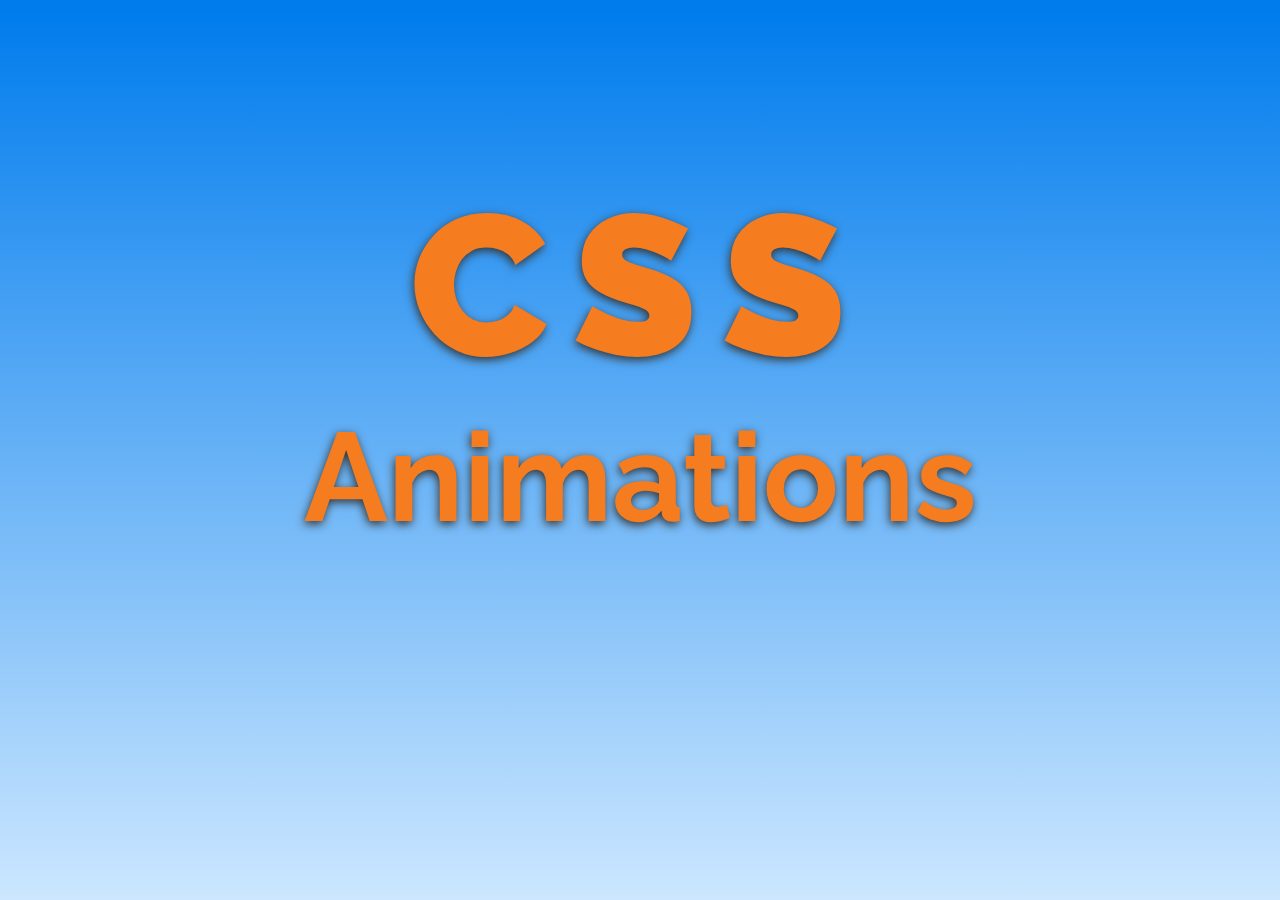
<file: index.html>
<!DOCTYPE html>
<html lang="en">
  <head>
    <meta charset="utf-8" />
    <meta http-equiv="X-UA-Compatible" content="IE=edge,chrome=1" />
    <title>CSS Animations</title>
    <meta
      name="description"
      content="All the CSS Animations that I learned during a course on Udemy and more."
    />
    <meta name="author" content="Dmytro Kovalenko" />
    <meta name="viewport" content="width=device-width" />
    <link rel="icon" type="image/png" href="" width=32px>
    <link rel="stylesheet" href="css/main.css" />
    <link rel="stylesheet" href="css/sky-animation.css" />
    <link
      rel="stylesheet"
      href="https://fonts.googleapis.com/css?family=Raleway:400,100,200,300,500,600,800,700,900"
    />
  </head>
  <body>
    <main class="sky-amination">
      <div class="home-page clouds">
        <div class="main-page-content">
          <h1 class="title">
            <span class="css">CSS</span> Animations
          </h1>
          <a class="button" href="pages/hovers-buttons.html">
            Check it out!
            <span></span><span></span><span></span>
          </a>
        </div>
      </div>
    </main>
    <canvas className="favicon-animation" width=32 height=32 hidden></canvas>
    <script src="js/favicon-animation.js"></script>
  </body>
</html>
</file>
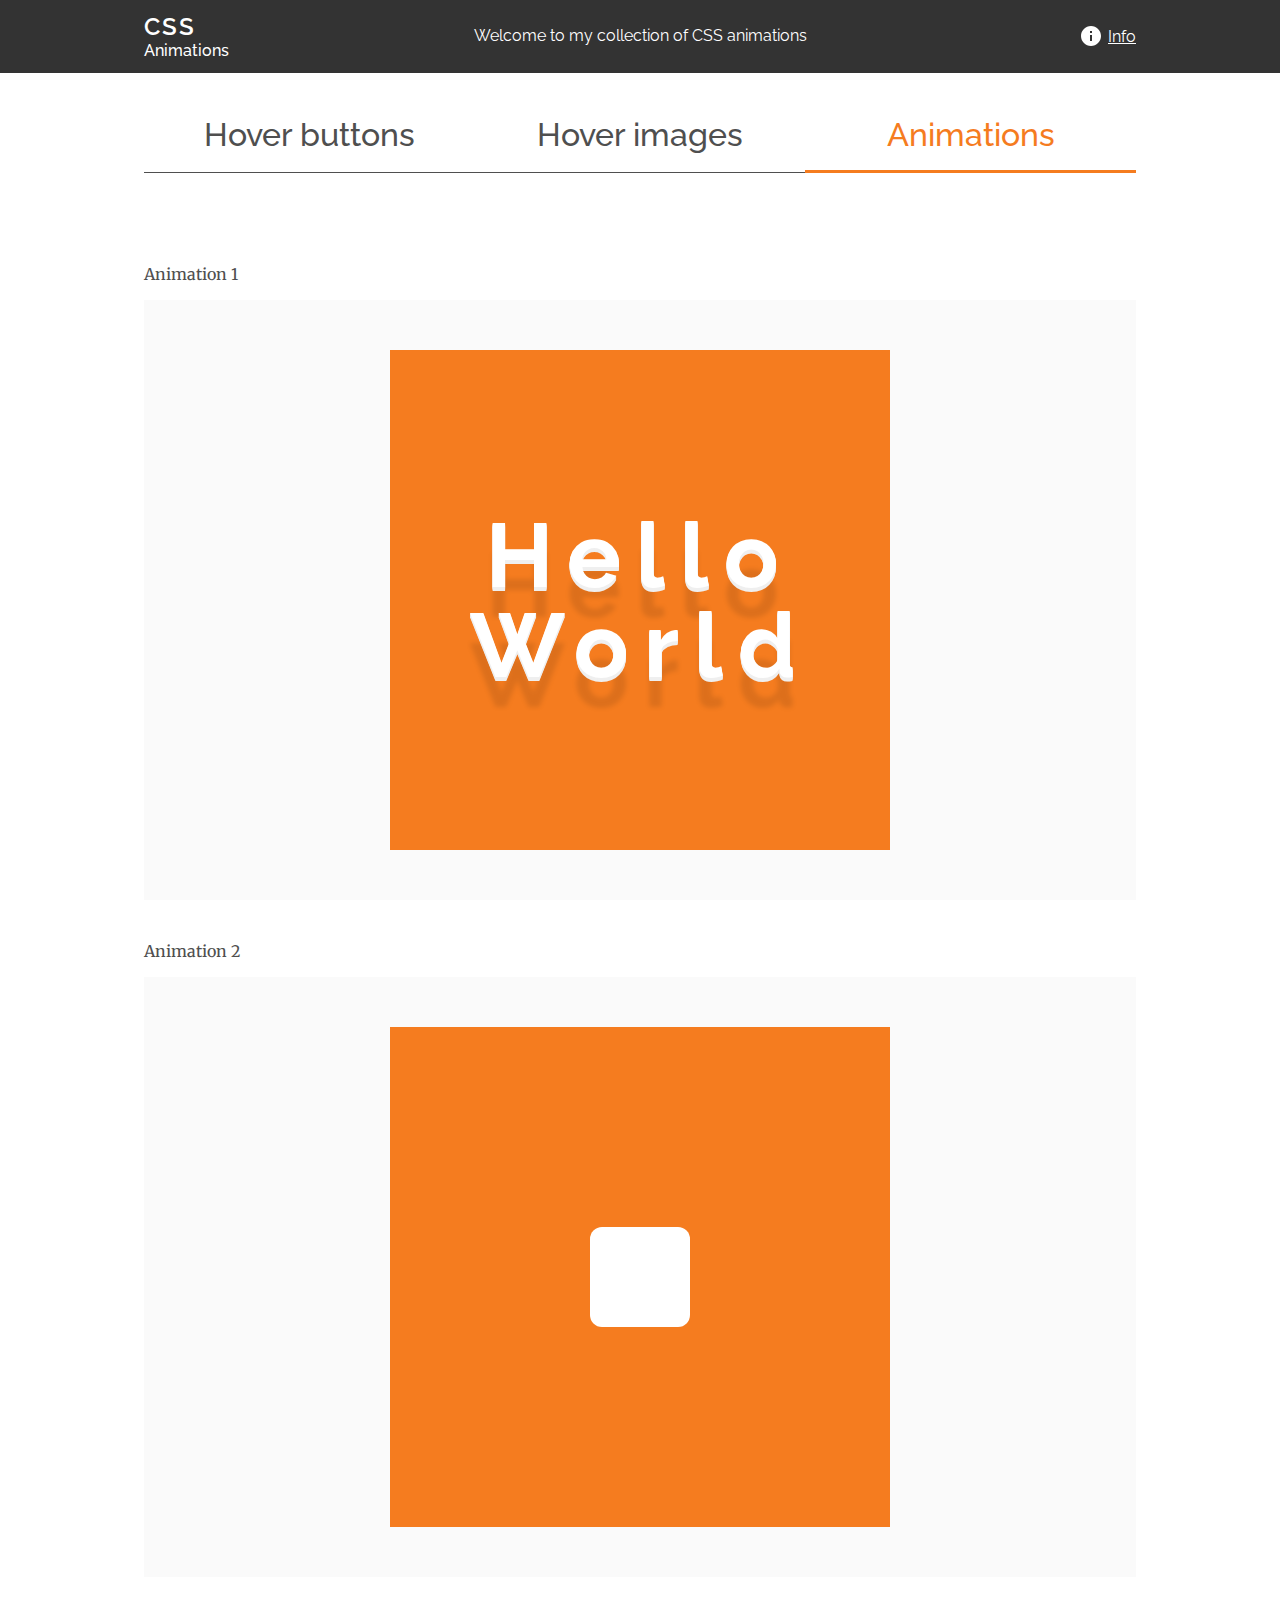
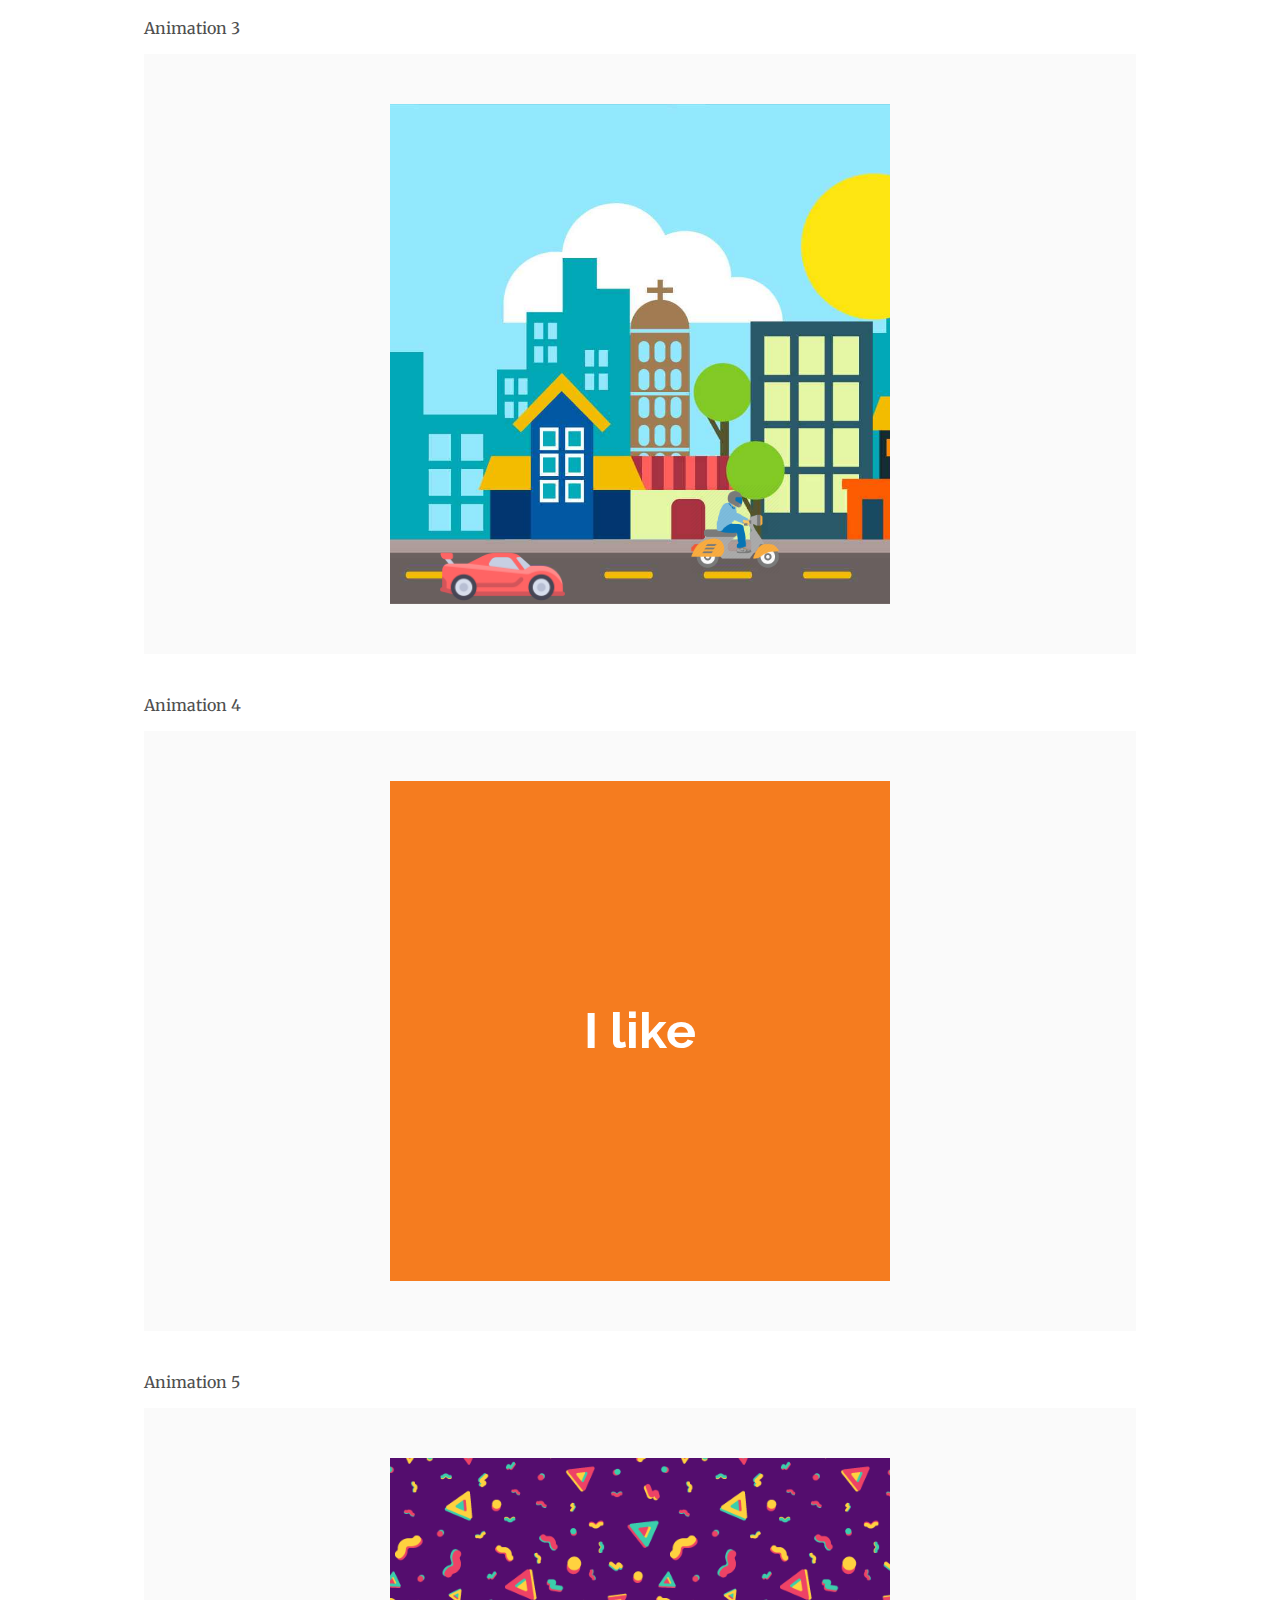
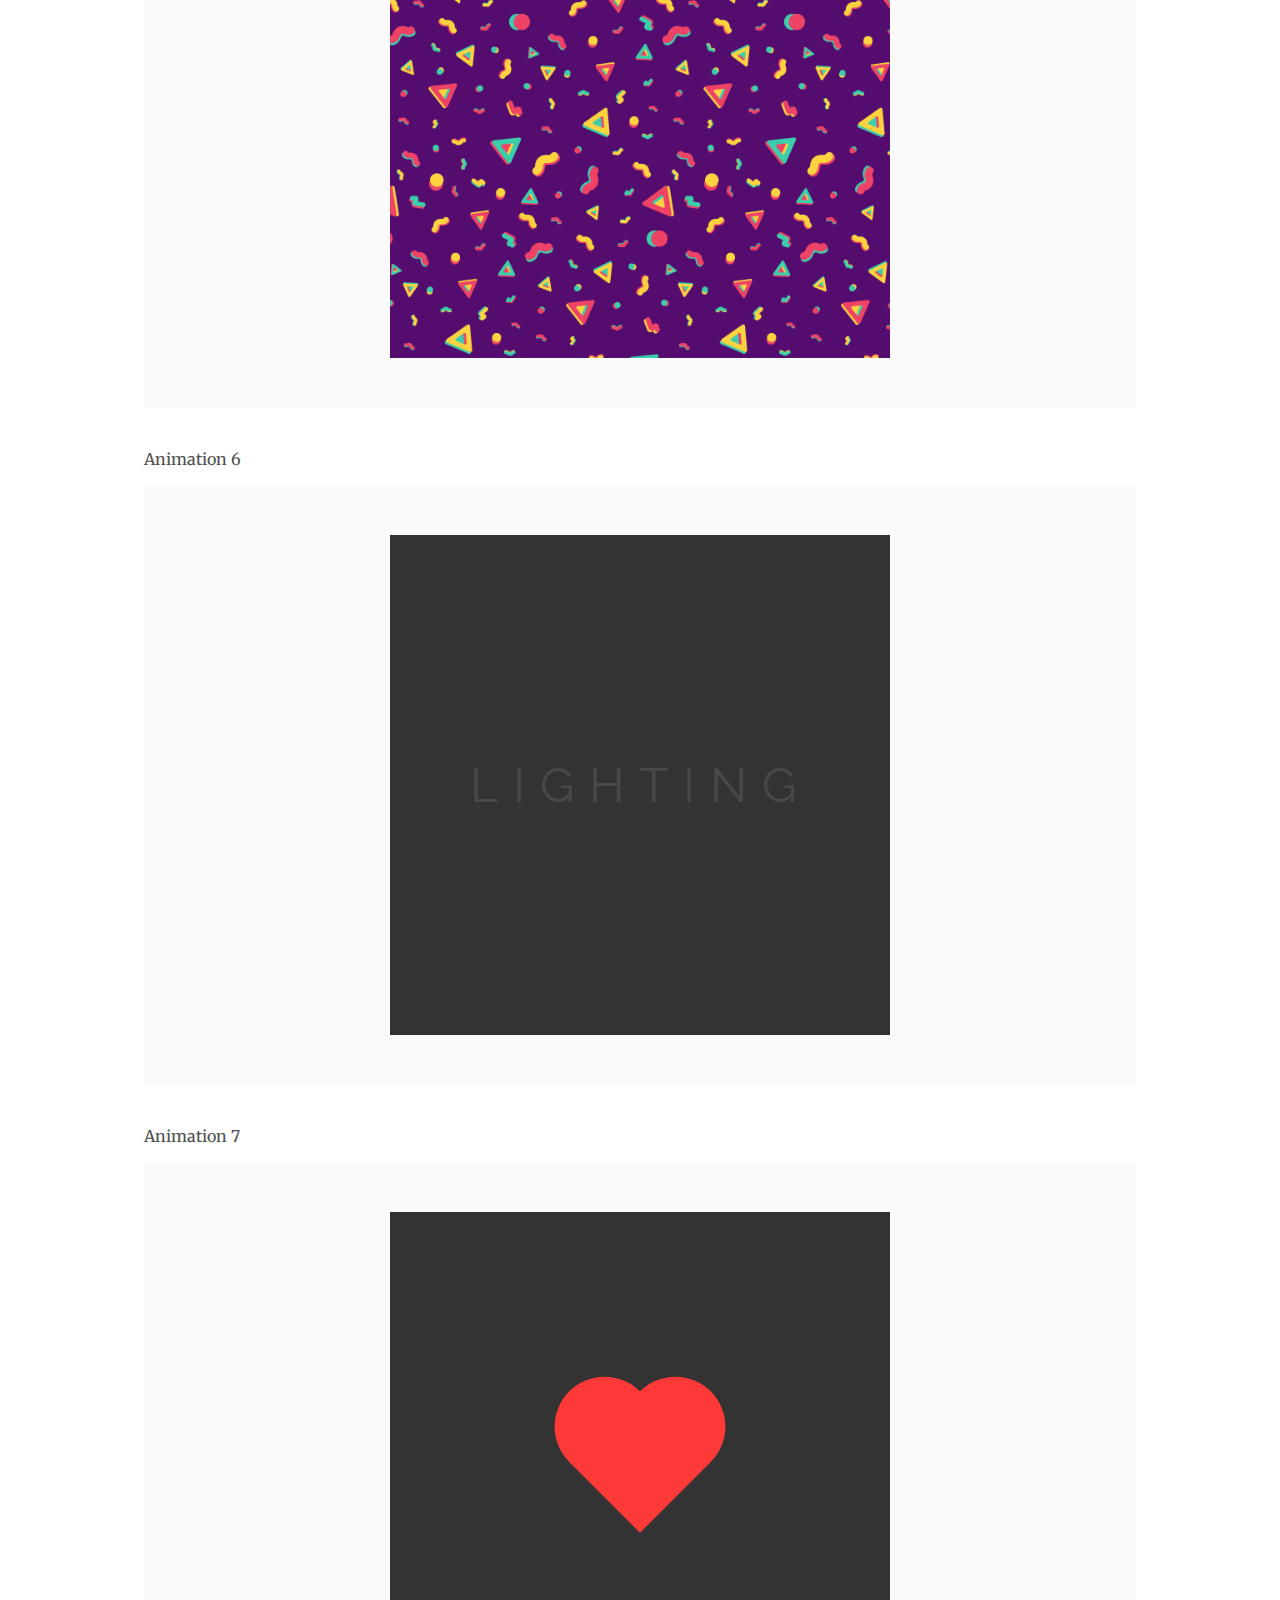
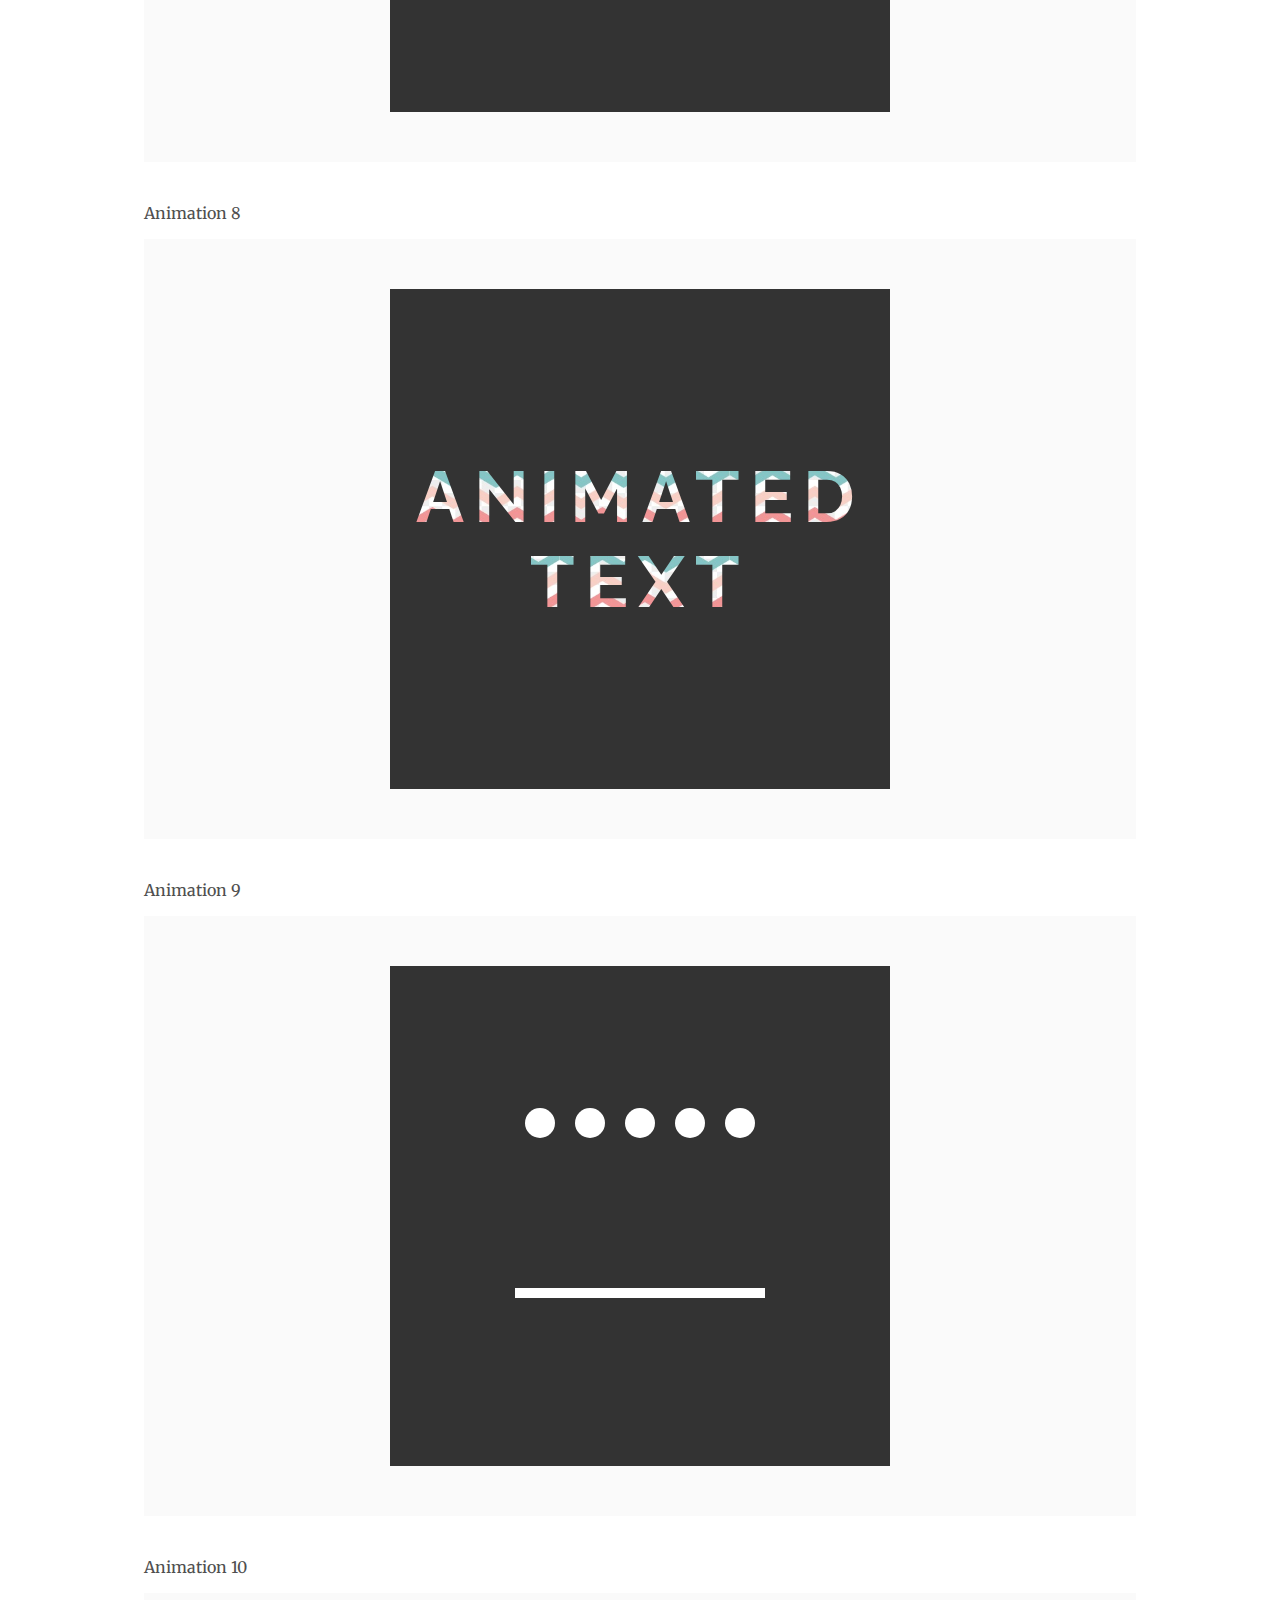
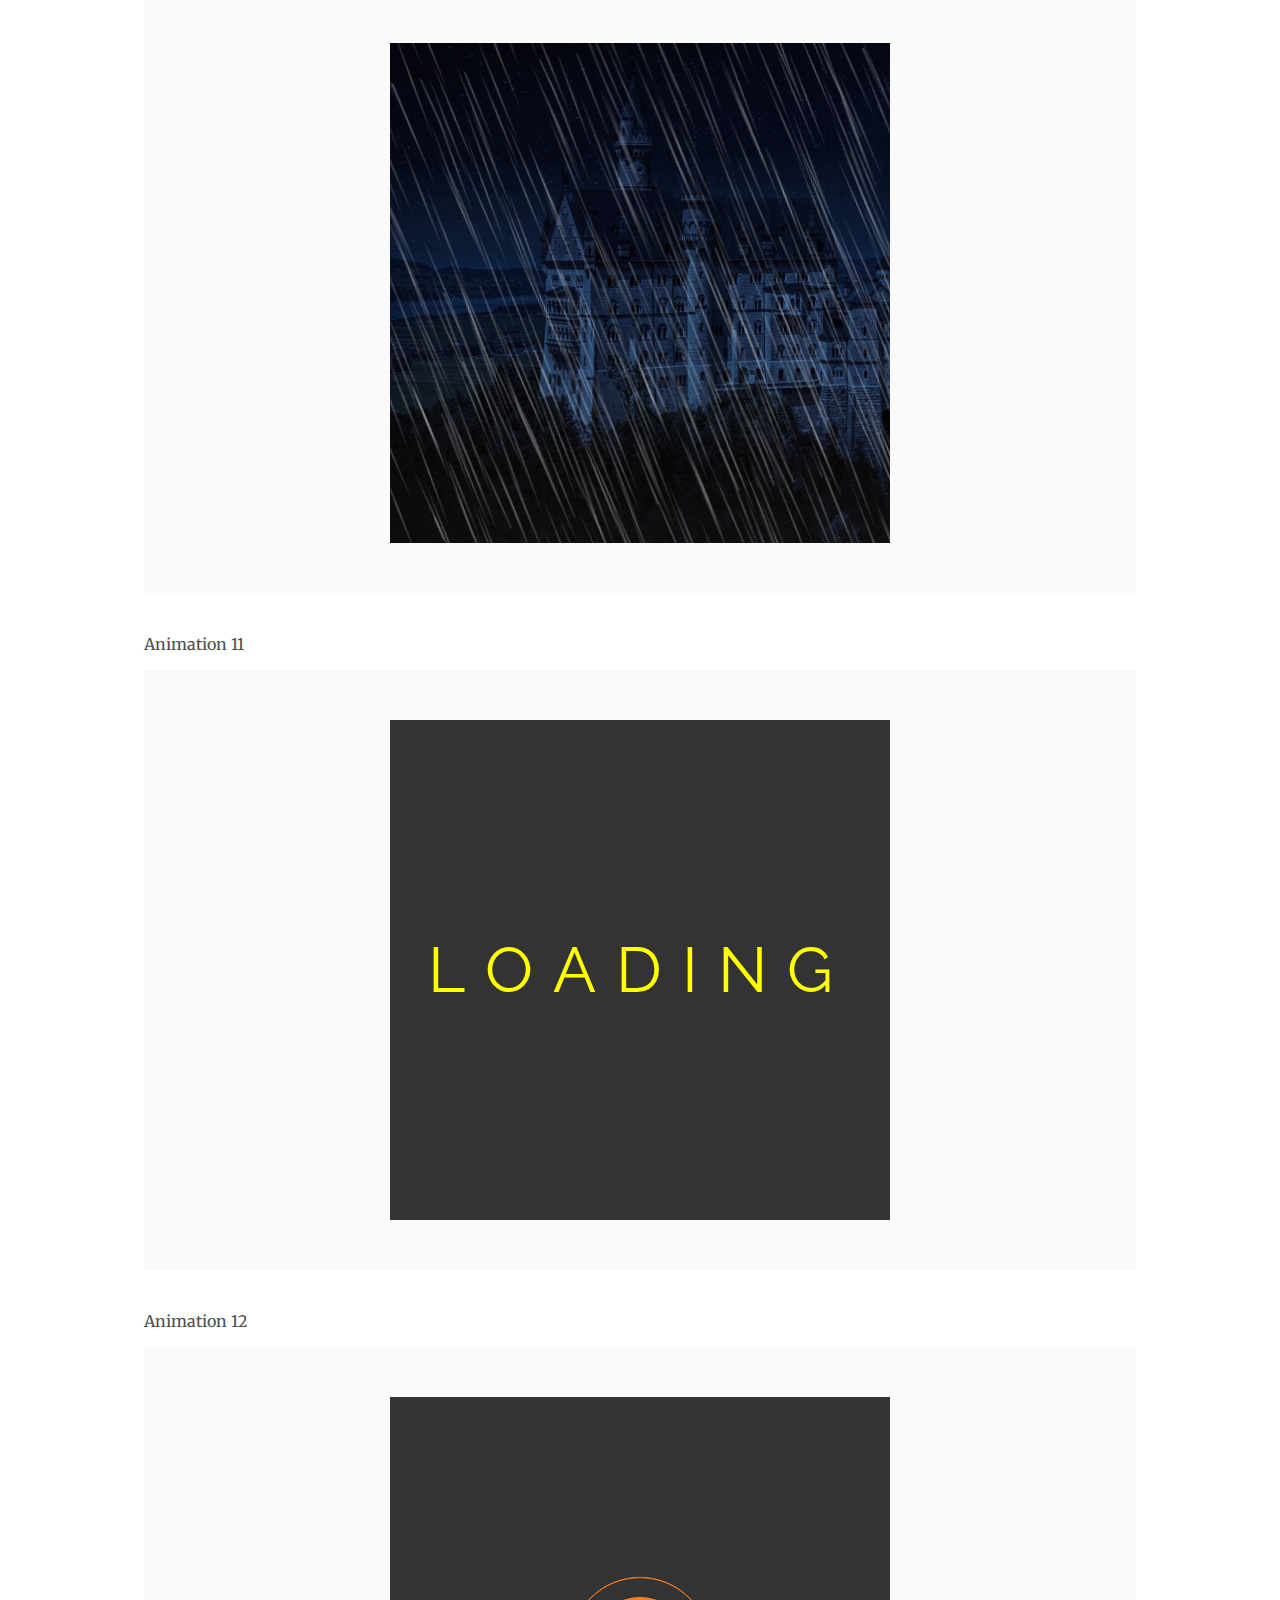
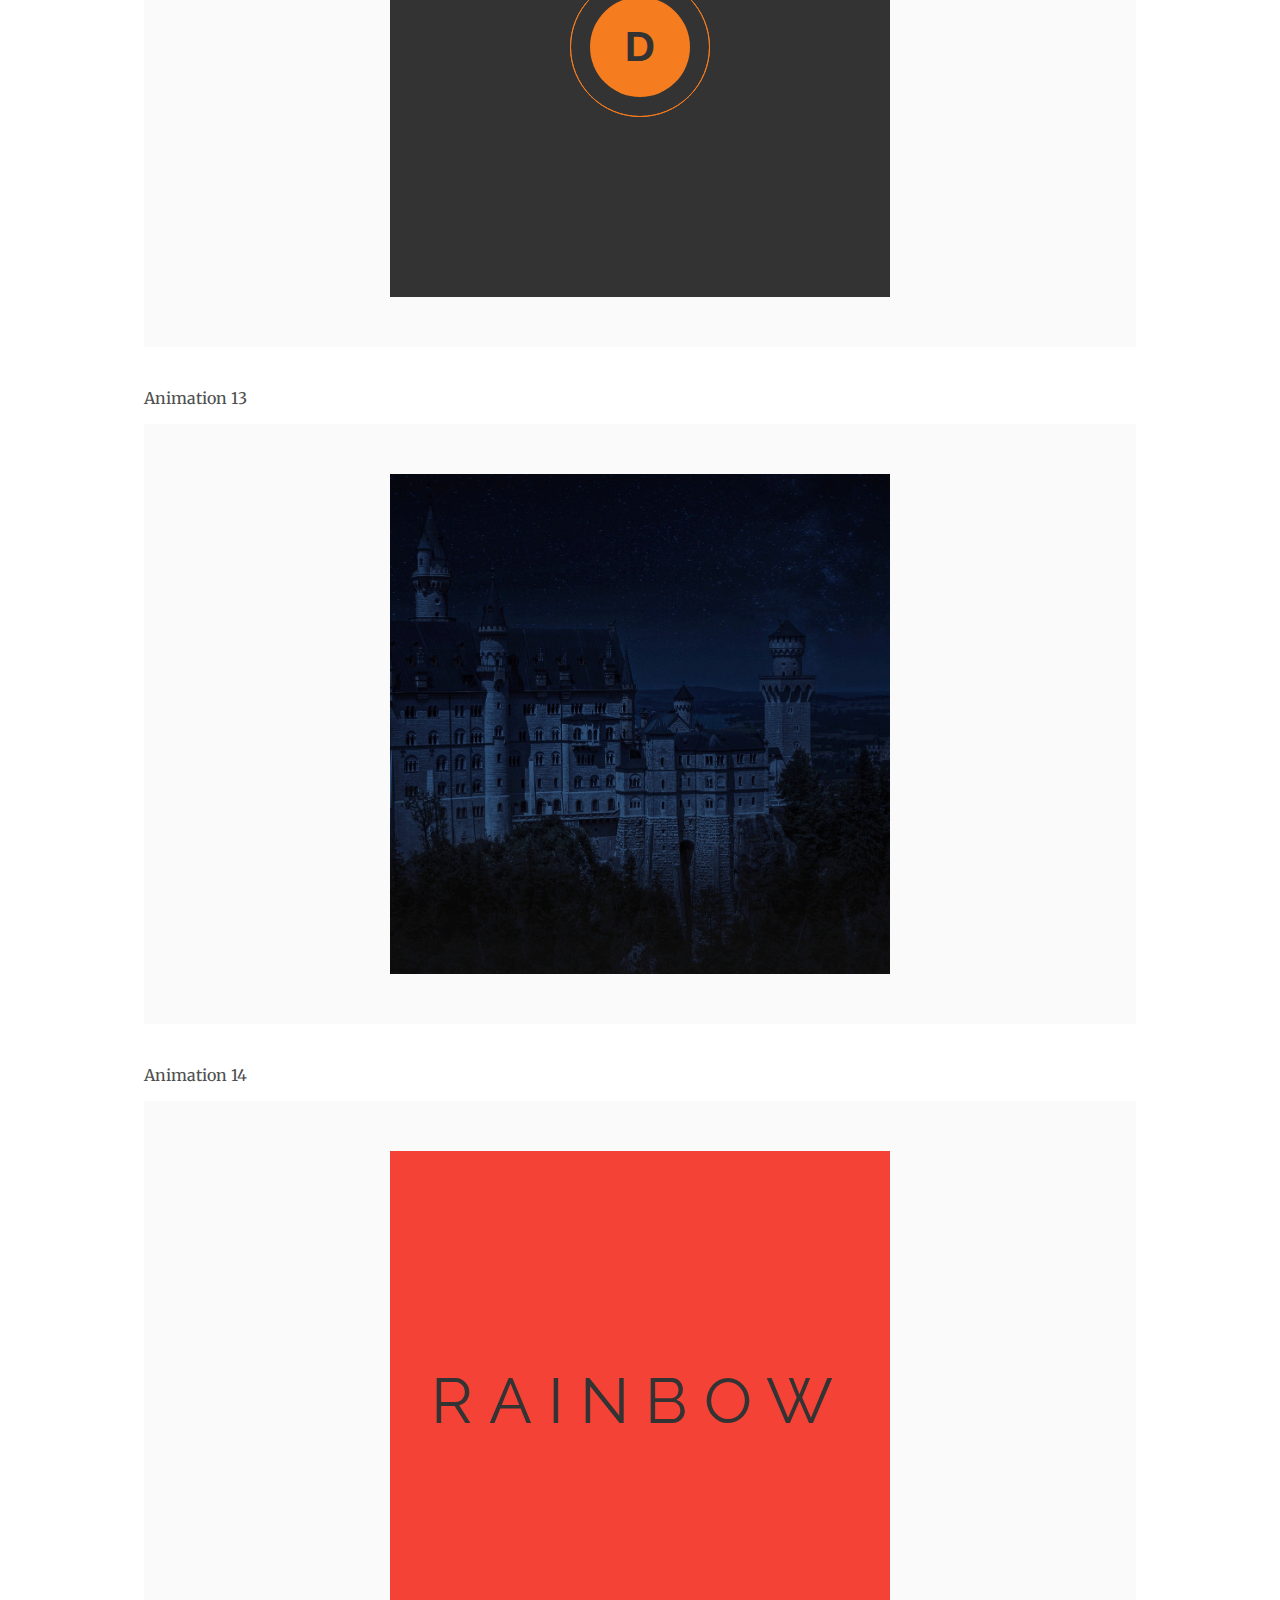
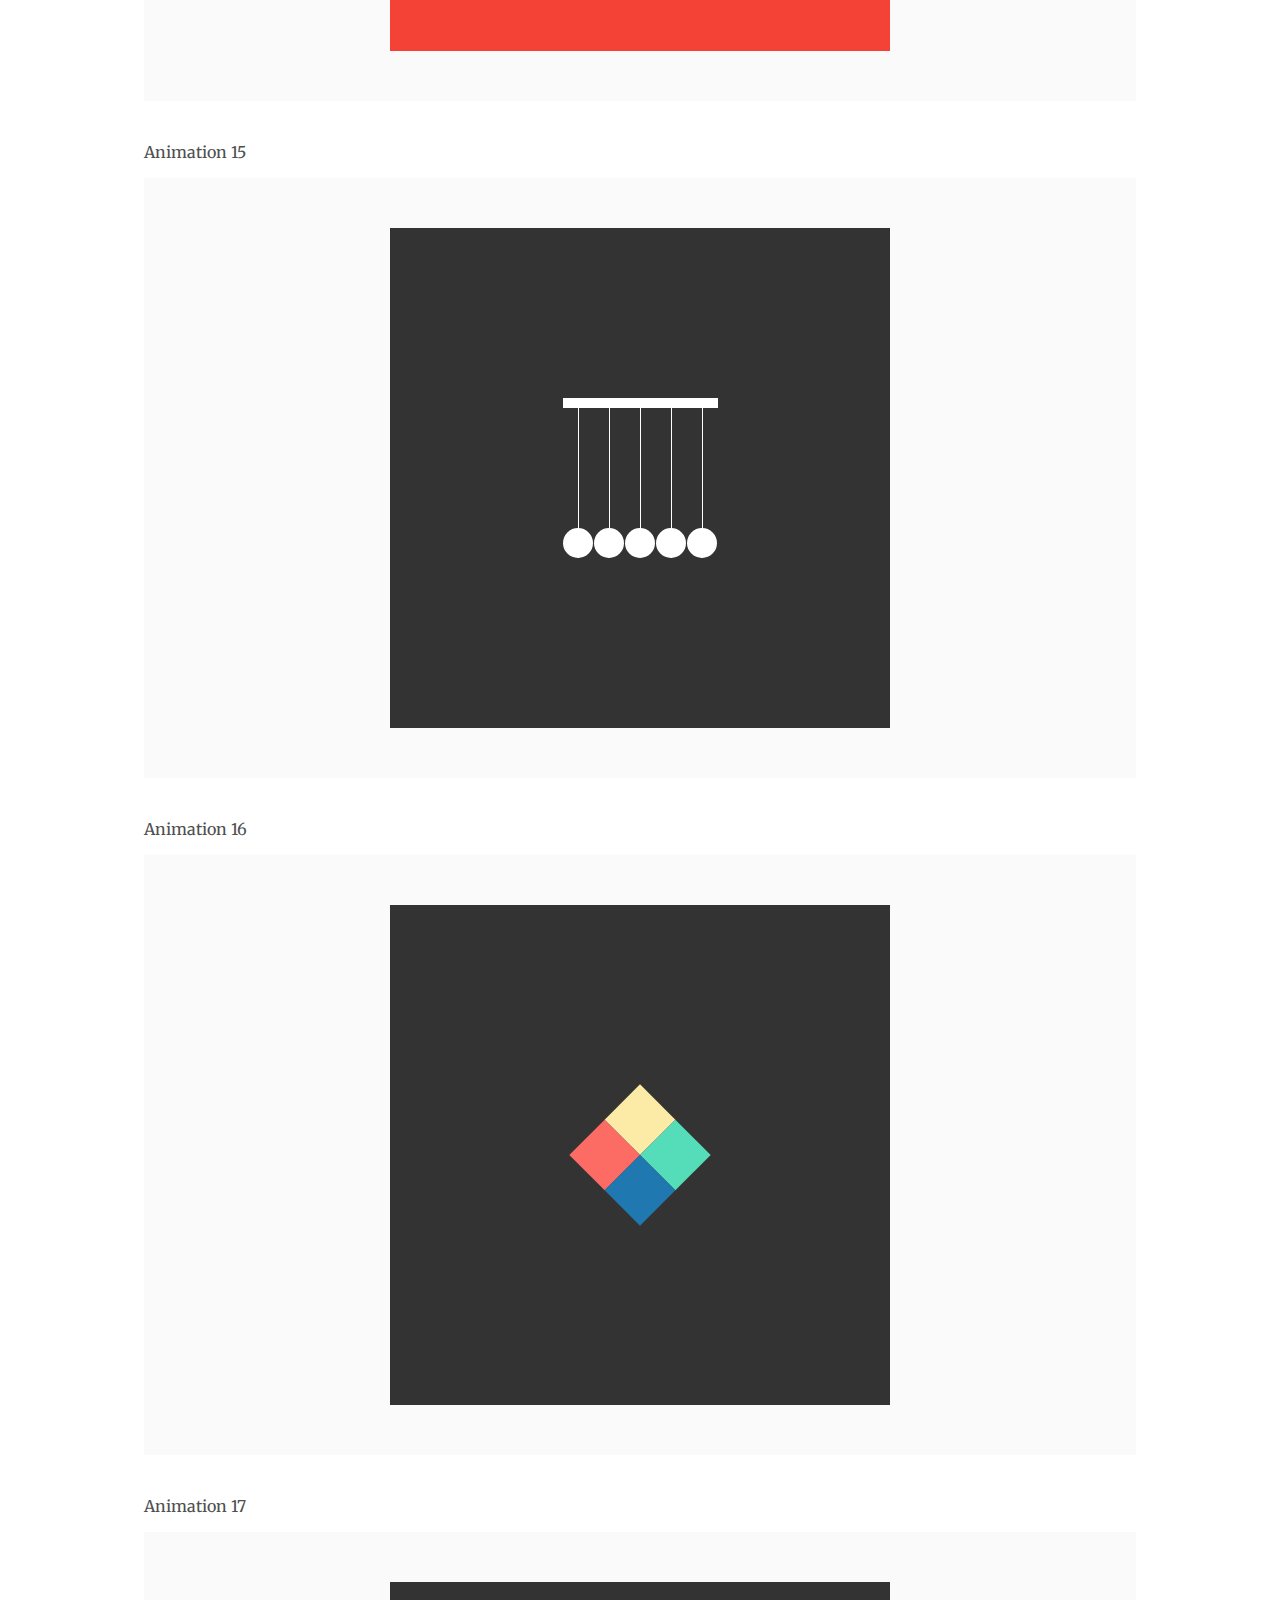
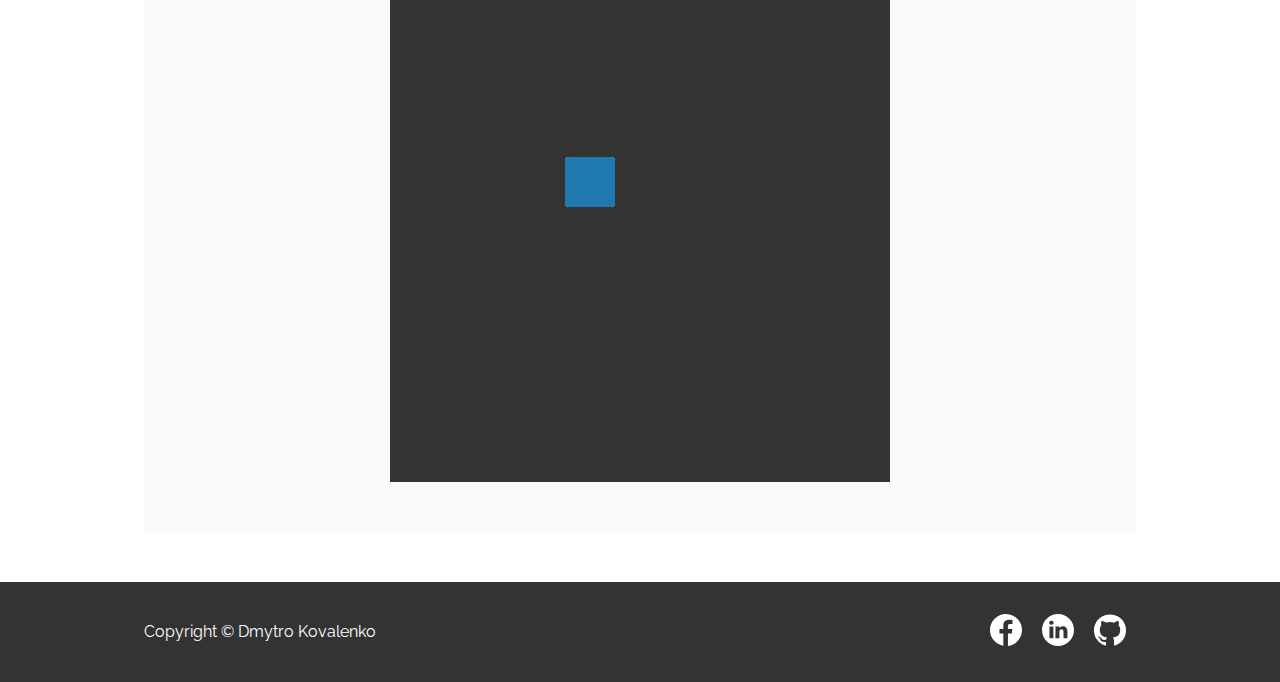
<file: pages/animations.html>
<!DOCTYPE html>
<html lang="en">
  <head>
    <meta charset="utf-8" />
    <meta http-equiv="X-UA-Compatible" content="IE=edge,chrome=1" />
    <title>CSS Animations - Animations</title>
    <meta
      name="description"
      content="All the CSS Animations that I learned during a course on Udemy and more."
    />
    <meta name="author" content="Dmytro Kovalenko" />
    <meta name="viewport" content="width=device-width" />
    <link rel="icon" type="image/png" href="" width=32px>
    <link rel="stylesheet" href="../css/main.css" />
    <link rel="stylesheet" href="../css/header.css" />
    <link rel="stylesheet" href="../css/navigation.css" />
    <link rel="stylesheet" href="../css/footer.css" />
    <link rel="stylesheet" href="../css/animations.css" />
    <link
      rel="stylesheet"
      href="https://fonts.googleapis.com/css?family=Raleway:400,100,200,300,500,600,800,700,900"
    />
    <link
      rel="stylesheet"
      href="https://fonts.googleapis.com/css?family=Merriweather:400,100,200,300,500,600,800,700,900"
    />
  </head>

  <body>
    <header class="header">
      <div class="page-width">
        <div class="header-content">
          <a class="header-title" href="hovers-buttons.html">
            <div class="css">CSS</div>
            <div class="animation">Animations</div>
          </a>
          <p class="header-text">
            Welcome to my collection of CSS animations
          </p>
          <a class="header-info" href="info.html">
            <svg
              height="24"
              viewBox="0 0 24 24"
              width="24"
              class="header-info-icon"
            >
              <path d="M0 0h24v24H0z" fill="none" />
              <path d="M12 2C6.48 2 2 6.48 2 12s4.48 10 10 10 10-4.48 10-10S17.52 2 12 2zm1 15h-2v-6h2v6zm0-8h-2V7h2v2z"/>
            </svg>
            <span>Info</span>
          </a>
        </div>
      </div>
    </header>

    <main class="page-wrapper page-width page-height">
      <nav class="navigation">
        <ul class="navigation-container">
          <li class="navigation-item">
            <a href="hovers-buttons.html" class="buttons">Hover buttons</a>
          </li>
          <li class="navigation-item">
            <a href="hovers-images.html" class="images">Hover images</a>
          </li>
          <li class="navigation-item active">
            <a href="animations.html" class="animations">Animations</a>
          </li>
        </ul>
      </nav>

      <section class="content">
        <section class="effect-wrapper">
          <h3 class="effect-title">Animation 1</h3>

          <div class="background">
            <div class="container animation-1">
              <h1>
                Hello <br />
                World
              </h1>
            </div>
          </div>
        </section>

        <section class="effect-wrapper">
          <h3 class="effect-title">Animation 2</h3>

          <div class="background">
            <div class="container animation-2">
              <div class="loading"></div>
            </div>
          </div>
        </section>

        <section class="effect-wrapper">
          <h3 class="effect-title">Animation 3</h3>

          <div class="background">
            <div class="container animation-3">
              <div class="car"></div>
              <div class="motorbike"></div>
            </div>
          </div>
        </section>

        <section class="effect-wrapper">
          <h3 class="effect-title">Animation 4</h3>

          <div class="background">
            <div class="container animation-4">
              <h1>
                I like <br />
                <span></span>
              </h1>
            </div>
          </div>
        </section>

        <section class="effect-wrapper">
          <h3 class="effect-title">Animation 5</h3>

          <div class="background">
            <div class="container animation-5"></div>
          </div>
        </section>

        <section class="effect-wrapper">
          <h3 class="effect-title">Animation 6</h3>

          <div class="background">
            <div class="container animation-6">
              <ul class="text-wrapper">
                <li>L</li>
                <li>I</li>
                <li>G</li>
                <li>H</li>
                <li>T</li>
                <li>I</li>
                <li>N</li>
                <li>G</li>
              </ul>
            </div>
          </div>
        </section>

        <section class="effect-wrapper">
          <h3 class="effect-title">Animation 7</h3>

          <div class="background">
            <div class="container animation-7">
              <div class="heart"></div>
            </div>
          </div>
        </section>

        <section class="effect-wrapper">
          <h3 class="effect-title">Animation 8</h3>

          <div class="background">
            <div class="container animation-8">
              <h1>Animated text</h1>
            </div>
          </div>
        </section>

        <section class="effect-wrapper">
          <h3 class="effect-title">Animation 9</h3>

          <div class="background">
            <div class="container animation-9">
              <ul class="dots-container">
                <li></li>
                <li></li>
                <li></li>
                <li></li>
                <li></li>
              </ul>
            </div>
          </div>
        </section>

        <section class="effect-wrapper">
          <h3 class="effect-title">Animation 10</h3>

          <div class="background">
            <div class="container animation-10">
              <div class="rain"></div>
            </div>
          </div>
        </section>

        <section class="effect-wrapper">
          <h3 class="effect-title">Animation 11</h3>

          <div class="background">
            <div class="container animation-11">
              <ul class="text-container">
                <li>L</li>
                <li>O</li>
                <li>A</li>
                <li>D</li>
                <li>I</li>
                <li>N</li>
                <li>G</li>
              </ul>
            </div>
          </div>
        </section>

        <section class="effect-wrapper">
          <h3 class="effect-title">Animation 12</h3>

          <div class="background">
            <div class="container animation-12">
              <div class="pulse">D</div>
            </div>
          </div>
        </section>

        <section class="effect-wrapper">
          <h3 class="effect-title">Animation 13</h3>

          <div class="background">
            <div class="container animation-13">
              <div class="slider"></div>
            </div>
          </div>
        </section>

        <section class="effect-wrapper">
          <h3 class="effect-title">Animation 14</h3>

          <div class="background">
            <div class="container animation-14">
              <div class="colors">Rainbow</div>
            </div>
          </div>
        </section>

        <section class="effect-wrapper">
          <h3 class="effect-title">Animation 15</h3>

          <div class="background">
            <div class="container animation-15">
              <div class="cradle">
                <span></span>
                <span></span>
                <span></span>
                <span></span>
                <span></span>
              </div>
            </div>
          </div>
        </section>

        <section class="effect-wrapper">
          <h3 class="effect-title">Animation 16</h3>

          <div class="background">
            <div class="container animation-16">
              <div class="wrapper">
                <span></span>
                <span></span>
                <span></span>
                <span></span>
              </div>
            </div>
          </div>
        </section>

        <section class="effect-wrapper">
          <h3 class="effect-title">Animation 17</h3>

          <div class="background">
            <div class="container animation-17">
              <div class="wrapper">
                <span></span>
                <span></span>
                <span></span>
              </div>
            </div>
          </div>
        </section>
      </section>
    </main>

    <footer class="footer">
      <div class="footer-content page-width">
        <div class="footer-copyright">Copyright © Dmytro Kovalenko</div>
        <ul class="footer-icons-container">
          <li class="social-media-item">
            <a target="_blank" href="https://www.facebook.com/dmytro.kovalenko.1004">
              <svg width="32px" height="32px" viewBox="0 0 167.657 167.657" fill="white">
              <g>
                <path d="M83.829,0.349C37.532,0.349,0,37.881,0,84.178c0,41.523,30.222,75.911,69.848,82.57v-65.081H49.626
                  v-23.42h20.222V60.978c0-20.037,12.238-30.956,30.115-30.956c8.562,0,15.92,0.638,18.056,0.919v20.944l-12.399,0.006
                  c-9.72,0-11.594,4.618-11.594,11.397v14.947h23.193l-3.025,23.42H94.026v65.653c41.476-5.048,73.631-40.312,73.631-83.154
                  C167.657,37.881,130.125,0.349,83.829,0.349z"/>
              </g>
              </svg>
              
            </a>
          </li>
          <li class="social-media-item">
            <a target="_blank" href="https://www.linkedin.com/in/kovalenkodmytro">
              <svg width="32px" height="32px" viewBox="0 0 512 512" fill="white">
                <path d="m256 0c-141.363281 0-256 114.636719-256 256s114.636719 256 256 256 256-114.636719
                  256-256-114.636719-256-256-256zm-74.390625 387h-62.347656v-187.574219h62.347656zm-31.171875-213.1875h-.40625c-20.921875
                  0-34.453125-14.402344-34.453125-32.402344 0-18.40625 13.945313-32.410156 35.273437-32.410156 21.328126 0 34.453126
                  14.003906 34.859376 32.410156 0 18-13.53125 32.402344-35.273438 32.402344zm255.984375
                  213.1875h-62.339844v-100.347656c0-25.21875-9.027343-42.417969-31.585937-42.417969-17.222656 0-27.480469
                  11.601563-31.988282 22.800781-1.648437 4.007813-2.050781 9.609375-2.050781 15.214844v104.75h-62.34375s.816407-169.976562
                  0-187.574219h62.34375v26.558594c8.285157-12.78125 23.109375-30.960937 56.1875-30.960937 41.019531 0 71.777344 26.808593
                  71.777344 84.421874zm0 0"/>
              </svg>
            </a>
          </li>
          <li class="social-media-item">
            <a target="_blank" href="https://github.com/KovDimaY">
              <svg width="32px" height="32px" viewBox="0 0 438.549 438.549" fill="white">
                <g>
                  <path d="M409.132,114.573c-19.608-33.596-46.205-60.194-79.798-79.8C295.736,15.166,259.057,5.365,219.271,5.365
                    c-39.781,0-76.472,9.804-110.063,29.408c-33.596,19.605-60.192,46.204-79.8,79.8C9.803,148.168,0,184.854,0,224.63
                    c0,47.78,13.94,90.745,41.827,128.906c27.884,38.164,63.906,64.572,108.063,79.227c5.14,0.954,8.945,0.283,11.419-1.996
                    c2.475-2.282,3.711-5.14,3.711-8.562c0-0.571-0.049-5.708-0.144-15.417c-0.098-9.709-0.144-18.179-0.144-25.406l-6.567,1.136
                    c-4.187,0.767-9.469,1.092-15.846,1c-6.374-0.089-12.991-0.757-19.842-1.999c-6.854-1.231-13.229-4.086-19.13-8.559
                    c-5.898-4.473-10.085-10.328-12.56-17.556l-2.855-6.57c-1.903-4.374-4.899-9.233-8.992-14.559
                    c-4.093-5.331-8.232-8.945-12.419-10.848l-1.999-1.431c-1.332-0.951-2.568-2.098-3.711-3.429c-1.142-1.331-1.997-2.663-2.568-3.997
                    c-0.572-1.335-0.098-2.43,1.427-3.289c1.525-0.859,4.281-1.276,8.28-1.276l5.708,0.853c3.807,0.763,8.516,3.042,14.133,6.851
                    c5.614,3.806,10.229,8.754,13.846,14.842c4.38,7.806,9.657,13.754,15.846,17.847c6.184,4.093,12.419,6.136,18.699,6.136
                    c6.28,0,11.704-0.476,16.274-1.423c4.565-0.952,8.848-2.383,12.847-4.285c1.713-12.758,6.377-22.559,13.988-29.41
                    c-10.848-1.14-20.601-2.857-29.264-5.14c-8.658-2.286-17.605-5.996-26.835-11.14c-9.235-5.137-16.896-11.516-22.985-19.126
                    c-6.09-7.614-11.088-17.61-14.987-29.979c-3.901-12.374-5.852-26.648-5.852-42.826c0-23.035,7.52-42.637,22.557-58.817
                    c-7.044-17.318-6.379-36.732,1.997-58.24c5.52-1.715,13.706-0.428,24.554,3.853c10.85,4.283,18.794,7.952,23.84,10.994
                    c5.046,3.041,9.089,5.618,12.135,7.708c17.705-4.947,35.976-7.421,54.818-7.421s37.117,2.474,54.823,7.421l10.849-6.849
                    c7.419-4.57,16.18-8.758,26.262-12.565c10.088-3.805,17.802-4.853,23.134-3.138c8.562,21.509,9.325,40.922,2.279,58.24
                    c15.036,16.18,22.559,35.787,22.559,58.817c0,16.178-1.958,30.497-5.853,42.966c-3.9,12.471-8.941,22.457-15.125,29.979
                    c-6.191,7.521-13.901,13.85-23.131,18.986c-9.232,5.14-18.182,8.85-26.84,11.136c-8.662,2.286-18.415,4.004-29.263,5.146
                    c9.894,8.562,14.842,22.077,14.842,40.539v60.237c0,3.422,1.19,6.279,3.572,8.562c2.379,2.279,6.136,2.95,11.276,1.995
                    c44.163-14.653,80.185-41.062,108.068-79.226c27.88-38.161,41.825-81.126,41.825-128.906
                    C438.536,184.851,428.728,148.168,409.132,114.573z"/>
                </g>
              </svg>
            </a>
          </li>
        </ul>
      </div>
    </footer>

    <canvas className="favicon-animation" width=32 height=32 hidden></canvas>
    <script src="../js/favicon-animation.js"></script>
  </body>
</html>
</file>
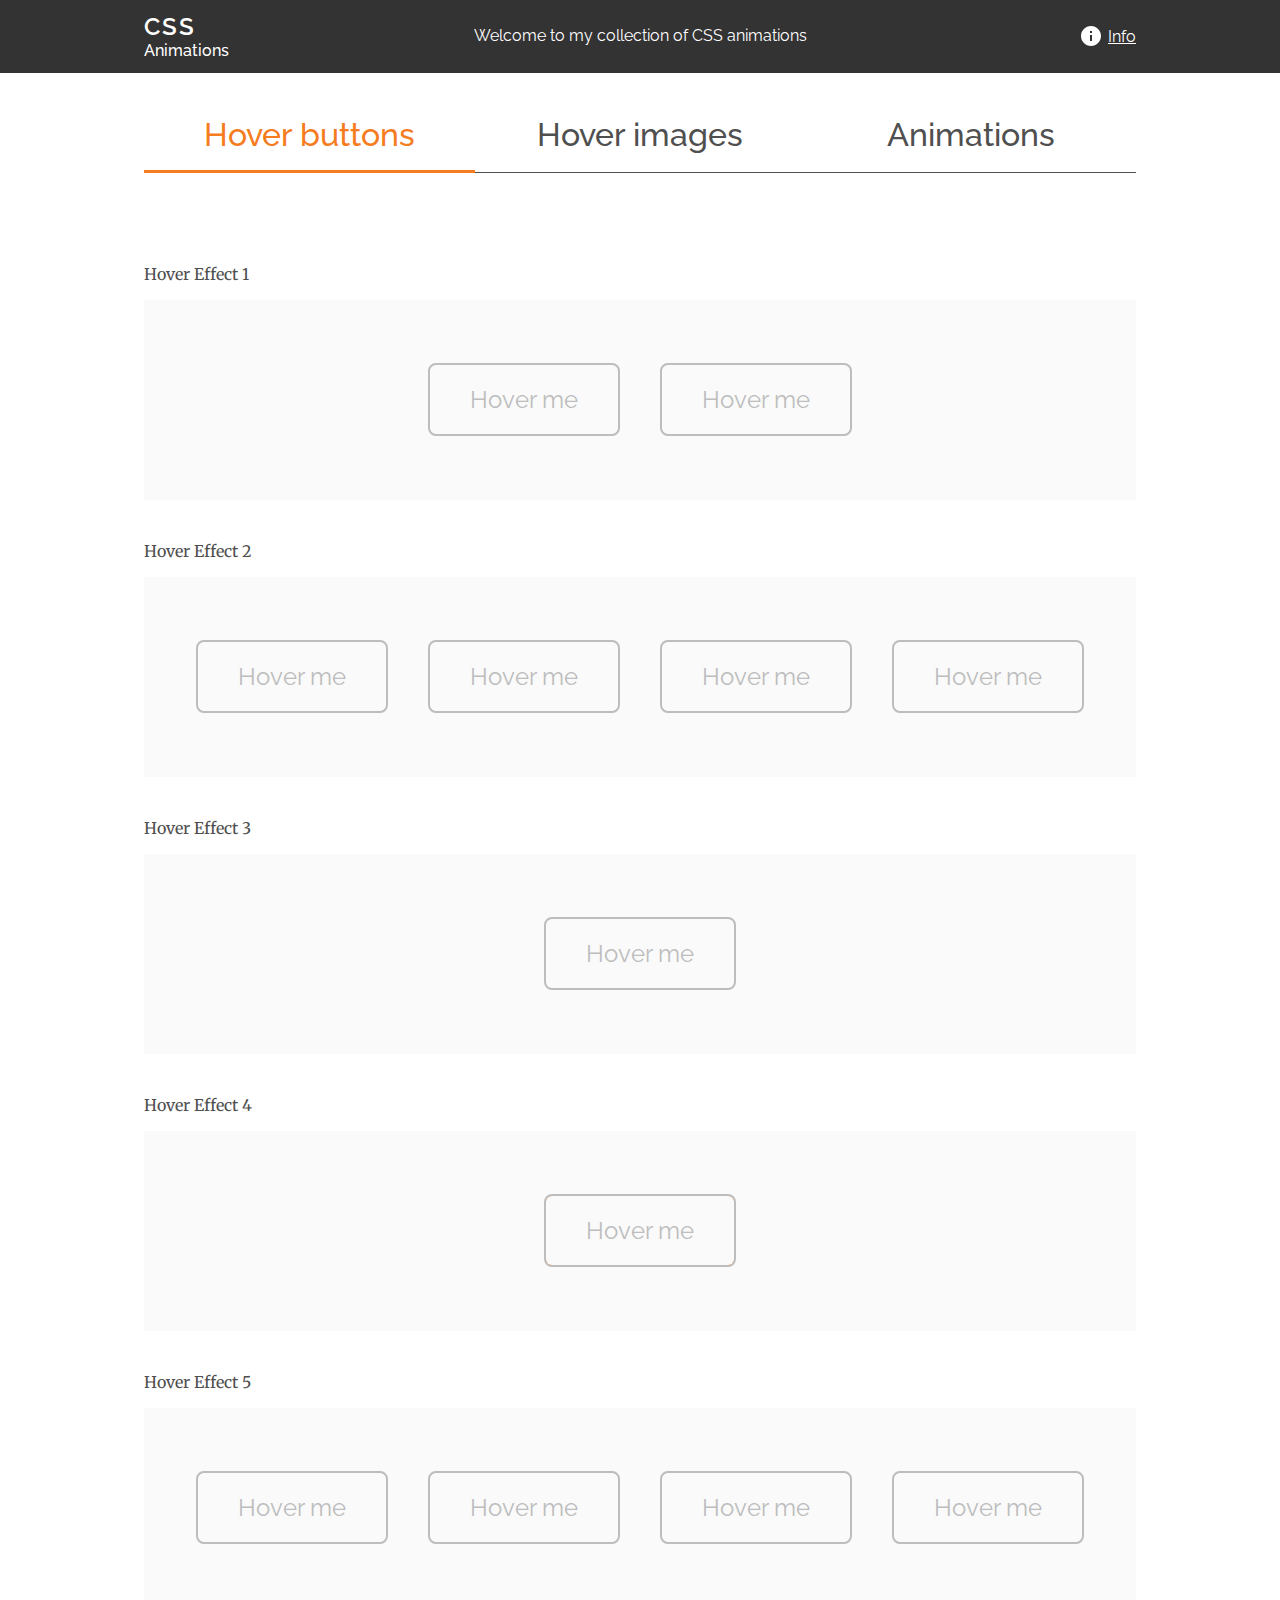
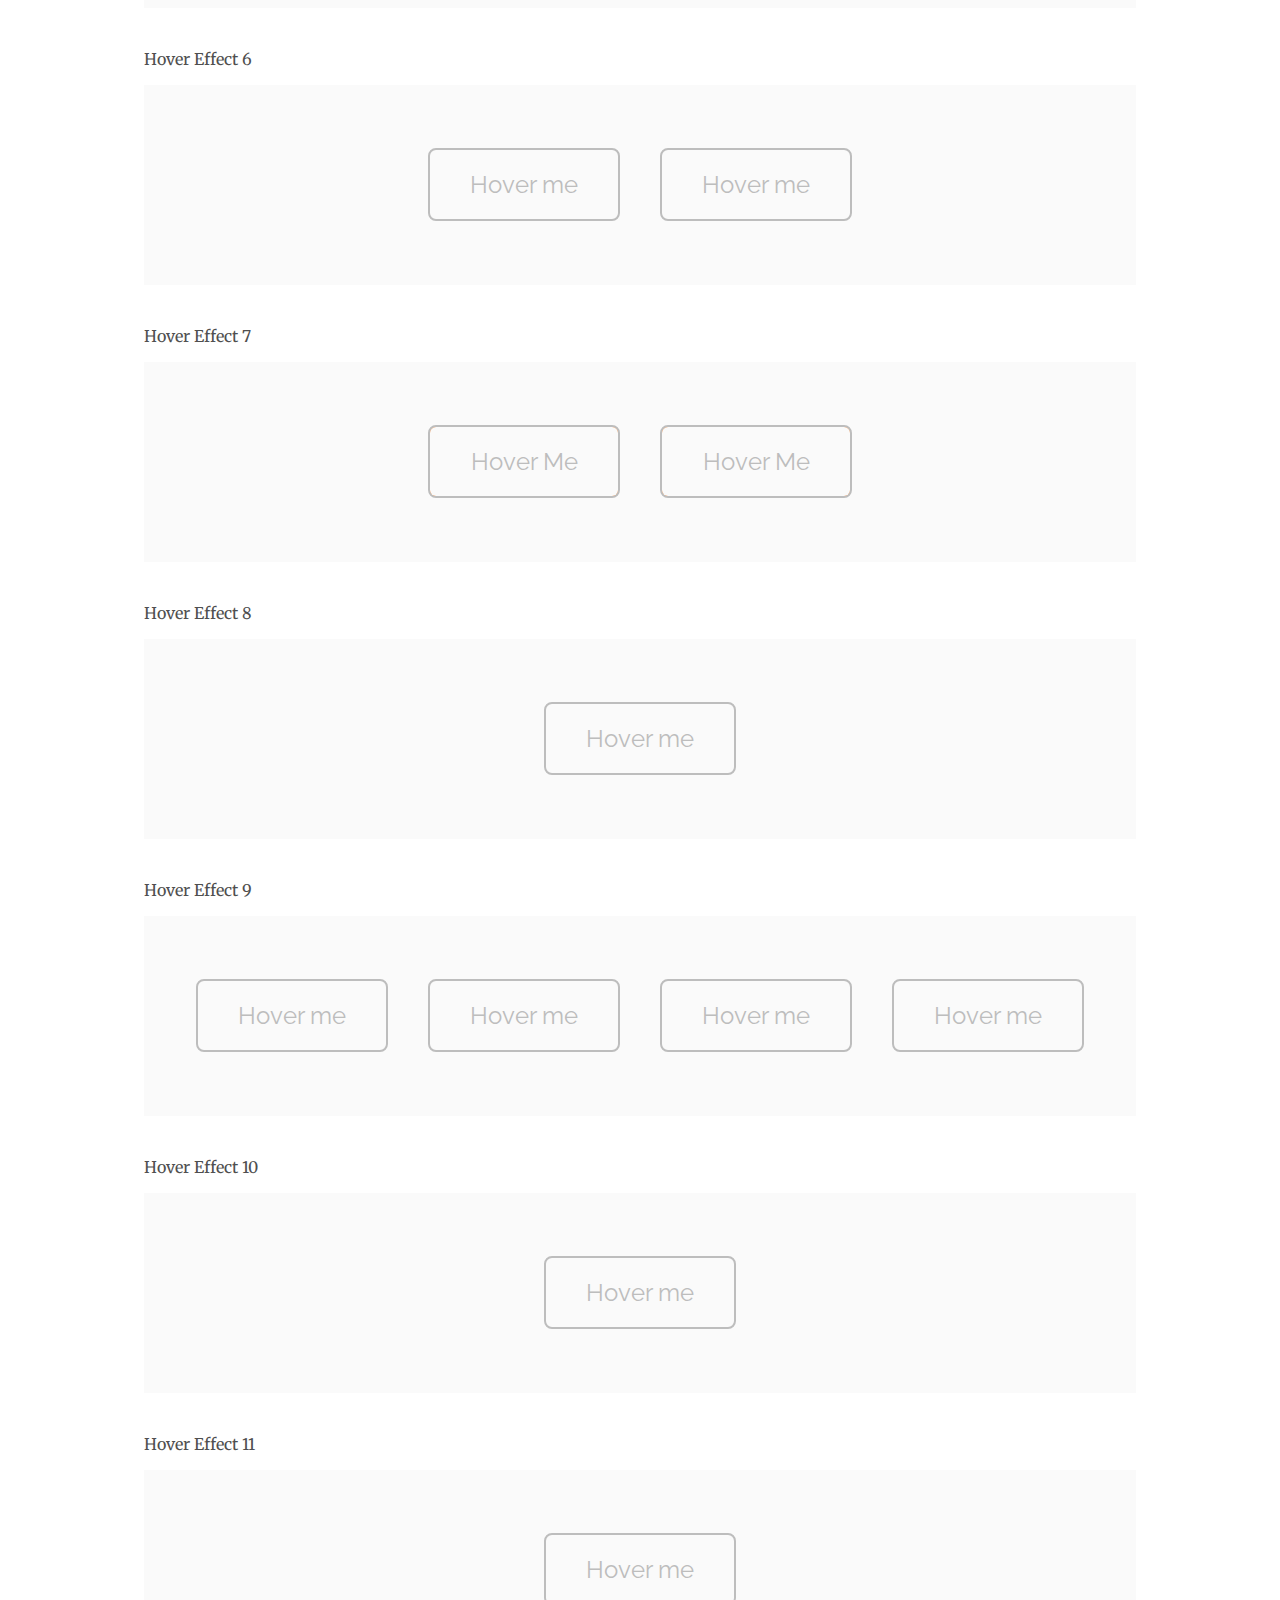
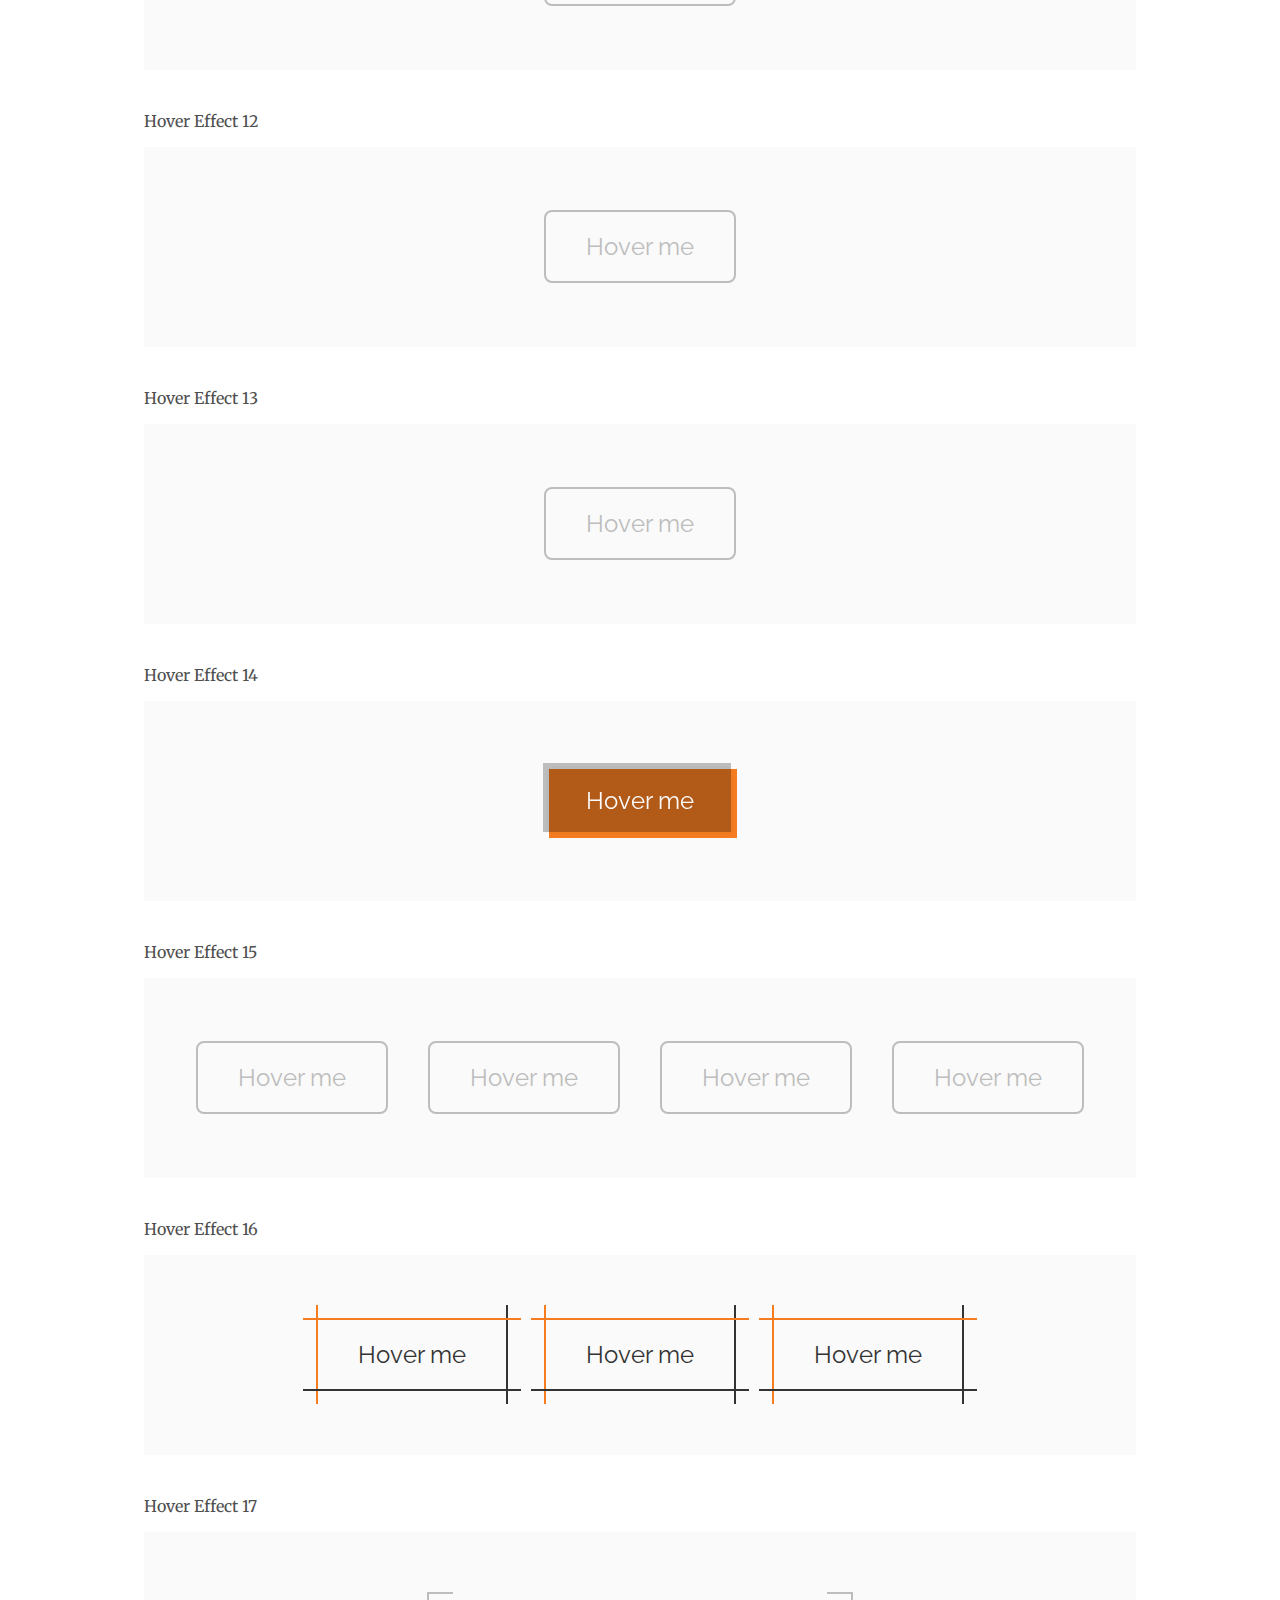
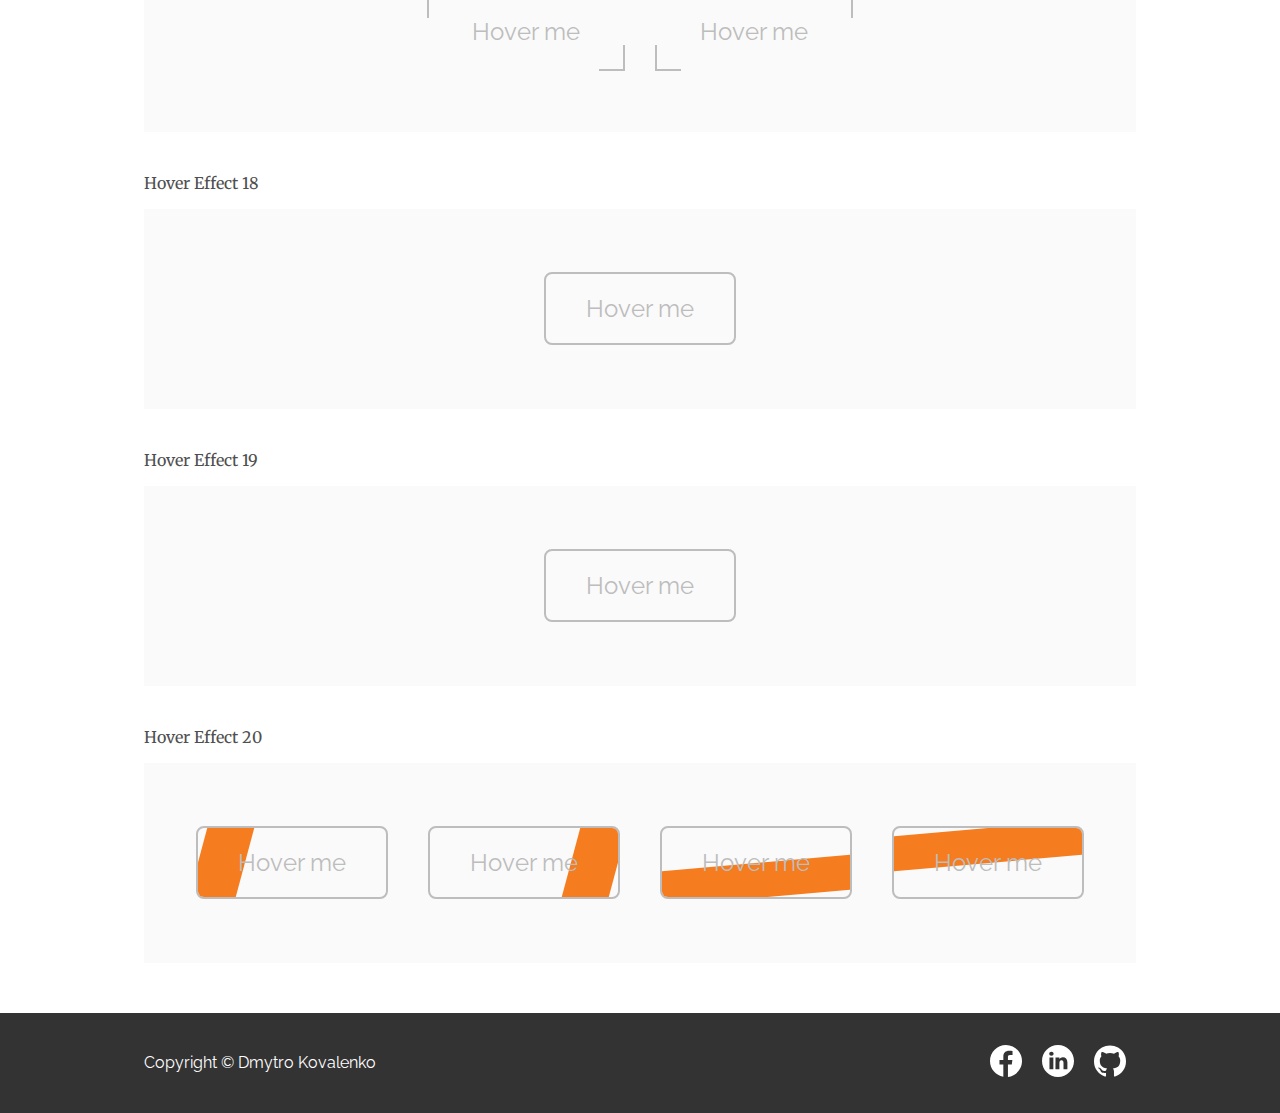
<file: pages/hovers-buttons.html>
<!DOCTYPE html>
<html lang="en">
  <head>
    <meta charset="utf-8" />
    <meta http-equiv="X-UA-Compatible" content="IE=edge,chrome=1" />
    <title>CSS Animations - Hovers</title>
    <meta
      name="description"
      content="All the CSS Animations that I learned during a course on Udemy and more."
    />
    <meta name="author" content="Dmytro Kovalenko" />
    <meta name="viewport" content="width=device-width" />
    <link rel="icon" type="image/png" href="" width=32px>
    <link rel="stylesheet" href="../css/main.css" />
    <link rel="stylesheet" href="../css/header.css" />
    <link rel="stylesheet" href="../css/navigation.css" />
    <link rel="stylesheet" href="../css/footer.css" />
    <link rel="stylesheet" href="../css/hovers-buttons.css" />
    <link
      rel="stylesheet"
      href="https://fonts.googleapis.com/css?family=Raleway:400,100,200,300,500,600,800,700,900"
    />
    <link
      rel="stylesheet"
      href="https://fonts.googleapis.com/css?family=Merriweather:400,100,200,300,500,600,800,700,900"
    />
  </head>
  
  <body>
    <header class="header">
      <div class="page-width">
        <div class="header-content">
          <a class="header-title" href="hovers-buttons.html">
            <div class="css">CSS</div>
            <div class="animation">Animations</div>
          </a>
          <p class="header-text">
            Welcome to my collection of CSS animations
          </p>
          <a class="header-info" href="info.html">
            <svg
              height="24"
              viewBox="0 0 24 24"
              width="24"
              class="header-info-icon"
            >
              <path d="M0 0h24v24H0z" fill="none" />
              <path d="M12 2C6.48 2 2 6.48 2 12s4.48 10 10 10 10-4.48 10-10S17.52 2 12 2zm1 15h-2v-6h2v6zm0-8h-2V7h2v2z"/>
            </svg>
            <span>Info</span>
          </a>
        </div>
      </div>
    </header>

    <main class="page-wrapper page-width page-height">
      <nav class="navigation">
        <ul class="navigation-container">
          <li class="navigation-item active">
            <a href="hovers-buttons.html" class="buttons">Hover buttons</a>
          </li>
          <li class="navigation-item">
            <a href="hovers-images.html" class="images">Hover images</a>
          </li>
          <li class="navigation-item">
            <a href="animations.html" class="animations">Animations</a>
          </li>
        </ul>
      </nav>

      <section class="content">
        <section class="effect-wrapper">
          <h3 class="effect-title">Hover Effect 1</h3>

          <ul class="examples-wrapper">
            <li class="example-item">
              <button class="button hover-1-1"> Hover me </button>
            </li>

            <li class="example-item">
              <button class="button hover-1-2"> Hover me </button>
            </li>
          </ul>
        </section>

        <section class="effect-wrapper">
          <h3 class="effect-title">Hover Effect 2</h3>

          <ul class="examples-wrapper">
            <li class="example-item">
              <button class="button hover-2-1"> Hover me </button>
            </li>

            <li class="example-item">
              <button class="button hover-2-2"> Hover me </button>
            </li>

            <li class="example-item">
              <button class="button hover-2-3"> Hover me </button>
            </li>

            <li class="example-item">
              <button class="button hover-2-4"> Hover me </button>
            </li>
          </ul>
        </section>

        <section class="effect-wrapper">
          <h3 class="effect-title">Hover Effect 3</h3>

          <ul class="examples-wrapper">
            <li class="example-item">
              <button class="button hover-3"> Hover me </button>
            </li>
          </ul>
        </section>

        <section class="effect-wrapper">
          <h3 class="effect-title">Hover Effect 4</h3>

          <ul class="examples-wrapper">
            <li class="example-item">
              <button class="button hover-4"> Hover me </button>
            </li>
          </ul>
        </section>

        <section class="effect-wrapper">
          <h3 class="effect-title">Hover Effect 5</h3>

          <ul class="examples-wrapper">
            <li class="example-item">
              <button class="button hover-5-1"> Hover me </button>
            </li>

            <li class="example-item">
              <button class="button hover-5-2"> Hover me </button>
            </li>

            <li class="example-item">
              <button class="button hover-5-3"> Hover me </button>
            </li>

            <li class="example-item">
              <button class="button hover-5-4"> Hover me </button>
            </li>
          </ul>
        </section>

        <section class="effect-wrapper">
          <h3 class="effect-title">Hover Effect 6</h3>

          <ul class="examples-wrapper">
            <li class="example-item">
              <button class="button hover-6-1"> Hover me </button>
            </li>

            <li class="example-item">
              <button class="button hover-6-2"> Hover me </button>
            </li>
          </ul>
        </section>

        <section class="effect-wrapper">
          <h3 class="effect-title">Hover Effect 7</h3>

          <ul class="examples-wrapper">
            <li class="example-item">
              <button class="button hover-7-1"> Hover me </button>
            </li>

            <li class="example-item">
              <button class="button hover-7-2"> Hover me </button>
            </li>
          </ul>
        </section>

        <section class="effect-wrapper">
          <h3 class="effect-title">Hover Effect 8</h3>

          <ul class="examples-wrapper">
            <li class="example-item">
              <button class="button hover-8"> Hover me </button>
            </li>
          </ul>
        </section>

        <section class="effect-wrapper">
          <h3 class="effect-title">Hover Effect 9</h3>

          <ul class="examples-wrapper">
            <li class="example-item">
              <button class="button hover-9-1">
                Hover me
                <span></span>
                <span></span>
                <span></span>
                <span></span>
              </button>
            </li>

            <li class="example-item">
              <button class="button hover-9-2">
                Hover me
                <span></span>
                <span></span>
                <span></span>
                <span></span>
              </button>
            </li>

            <li class="example-item">
              <button class="button hover-9-3">
                Hover me
                <span></span>
                <span></span>
                <span></span>
                <span></span>
              </button>
            </li>

            <li class="example-item">
              <button class="button hover-9-4">
                Hover me
                <span></span>
                <span></span>
                <span></span>
                <span></span>
              </button>
            </li>
          </ul>
        </section>

        <section class="effect-wrapper">
          <h3 class="effect-title">Hover Effect 10</h3>

          <ul class="examples-wrapper">
            <li class="example-item">
              <button class="button hover-10"> Hover me </button>
            </li>
          </ul>
        </section>

        <section class="effect-wrapper">
          <h3 class="effect-title">Hover Effect 11</h3>

          <ul class="examples-wrapper">
            <li class="example-item">
              <button class="button hover-11"> Hover me </button>
            </li>
          </ul>
        </section>

        <section class="effect-wrapper">
          <h3 class="effect-title">Hover Effect 12</h3>

          <ul class="examples-wrapper">
            <li class="example-item">
              <button class="button hover-12"> Hover me </button>
            </li>
          </ul>
        </section>

        <section class="effect-wrapper">
          <h3 class="effect-title">Hover Effect 13</h3>

          <ul class="examples-wrapper">
            <li class="example-item">
              <button class="button hover-13"><span></span> Hover me </button>
            </li>
          </ul>
        </section>

        <section class="effect-wrapper">
          <h3 class="effect-title">Hover Effect 14</h3>

          <ul class="examples-wrapper">
            <li class="example-item">
              <button class="button hover-14"><span></span> Hover me </button>
            </li>
          </ul>
        </section>

        <section class="effect-wrapper">
          <h3 class="effect-title">Hover Effect 15</h3>

          <ul class="examples-wrapper">
            <li class="example-item">
              <button class="button hover-15-1"><span> Hover me </span></button>
            </li>
            <li class="example-item">
              <button class="button hover-15-2"><span> Hover me </span></button>
            </li>
            <li class="example-item">
              <button class="button hover-15-3"><span> Hover me </span></button>
            </li>
            <li class="example-item">
              <button class="button hover-15-4"><span> Hover me </span></button>
            </li>
          </ul>
        </section>

        <section class="effect-wrapper">
          <h3 class="effect-title">Hover Effect 16</h3>

          <ul class="examples-wrapper">
            <li class="example-item">
              <button class="button hover-16-1"> Hover me </button>
            </li>
            <li class="example-item">
              <button class="button hover-16-2"> Hover me </button>
            </li>
            <li class="example-item">
              <button class="button hover-16-3"> Hover me </button>
            </li>
          </ul>
        </section>

        <section class="effect-wrapper">
          <h3 class="effect-title">Hover Effect 17</h3>

          <ul class="examples-wrapper">
            <li class="example-item">
              <button class="button hover-17-1"> Hover me </button>
            </li>
            <li class="example-item">
              <button class="button hover-17-2"> Hover me </button>
            </li>
          </ul>
        </section>

        <section class="effect-wrapper">
          <h3 class="effect-title">Hover Effect 18</h3>

          <ul class="examples-wrapper">
            <li class="example-item">
              <button class="button hover-18"> <span>H</span>over me </button>
            </li>
          </ul>
        </section>

        <section class="effect-wrapper">
          <h3 class="effect-title">Hover Effect 19</h3>

          <ul class="examples-wrapper">
            <li class="example-item">
              <button class="button hover-19"> Hover me </button>
            </li>
          </ul>
        </section>

        <section class="effect-wrapper">
          <h3 class="effect-title">Hover Effect 20</h3>

          <ul class="examples-wrapper">
            <li class="example-item">
              <button class="button hover-20-1"> Hover me </button>
            </li>
            <li class="example-item">
              <button class="button hover-20-2"> Hover me </button>
            </li>
            <li class="example-item">
              <button class="button hover-20-3"> Hover me </button>
            </li>
            <li class="example-item">
              <button class="button hover-20-4"> Hover me </button>
            </li>
          </ul>
        </section>
      </section>
    </main>

    <footer class="footer">
      <div class="footer-content page-width">
        <div class="footer-copyright">Copyright © Dmytro Kovalenko</div>
        <ul class="footer-icons-container">
          <li class="social-media-item">
            <a target="_blank" href="https://www.facebook.com/dmytro.kovalenko.1004">
              <svg width="32px" height="32px" viewBox="0 0 167.657 167.657" fill="white">
              <g>
                <path d="M83.829,0.349C37.532,0.349,0,37.881,0,84.178c0,41.523,30.222,75.911,69.848,82.57v-65.081H49.626
                  v-23.42h20.222V60.978c0-20.037,12.238-30.956,30.115-30.956c8.562,0,15.92,0.638,18.056,0.919v20.944l-12.399,0.006
                  c-9.72,0-11.594,4.618-11.594,11.397v14.947h23.193l-3.025,23.42H94.026v65.653c41.476-5.048,73.631-40.312,73.631-83.154
                  C167.657,37.881,130.125,0.349,83.829,0.349z"/>
              </g>
              </svg>
              
            </a>
          </li>
          <li class="social-media-item">
            <a target="_blank" href="https://www.linkedin.com/in/kovalenkodmytro">
              <svg width="32px" height="32px" viewBox="0 0 512 512" fill="white">
                <path d="m256 0c-141.363281 0-256 114.636719-256 256s114.636719 256 256 256 256-114.636719
                  256-256-114.636719-256-256-256zm-74.390625 387h-62.347656v-187.574219h62.347656zm-31.171875-213.1875h-.40625c-20.921875
                  0-34.453125-14.402344-34.453125-32.402344 0-18.40625 13.945313-32.410156 35.273437-32.410156 21.328126 0 34.453126
                  14.003906 34.859376 32.410156 0 18-13.53125 32.402344-35.273438 32.402344zm255.984375
                  213.1875h-62.339844v-100.347656c0-25.21875-9.027343-42.417969-31.585937-42.417969-17.222656 0-27.480469
                  11.601563-31.988282 22.800781-1.648437 4.007813-2.050781 9.609375-2.050781 15.214844v104.75h-62.34375s.816407-169.976562
                  0-187.574219h62.34375v26.558594c8.285157-12.78125 23.109375-30.960937 56.1875-30.960937 41.019531 0 71.777344 26.808593
                  71.777344 84.421874zm0 0"/>
              </svg>
            </a>
          </li>
          <li class="social-media-item">
            <a target="_blank" href="https://github.com/KovDimaY">
              <svg width="32px" height="32px" viewBox="0 0 438.549 438.549" fill="white">
                <g>
                  <path d="M409.132,114.573c-19.608-33.596-46.205-60.194-79.798-79.8C295.736,15.166,259.057,5.365,219.271,5.365
                    c-39.781,0-76.472,9.804-110.063,29.408c-33.596,19.605-60.192,46.204-79.8,79.8C9.803,148.168,0,184.854,0,224.63
                    c0,47.78,13.94,90.745,41.827,128.906c27.884,38.164,63.906,64.572,108.063,79.227c5.14,0.954,8.945,0.283,11.419-1.996
                    c2.475-2.282,3.711-5.14,3.711-8.562c0-0.571-0.049-5.708-0.144-15.417c-0.098-9.709-0.144-18.179-0.144-25.406l-6.567,1.136
                    c-4.187,0.767-9.469,1.092-15.846,1c-6.374-0.089-12.991-0.757-19.842-1.999c-6.854-1.231-13.229-4.086-19.13-8.559
                    c-5.898-4.473-10.085-10.328-12.56-17.556l-2.855-6.57c-1.903-4.374-4.899-9.233-8.992-14.559
                    c-4.093-5.331-8.232-8.945-12.419-10.848l-1.999-1.431c-1.332-0.951-2.568-2.098-3.711-3.429c-1.142-1.331-1.997-2.663-2.568-3.997
                    c-0.572-1.335-0.098-2.43,1.427-3.289c1.525-0.859,4.281-1.276,8.28-1.276l5.708,0.853c3.807,0.763,8.516,3.042,14.133,6.851
                    c5.614,3.806,10.229,8.754,13.846,14.842c4.38,7.806,9.657,13.754,15.846,17.847c6.184,4.093,12.419,6.136,18.699,6.136
                    c6.28,0,11.704-0.476,16.274-1.423c4.565-0.952,8.848-2.383,12.847-4.285c1.713-12.758,6.377-22.559,13.988-29.41
                    c-10.848-1.14-20.601-2.857-29.264-5.14c-8.658-2.286-17.605-5.996-26.835-11.14c-9.235-5.137-16.896-11.516-22.985-19.126
                    c-6.09-7.614-11.088-17.61-14.987-29.979c-3.901-12.374-5.852-26.648-5.852-42.826c0-23.035,7.52-42.637,22.557-58.817
                    c-7.044-17.318-6.379-36.732,1.997-58.24c5.52-1.715,13.706-0.428,24.554,3.853c10.85,4.283,18.794,7.952,23.84,10.994
                    c5.046,3.041,9.089,5.618,12.135,7.708c17.705-4.947,35.976-7.421,54.818-7.421s37.117,2.474,54.823,7.421l10.849-6.849
                    c7.419-4.57,16.18-8.758,26.262-12.565c10.088-3.805,17.802-4.853,23.134-3.138c8.562,21.509,9.325,40.922,2.279,58.24
                    c15.036,16.18,22.559,35.787,22.559,58.817c0,16.178-1.958,30.497-5.853,42.966c-3.9,12.471-8.941,22.457-15.125,29.979
                    c-6.191,7.521-13.901,13.85-23.131,18.986c-9.232,5.14-18.182,8.85-26.84,11.136c-8.662,2.286-18.415,4.004-29.263,5.146
                    c9.894,8.562,14.842,22.077,14.842,40.539v60.237c0,3.422,1.19,6.279,3.572,8.562c2.379,2.279,6.136,2.95,11.276,1.995
                    c44.163-14.653,80.185-41.062,108.068-79.226c27.88-38.161,41.825-81.126,41.825-128.906
                    C438.536,184.851,428.728,148.168,409.132,114.573z"/>
                </g>
              </svg>
            </a>
          </li>
        </ul>
      </div>
    </footer>

    <canvas className="favicon-animation" width=32 height=32 hidden></canvas>
    <script src="../js/favicon-animation.js"></script>
  </body>
</html>
</file>
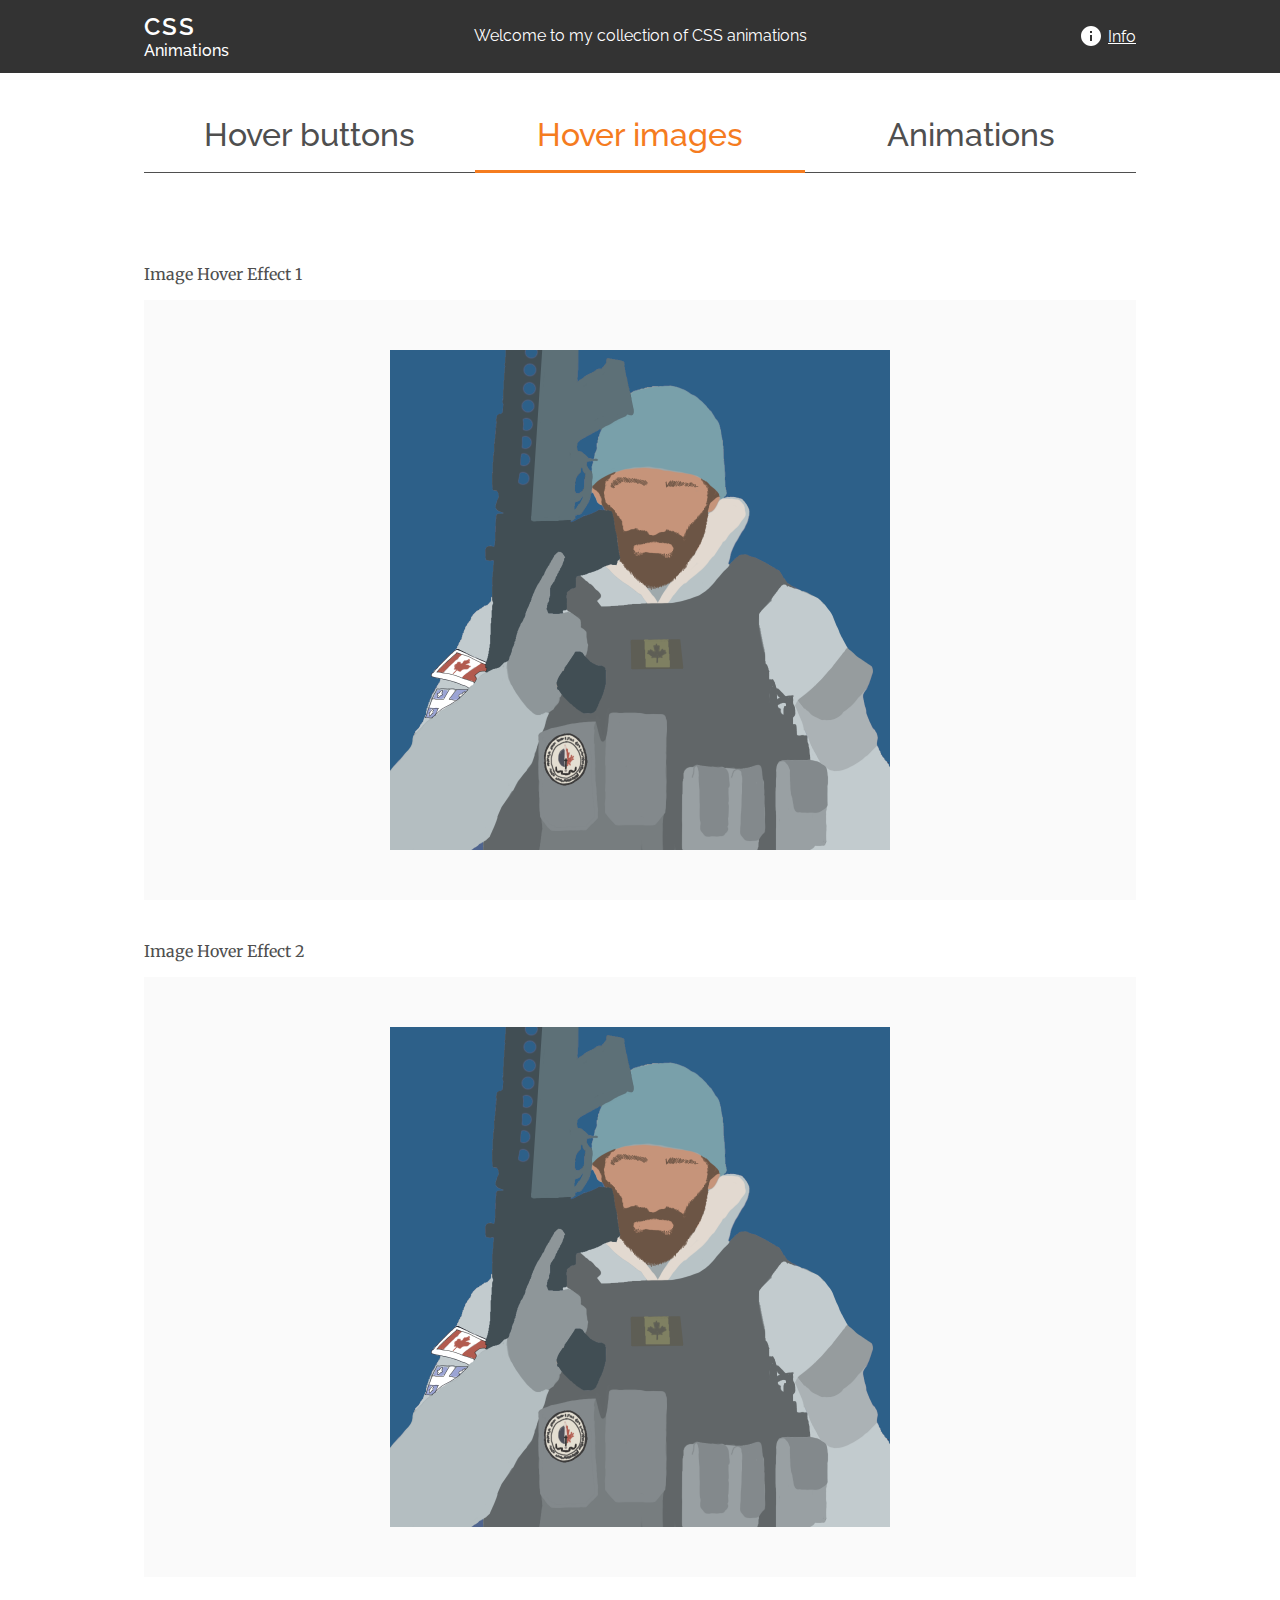
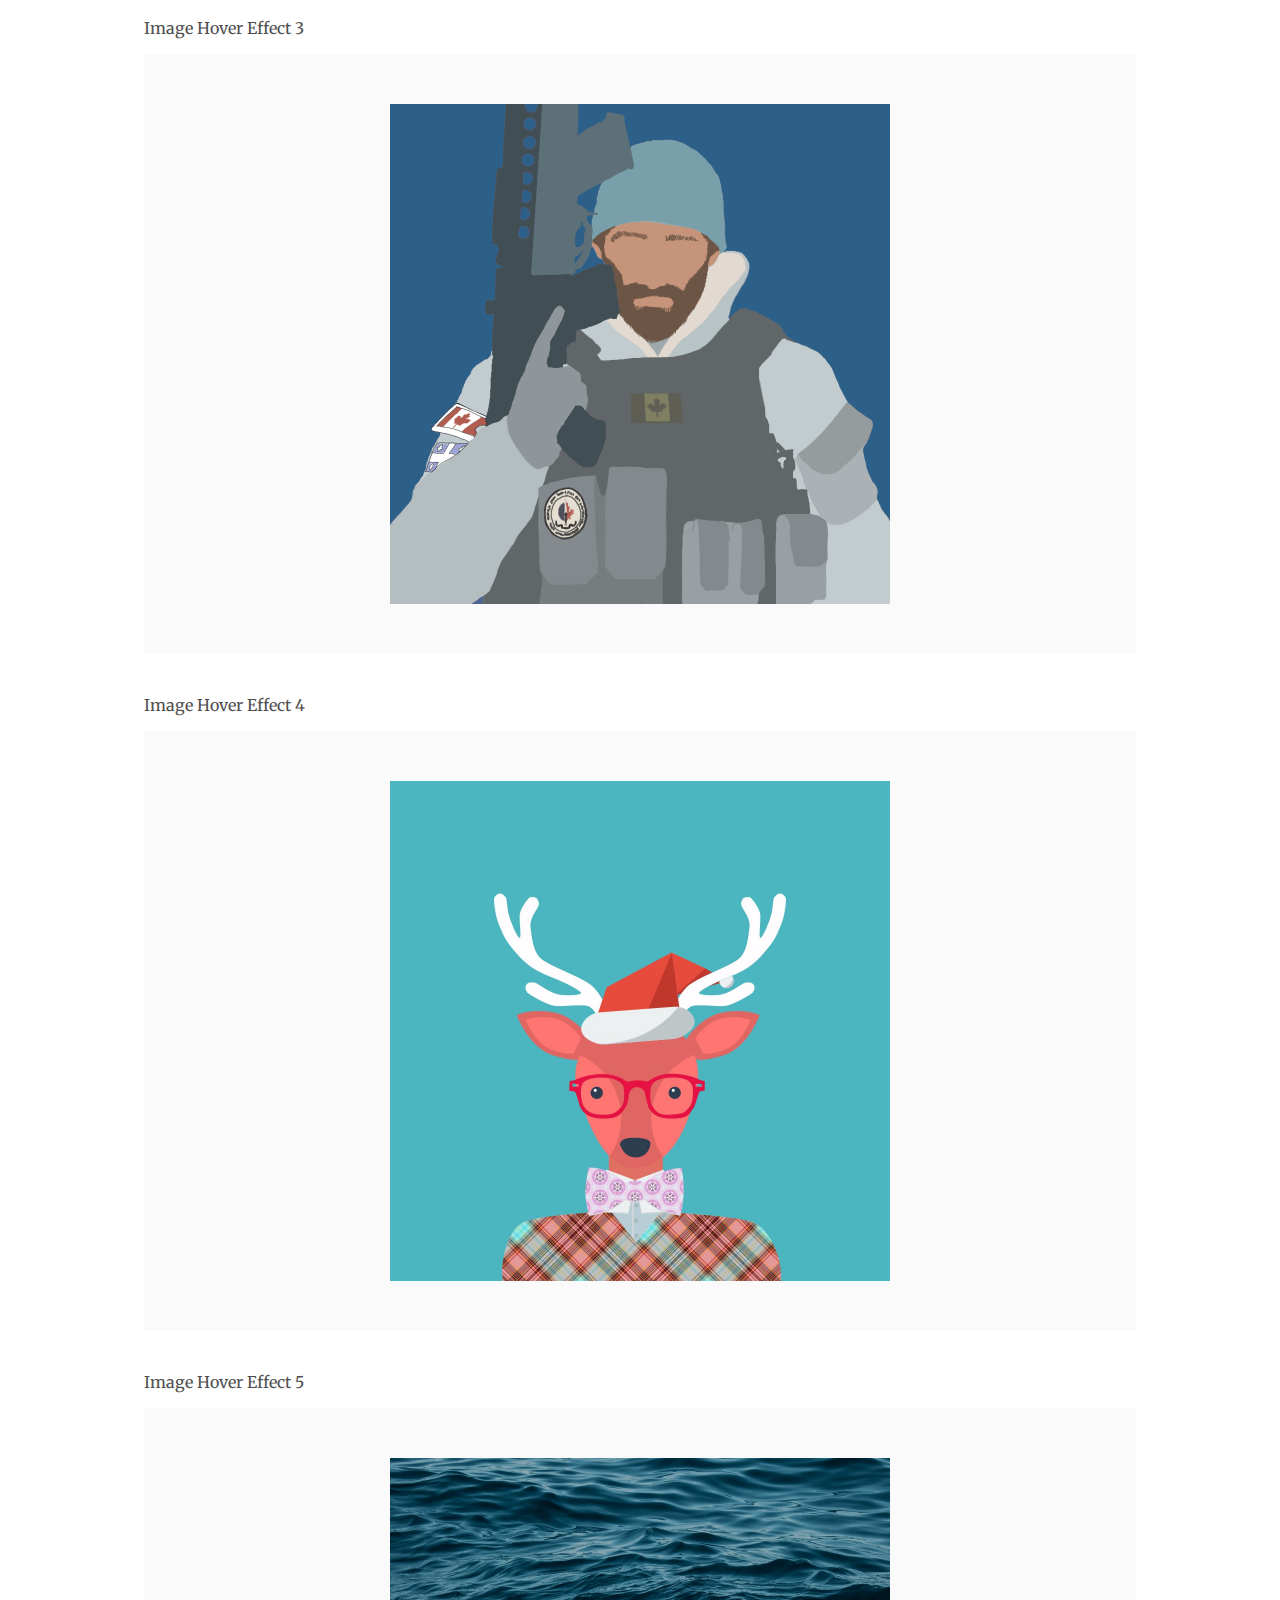
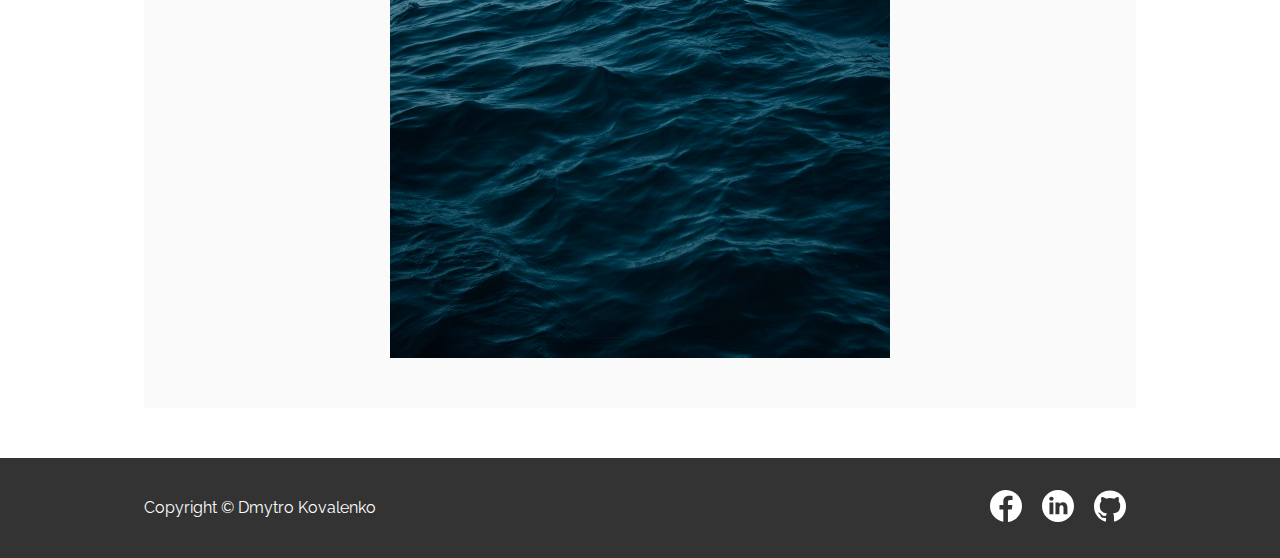
<file: pages/hovers-images.html>
<!DOCTYPE html>
<html lang="en">
  <head>
    <meta charset="utf-8" />
    <meta http-equiv="X-UA-Compatible" content="IE=edge,chrome=1" />
    <title>CSS Animations - Images Hovers</title>
    <meta
      name="description"
      content="All the CSS Animations that I learned during a course on Udemy and more."
    />
    <meta name="author" content="Dmytro Kovalenko" />
    <meta name="viewport" content="width=device-width" />
    <link rel="icon" type="image/png" href="" width=32px>
    <link rel="stylesheet" href="../css/main.css" />
    <link rel="stylesheet" href="../css/header.css" />
    <link rel="stylesheet" href="../css/navigation.css" />
    <link rel="stylesheet" href="../css/footer.css" />
    <link rel="stylesheet" href="../css/hovers-images.css" />
    <link
      rel="stylesheet"
      href="https://fonts.googleapis.com/css?family=Raleway:400,100,200,300,500,600,800,700,900"
    />
    <link
      rel="stylesheet"
      href="https://fonts.googleapis.com/css?family=Merriweather:400,100,200,300,500,600,800,700,900"
    />
  </head>
  
  <body>
    <header class="header">
      <div class="page-width">
        <div class="header-content">
          <a class="header-title" href="hovers-buttons.html">
            <div class="css">CSS</div>
            <div class="animation">Animations</div>
          </a>
          <p class="header-text">
            Welcome to my collection of CSS animations
          </p>
          <a class="header-info" href="info.html">
            <svg
              height="24"
              viewBox="0 0 24 24"
              width="24"
              class="header-info-icon"
            >
              <path d="M0 0h24v24H0z" fill="none" />
              <path d="M12 2C6.48 2 2 6.48 2 12s4.48 10 10 10 10-4.48 10-10S17.52 2 12 2zm1 15h-2v-6h2v6zm0-8h-2V7h2v2z"/>
            </svg>
            <span>Info</span>
          </a>
        </div>
      </div>
    </header>

    <main class="page-wrapper page-width page-height">
      <nav class="navigation">
        <ul class="navigation-container">
          <li class="navigation-item">
            <a href="hovers-buttons.html" class="buttons">Hover buttons</a>
          </li>
          <li class="navigation-item active">
            <a href="hovers-images.html" class="images">Hover images</a>
          </li>
          <li class="navigation-item">
            <a href="animations.html" class="animations">Animations</a>
          </li>
        </ul>
      </nav>

      <section class="content">
        <section class="effect-wrapper">
          <h3 class="effect-title">Image Hover Effect 1</h3>

          <div class="background">
            <div class="container effect-1">
              <img src="../images/image.png" />
              <div class="caption">
                <h1>amazing caption!</h1>
                <p>you can write anything here!</p>
              </div>
            </div>
          </div>
        </section>

        <section class="effect-wrapper">
          <h3 class="effect-title">Image Hover Effect 2</h3>

          <div class="background">
            <div class="container effect-2">
              <img src="../images/image.png" />
              <div class="caption">
                <h1>amazing caption!</h1>
                <p>you can write anything here!</p>
              </div>
            </div>
          </div>
        </section>

        <section class="effect-wrapper">
          <h3 class="effect-title">Image Hover Effect 3</h3>

          <div class="background">
            <div class="container effect-3">
              <img src="../images/image.png" />
              <div class="caption">
                <h1>amazing caption!</h1>
                <p>you can write anything here!</p>
              </div>
            </div>
          </div>
        </section>

        <section class="effect-wrapper">
          <h3 class="effect-title">Image Hover Effect 4</h3>

          <div class="background">
            <div class="container effect-4">
              <img src="../images/image2.png" />
              <div class="caption">
                <h1>amazing caption!</h1>
                <p>you can write anything here!</p>
              </div>
            </div>
          </div>
         </section>
          
        <section class="effect-wrapper">
          <h3 class="effect-title">Image Hover Effect 5</h3>

          <div class="background">
            <div class="container effect-5">
              <img src="../images/image3.png" />
              <div class="caption">
                <h1>amazing caption!</h1>
                <p>you can write anything here!</p>
              </div>
            </div>
          </div>
        </section>
      </section>
    </main>

    <footer class="footer">
      <div class="footer-content page-width">
        <div class="footer-copyright">Copyright © Dmytro Kovalenko</div>
        <ul class="footer-icons-container">
          <li class="social-media-item">
            <a target="_blank" href="https://www.facebook.com/dmytro.kovalenko.1004">
              <svg width="32px" height="32px" viewBox="0 0 167.657 167.657" fill="white">
              <g>
                <path d="M83.829,0.349C37.532,0.349,0,37.881,0,84.178c0,41.523,30.222,75.911,69.848,82.57v-65.081H49.626
                  v-23.42h20.222V60.978c0-20.037,12.238-30.956,30.115-30.956c8.562,0,15.92,0.638,18.056,0.919v20.944l-12.399,0.006
                  c-9.72,0-11.594,4.618-11.594,11.397v14.947h23.193l-3.025,23.42H94.026v65.653c41.476-5.048,73.631-40.312,73.631-83.154
                  C167.657,37.881,130.125,0.349,83.829,0.349z"/>
              </g>
              </svg>
              
            </a>
          </li>
          <li class="social-media-item">
            <a target="_blank" href="https://www.linkedin.com/in/kovalenkodmytro">
              <svg width="32px" height="32px" viewBox="0 0 512 512" fill="white">
                <path d="m256 0c-141.363281 0-256 114.636719-256 256s114.636719 256 256 256 256-114.636719
                  256-256-114.636719-256-256-256zm-74.390625 387h-62.347656v-187.574219h62.347656zm-31.171875-213.1875h-.40625c-20.921875
                  0-34.453125-14.402344-34.453125-32.402344 0-18.40625 13.945313-32.410156 35.273437-32.410156 21.328126 0 34.453126
                  14.003906 34.859376 32.410156 0 18-13.53125 32.402344-35.273438 32.402344zm255.984375
                  213.1875h-62.339844v-100.347656c0-25.21875-9.027343-42.417969-31.585937-42.417969-17.222656 0-27.480469
                  11.601563-31.988282 22.800781-1.648437 4.007813-2.050781 9.609375-2.050781 15.214844v104.75h-62.34375s.816407-169.976562
                  0-187.574219h62.34375v26.558594c8.285157-12.78125 23.109375-30.960937 56.1875-30.960937 41.019531 0 71.777344 26.808593
                  71.777344 84.421874zm0 0"/>
              </svg>
            </a>
          </li>
          <li class="social-media-item">
            <a target="_blank" href="https://github.com/KovDimaY">
              <svg width="32px" height="32px" viewBox="0 0 438.549 438.549" fill="white">
                <g>
                  <path d="M409.132,114.573c-19.608-33.596-46.205-60.194-79.798-79.8C295.736,15.166,259.057,5.365,219.271,5.365
                    c-39.781,0-76.472,9.804-110.063,29.408c-33.596,19.605-60.192,46.204-79.8,79.8C9.803,148.168,0,184.854,0,224.63
                    c0,47.78,13.94,90.745,41.827,128.906c27.884,38.164,63.906,64.572,108.063,79.227c5.14,0.954,8.945,0.283,11.419-1.996
                    c2.475-2.282,3.711-5.14,3.711-8.562c0-0.571-0.049-5.708-0.144-15.417c-0.098-9.709-0.144-18.179-0.144-25.406l-6.567,1.136
                    c-4.187,0.767-9.469,1.092-15.846,1c-6.374-0.089-12.991-0.757-19.842-1.999c-6.854-1.231-13.229-4.086-19.13-8.559
                    c-5.898-4.473-10.085-10.328-12.56-17.556l-2.855-6.57c-1.903-4.374-4.899-9.233-8.992-14.559
                    c-4.093-5.331-8.232-8.945-12.419-10.848l-1.999-1.431c-1.332-0.951-2.568-2.098-3.711-3.429c-1.142-1.331-1.997-2.663-2.568-3.997
                    c-0.572-1.335-0.098-2.43,1.427-3.289c1.525-0.859,4.281-1.276,8.28-1.276l5.708,0.853c3.807,0.763,8.516,3.042,14.133,6.851
                    c5.614,3.806,10.229,8.754,13.846,14.842c4.38,7.806,9.657,13.754,15.846,17.847c6.184,4.093,12.419,6.136,18.699,6.136
                    c6.28,0,11.704-0.476,16.274-1.423c4.565-0.952,8.848-2.383,12.847-4.285c1.713-12.758,6.377-22.559,13.988-29.41
                    c-10.848-1.14-20.601-2.857-29.264-5.14c-8.658-2.286-17.605-5.996-26.835-11.14c-9.235-5.137-16.896-11.516-22.985-19.126
                    c-6.09-7.614-11.088-17.61-14.987-29.979c-3.901-12.374-5.852-26.648-5.852-42.826c0-23.035,7.52-42.637,22.557-58.817
                    c-7.044-17.318-6.379-36.732,1.997-58.24c5.52-1.715,13.706-0.428,24.554,3.853c10.85,4.283,18.794,7.952,23.84,10.994
                    c5.046,3.041,9.089,5.618,12.135,7.708c17.705-4.947,35.976-7.421,54.818-7.421s37.117,2.474,54.823,7.421l10.849-6.849
                    c7.419-4.57,16.18-8.758,26.262-12.565c10.088-3.805,17.802-4.853,23.134-3.138c8.562,21.509,9.325,40.922,2.279,58.24
                    c15.036,16.18,22.559,35.787,22.559,58.817c0,16.178-1.958,30.497-5.853,42.966c-3.9,12.471-8.941,22.457-15.125,29.979
                    c-6.191,7.521-13.901,13.85-23.131,18.986c-9.232,5.14-18.182,8.85-26.84,11.136c-8.662,2.286-18.415,4.004-29.263,5.146
                    c9.894,8.562,14.842,22.077,14.842,40.539v60.237c0,3.422,1.19,6.279,3.572,8.562c2.379,2.279,6.136,2.95,11.276,1.995
                    c44.163-14.653,80.185-41.062,108.068-79.226c27.88-38.161,41.825-81.126,41.825-128.906
                    C438.536,184.851,428.728,148.168,409.132,114.573z"/>
                </g>
              </svg>
            </a>
          </li>
        </ul>
      </div>
    </footer>

    <canvas className="favicon-animation" width=32 height=32 hidden></canvas>
    <script src="../js/favicon-animation.js"></script>
  </body>
</html>
</file>
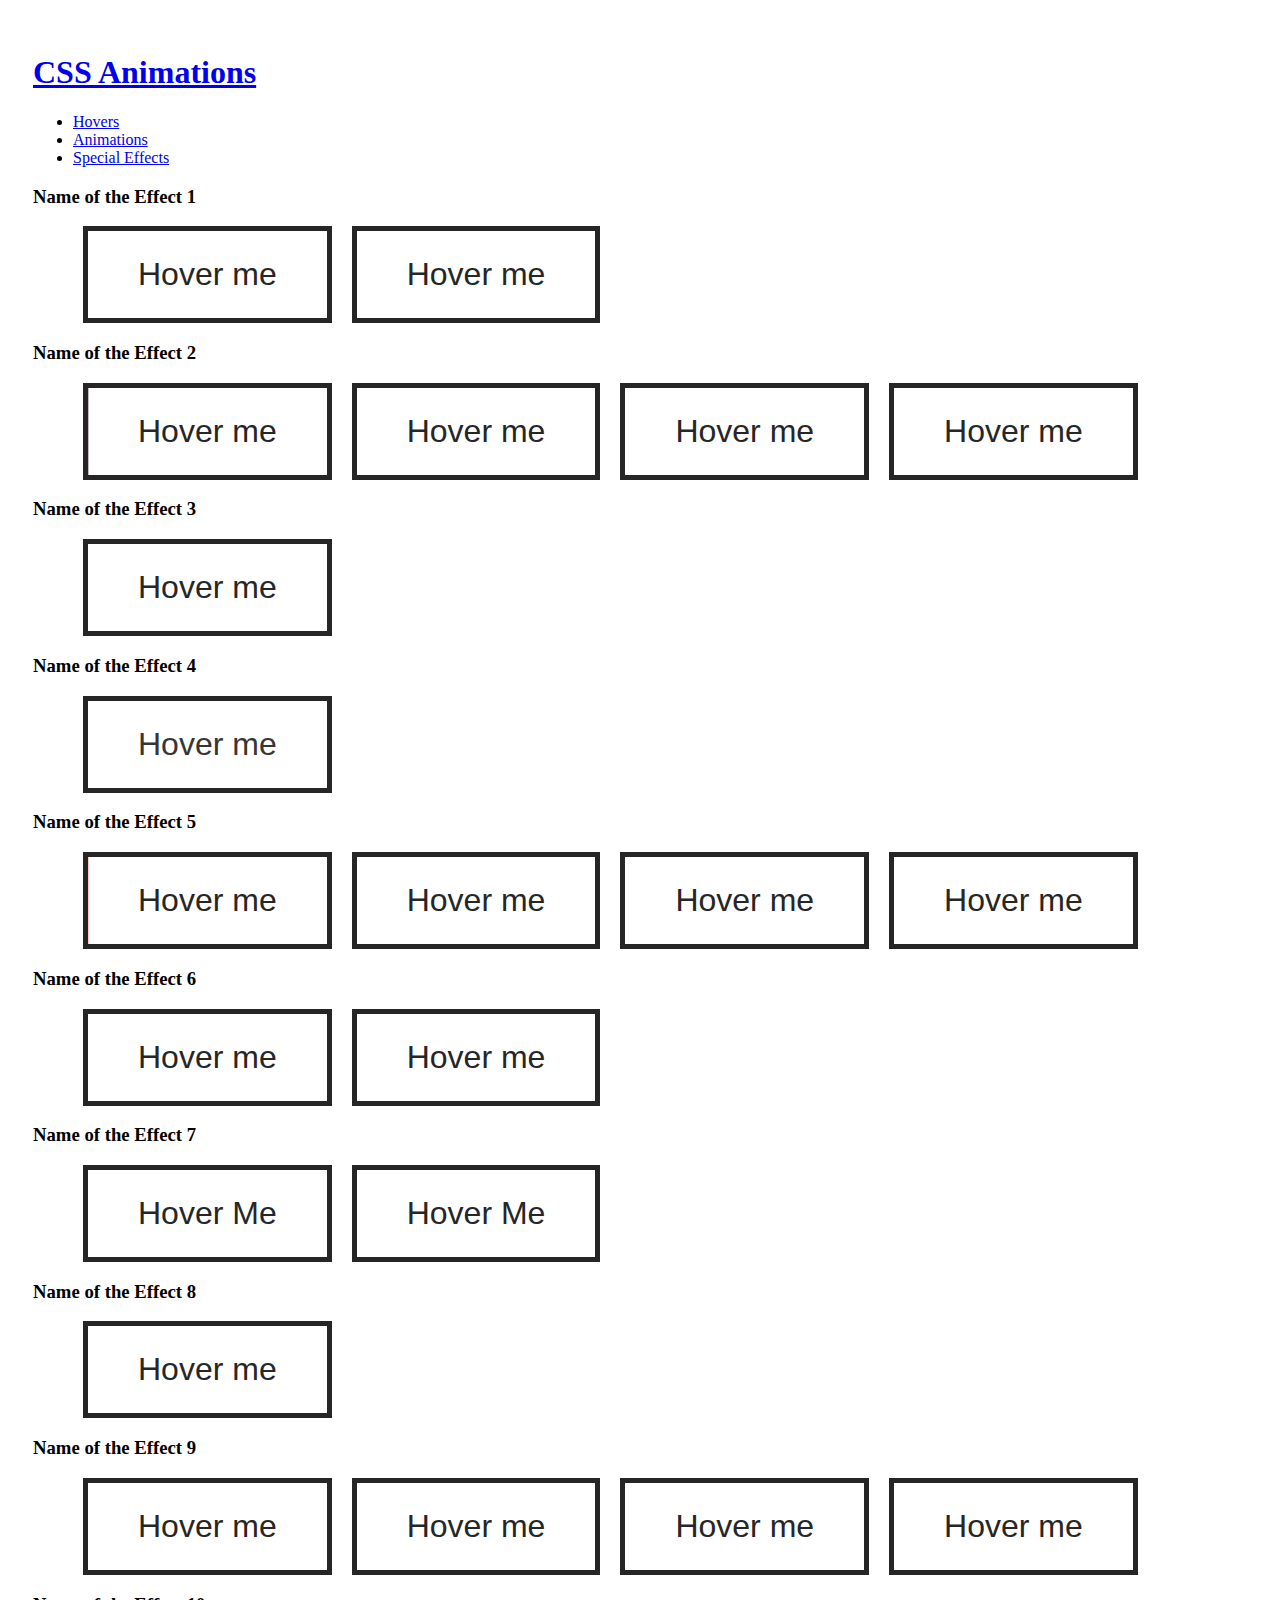
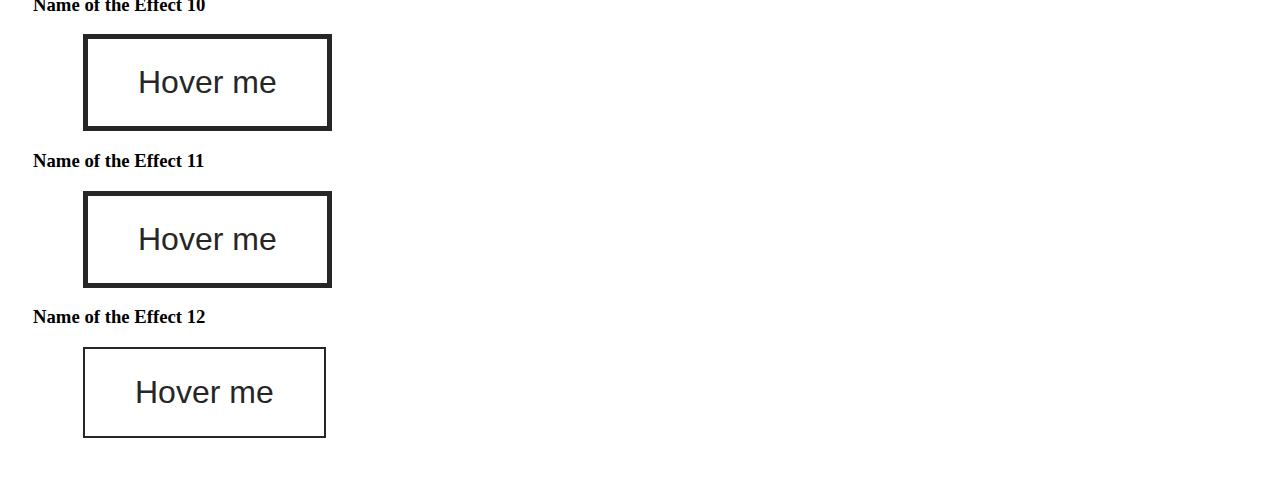
<file: pages/hovers.html>
<!DOCTYPE html>

<html lang="en">
  <head>
    <meta charset="utf-8">
    <meta http-equiv="X-UA-Compatible" content="IE=edge,chrome=1">
    <title>CSS Animations - Hovers</title>
    <meta name="description" content="All the CSS Animations that I learned during a course on Udemy and more.">
    <meta name="author" content="Dmytro Kovalenko">
    <meta name="viewport" content="width=device-width">
    <link rel="stylesheet" href="../css/hovers.css">
  </head>
  <body>
    <header>
      <h1>
        <a href="/">CSS Animations</a>
      </h1>
      <nav>
        <ul>
          <li>
            <a href="../hovers/index.html">Hovers</a>
          </li>
          <li>
            <a href="../animations/index.html">Animations</a>
          </li>
          <li>
            <a href="../effects/index.html">Special Effects</a>
          </li>
        </ul>
      </nav>
    </header>

    <section>
      <h3>Name of the Effect 1</h3>

      <ul class="examples-wrapper">
        <li class="example-item">
          <span class="button hover-1-1">
            Hover me
          </span>
        </li>

        <li class="example-item">
          <span class="button hover-1-2">
            Hover me
          </span>
        </li>
      </ul>
    </section>

    <section>
      <h3>Name of the Effect 2</h3>

      <ul class="examples-wrapper">
        <li class="example-item">
          <span class="button hover-2-1">
            Hover me
          </span>
        </li>

        <li class="example-item">
          <span class="button hover-2-2">
            Hover me
          </span>
        </li>

        <li class="example-item">
          <span class="button hover-2-3">
            Hover me
          </span>
        </li>

        <li class="example-item">
          <span class="button hover-2-4">
            Hover me
          </span>
        </li>
      </ul>
    </section>

    <section>
      <h3>Name of the Effect 3</h3>

      <ul class="examples-wrapper">
        <li class="example-item">
          <span class="button hover-3">
            Hover me
          </span>
        </li>
      </ul>
    </section>

    <section>
      <h3>Name of the Effect 4</h3>

      <ul class="examples-wrapper">
        <li class="example-item">
          <span class="button hover-4">
            Hover me
          </span>
        </li>
      </ul>
    </section>

    <section>
      <h3>Name of the Effect 5</h3>

      <ul class="examples-wrapper">
        <li class="example-item">
          <span class="button hover-5-1">
            Hover me
          </span>
        </li>

        <li class="example-item">
          <span class="button hover-5-2">
            Hover me
          </span>
        </li>

        <li class="example-item">
          <span class="button hover-5-3">
            Hover me
          </span>
        </li>

        <li class="example-item">
          <span class="button hover-5-4">
            Hover me
          </span>
        </li>
      </ul>
    </section>

    <section>
      <h3>Name of the Effect 6</h3>

      <ul class="examples-wrapper">
        <li class="example-item">
          <span class="button hover-6-1">
            Hover me
          </span>
        </li>

        <li class="example-item">
          <span class="button hover-6-2">
            Hover me
          </span>
        </li>
      </ul>
    </section>

    <section>
      <h3>Name of the Effect 7</h3>

      <ul class="examples-wrapper">
        <li class="example-item">
          <span class="button hover-7-1">
            Hover me
          </span>
        </li>

        <li class="example-item">
          <span class="button hover-7-2">
            Hover me
          </span>
        </li>
      </ul>
    </section>

    <section>
      <h3>Name of the Effect 8</h3>

      <ul class="examples-wrapper">
        <li class="example-item">
          <span class="button hover-8">
            Hover me
          </span>
        </li>
      </ul>
    </section>

    <section>
      <h3>Name of the Effect 9</h3>

      <ul class="examples-wrapper">
        <li class="example-item">
          <span class="button hover-9-1">
            Hover me
            <span></span>
            <span></span>
            <span></span>
            <span></span>
          </span>
        </li>

        <li class="example-item">
          <span class="button hover-9-2">
            Hover me
            <span></span>
            <span></span>
            <span></span>
            <span></span>
          </span>
        </li>

        <li class="example-item">
          <span class="button hover-9-3">
            Hover me
            <span></span>
            <span></span>
            <span></span>
            <span></span>
          </span>
        </li>

        <li class="example-item">
          <span class="button hover-9-4">
            Hover me
            <span></span>
            <span></span>
            <span></span>
            <span></span>
          </span>
        </li>
      </ul>
    </section>

    <section>
      <h3>Name of the Effect 10</h3>

      <ul class="examples-wrapper">
        <li class="example-item">
          <span class="button hover-10">
            Hover me
          </span>
        </li>
      </ul>
    </section>

    <section>
      <h3>Name of the Effect 11</h3>

      <ul class="examples-wrapper">
        <li class="example-item">
          <span class="button hover-11">
            Hover me
          </span>
        </li>
      </ul>
    </section>

    <section>
      <h3>Name of the Effect 12</h3>

      <ul class="examples-wrapper">
        <li class="example-item">
          <span class="button hover-12">
            Hover me
          </span>
        </li>
      </ul>
    </section>
  </body>
</html>
</file>
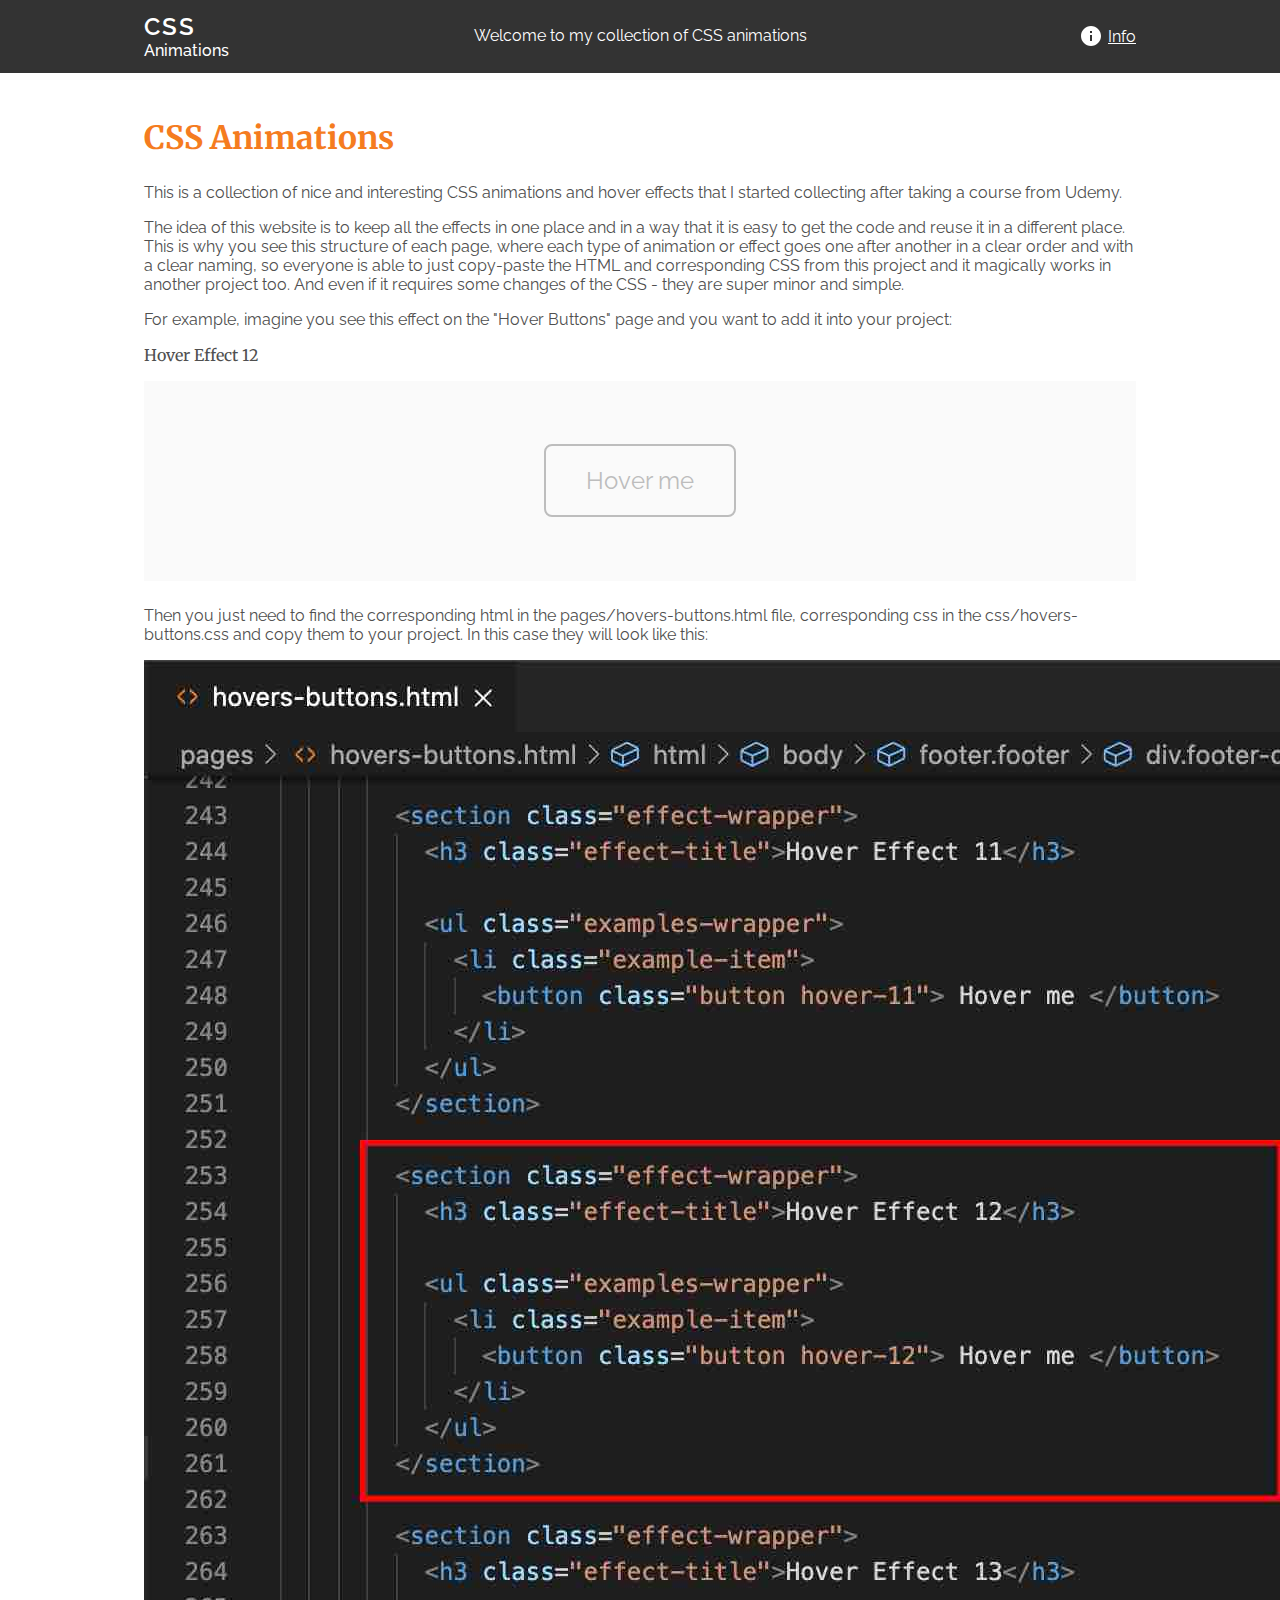
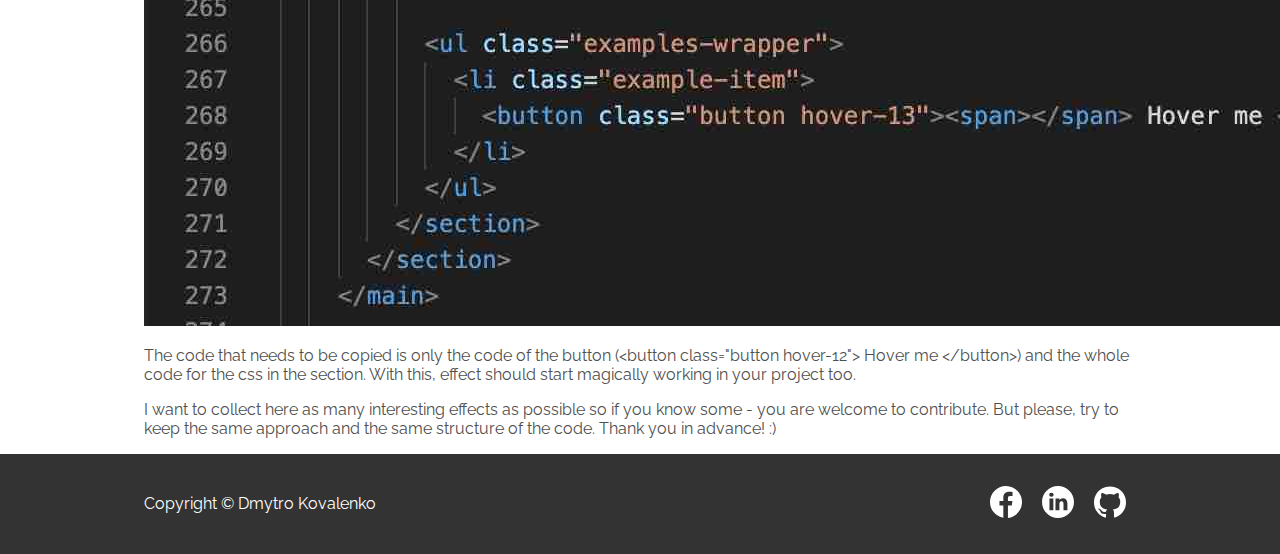
<file: pages/info.html>
<!DOCTYPE html>
<html lang="en">
  <head>
    <meta charset="utf-8" />
    <meta http-equiv="X-UA-Compatible" content="IE=edge,chrome=1" />
    <title>CSS Animations</title>
    <meta
      name="description"
      content="All the CSS Animations that I learned during a course on Udemy and more."
    />
    <meta name="author" content="Dmytro Kovalenko" />
    <meta name="viewport" content="width=device-width" />
    <link rel="icon" type="image/png" href="" width=32px>
    <link rel="stylesheet" href="../css/main.css" />
    <link rel="stylesheet" href="../css/header.css" />
    <link rel="stylesheet" href="../css/navigation.css" />
    <link rel="stylesheet" href="../css/footer.css" />
    <link rel="stylesheet" href="../css/info.css" />
    <link rel="stylesheet" href="../css/hovers-buttons.css" />
    <link
      rel="stylesheet"
      href="https://fonts.googleapis.com/css?family=Raleway:400,100,200,300,500,600,800,700,900"
    />
    <link
      rel="stylesheet"
      href="https://fonts.googleapis.com/css?family=Merriweather:400,100,200,300,500,600,800,700,900"
    />
  </head>
  <body>
    <header class="header">
      <div class="page-width">
        <div class="header-content">
          <a class="header-title" href="hovers-buttons.html">
            <div class="css">CSS</div>
            <div class="animation">Animations</div>
          </a>
          <p class="header-text">
            Welcome to my collection of CSS animations
          </p>
          <a class="header-info" href="info.html">
            <svg
              height="24"
              viewBox="0 0 24 24"
              width="24"
              class="header-info-icon"
            >
              <path d="M0 0h24v24H0z" fill="none" />
              <path d="M12 2C6.48 2 2 6.48 2 12s4.48 10 10 10 10-4.48 10-10S17.52 2 12 2zm1 15h-2v-6h2v6zm0-8h-2V7h2v2z"/>
            </svg>
            <span>Info</span>
          </a>
        </div>
      </div>
    </header>

    <main class="info-page-wrapper page-width page-height">
      <h1 class="title">CSS Animations</h1>
      <p class="text">This is a collection of nice and interesting CSS animations and hover effects that I started collecting after taking a course from Udemy.</p>
      <p class="text">
        The idea of this website is to keep all the effects in one place and in a way that it is easy to get the code and reuse it in a different place.
        This is why you see this structure of each page, where each type of animation or effect goes one after another in a clear order and with a clear naming, so
        everyone is able to just copy-paste the HTML and corresponding CSS from this project and it magically works in another project too.
        And even if it requires some changes of the CSS - they are super minor and simple.
      </p>
      <p class="text">
        For example, imagine you see this effect on the "Hover Buttons" page and you want to add it into your project:
      </p>

      <div class="content">
        <section class="effect-wrapper">
          <h3 class="effect-title">Hover Effect 12</h3>
  
          <ul class="examples-wrapper">
            <li class="example-item">
              <button class="button hover-12"> Hover me </button>
            </li>
          </ul>
        </section>
      </div>

      <p class="text">
        Then you just need to find the corresponding html in the <span class="code">pages/hovers-buttons.html</span> file,
        corresponding css in the <span class="code">css/hovers-buttons.css</span> and copy them to your project. In this case they will look like this:
      </p>
      
      <img class="code-example-image" src="../images/code-example.jpg">

      <p class="text">
        The code that needs to be copied is only the code of the button (<span class="code">&lt;button class=&quot;button hover-12&quot;&gt; Hover me &lt;/button&gt;</span>)
        and the whole code for the css in the section. With this, effect should start magically working in your project too.
      </p>
      <p class="text">
        I want to collect here as many interesting effects as possible so if you know some - you are welcome to contribute.
        But please, try to keep the same approach and the same structure of the code. Thank you in advance! :)
      </p>
    </main>

    <footer class="footer">
      <div class="footer-content page-width">
        <div class="footer-copyright">Copyright © Dmytro Kovalenko</div>
        <ul class="footer-icons-container">
          <li class="social-media-item">
            <a target="_blank" href="https://www.facebook.com/dmytro.kovalenko.1004">
              <svg width="32px" height="32px" viewBox="0 0 167.657 167.657" fill="white">
              <g>
                <path d="M83.829,0.349C37.532,0.349,0,37.881,0,84.178c0,41.523,30.222,75.911,69.848,82.57v-65.081H49.626
                  v-23.42h20.222V60.978c0-20.037,12.238-30.956,30.115-30.956c8.562,0,15.92,0.638,18.056,0.919v20.944l-12.399,0.006
                  c-9.72,0-11.594,4.618-11.594,11.397v14.947h23.193l-3.025,23.42H94.026v65.653c41.476-5.048,73.631-40.312,73.631-83.154
                  C167.657,37.881,130.125,0.349,83.829,0.349z"/>
              </g>
              </svg>
              
            </a>
          </li>
          <li class="social-media-item">
            <a target="_blank" href="https://www.linkedin.com/in/kovalenkodmytro">
              <svg width="32px" height="32px" viewBox="0 0 512 512" fill="white">
                <path d="m256 0c-141.363281 0-256 114.636719-256 256s114.636719 256 256 256 256-114.636719
                  256-256-114.636719-256-256-256zm-74.390625 387h-62.347656v-187.574219h62.347656zm-31.171875-213.1875h-.40625c-20.921875
                  0-34.453125-14.402344-34.453125-32.402344 0-18.40625 13.945313-32.410156 35.273437-32.410156 21.328126 0 34.453126
                  14.003906 34.859376 32.410156 0 18-13.53125 32.402344-35.273438 32.402344zm255.984375
                  213.1875h-62.339844v-100.347656c0-25.21875-9.027343-42.417969-31.585937-42.417969-17.222656 0-27.480469
                  11.601563-31.988282 22.800781-1.648437 4.007813-2.050781 9.609375-2.050781 15.214844v104.75h-62.34375s.816407-169.976562
                  0-187.574219h62.34375v26.558594c8.285157-12.78125 23.109375-30.960937 56.1875-30.960937 41.019531 0 71.777344 26.808593
                  71.777344 84.421874zm0 0"/>
              </svg>
            </a>
          </li>
          <li class="social-media-item">
            <a target="_blank" href="https://github.com/KovDimaY">
              <svg width="32px" height="32px" viewBox="0 0 438.549 438.549" fill="white">
                <g>
                  <path d="M409.132,114.573c-19.608-33.596-46.205-60.194-79.798-79.8C295.736,15.166,259.057,5.365,219.271,5.365
                    c-39.781,0-76.472,9.804-110.063,29.408c-33.596,19.605-60.192,46.204-79.8,79.8C9.803,148.168,0,184.854,0,224.63
                    c0,47.78,13.94,90.745,41.827,128.906c27.884,38.164,63.906,64.572,108.063,79.227c5.14,0.954,8.945,0.283,11.419-1.996
                    c2.475-2.282,3.711-5.14,3.711-8.562c0-0.571-0.049-5.708-0.144-15.417c-0.098-9.709-0.144-18.179-0.144-25.406l-6.567,1.136
                    c-4.187,0.767-9.469,1.092-15.846,1c-6.374-0.089-12.991-0.757-19.842-1.999c-6.854-1.231-13.229-4.086-19.13-8.559
                    c-5.898-4.473-10.085-10.328-12.56-17.556l-2.855-6.57c-1.903-4.374-4.899-9.233-8.992-14.559
                    c-4.093-5.331-8.232-8.945-12.419-10.848l-1.999-1.431c-1.332-0.951-2.568-2.098-3.711-3.429c-1.142-1.331-1.997-2.663-2.568-3.997
                    c-0.572-1.335-0.098-2.43,1.427-3.289c1.525-0.859,4.281-1.276,8.28-1.276l5.708,0.853c3.807,0.763,8.516,3.042,14.133,6.851
                    c5.614,3.806,10.229,8.754,13.846,14.842c4.38,7.806,9.657,13.754,15.846,17.847c6.184,4.093,12.419,6.136,18.699,6.136
                    c6.28,0,11.704-0.476,16.274-1.423c4.565-0.952,8.848-2.383,12.847-4.285c1.713-12.758,6.377-22.559,13.988-29.41
                    c-10.848-1.14-20.601-2.857-29.264-5.14c-8.658-2.286-17.605-5.996-26.835-11.14c-9.235-5.137-16.896-11.516-22.985-19.126
                    c-6.09-7.614-11.088-17.61-14.987-29.979c-3.901-12.374-5.852-26.648-5.852-42.826c0-23.035,7.52-42.637,22.557-58.817
                    c-7.044-17.318-6.379-36.732,1.997-58.24c5.52-1.715,13.706-0.428,24.554,3.853c10.85,4.283,18.794,7.952,23.84,10.994
                    c5.046,3.041,9.089,5.618,12.135,7.708c17.705-4.947,35.976-7.421,54.818-7.421s37.117,2.474,54.823,7.421l10.849-6.849
                    c7.419-4.57,16.18-8.758,26.262-12.565c10.088-3.805,17.802-4.853,23.134-3.138c8.562,21.509,9.325,40.922,2.279,58.24
                    c15.036,16.18,22.559,35.787,22.559,58.817c0,16.178-1.958,30.497-5.853,42.966c-3.9,12.471-8.941,22.457-15.125,29.979
                    c-6.191,7.521-13.901,13.85-23.131,18.986c-9.232,5.14-18.182,8.85-26.84,11.136c-8.662,2.286-18.415,4.004-29.263,5.146
                    c9.894,8.562,14.842,22.077,14.842,40.539v60.237c0,3.422,1.19,6.279,3.572,8.562c2.379,2.279,6.136,2.95,11.276,1.995
                    c44.163-14.653,80.185-41.062,108.068-79.226c27.88-38.161,41.825-81.126,41.825-128.906
                    C438.536,184.851,428.728,148.168,409.132,114.573z"/>
                </g>
              </svg>
            </a>
          </li>
        </ul>
      </div>
    </footer>

    <canvas className="favicon-animation" width=32 height=32 hidden></canvas>
    <script src="../js/favicon-animation.js"></script>
  </body>
</html>
</file>
<file: css/main.css>
body {
  margin: 0;
  padding: 0;
}

.page-width {
  max-width: 992px;
  margin: auto;
  padding: 0 25px;
}

.page-height {
  min-height: calc(100vh - 190px);
}

.page-wrapper .content {
  display: flex;
  flex-direction: column;
  align-items: center;
  margin: 25px 0;
}

.content .background {
  background-color: #fafafa;
  padding: 50px 25px;
}

.content .effect-wrapper {
  width: 100%;
  margin-bottom: 25px;
}

.content .effect-wrapper .effect-title {
  font-family: Merriweather;
  font-style: normal;
  font-weight: normal;
  font-size: 16px;
  color: #4f4f4f;
}

.home-page {
  height: 100%;
  display: flex;
  justify-content: center;
  align-items: center;
}

.main-page-content {
  display: flex;
  flex-direction: column;
  padding-bottom: 50px;
}

.main-page-content .title {
  display: flex;
  flex-direction: column;
  margin: 0 0 50px 0;
  font-family: Raleway;
  color: #f57c1f;
  text-shadow: -1px 3px 10px #333333;
  font-size: 125px;
  text-align: center;
  animation: title 3s ease-in-out;
}

.main-page-content .title .css {
  letter-spacing: 2vw;
  font-weight: 900;
  font-size: 200px;
}

.main-page-content .button {
  opacity: 0;
  margin: auto;
  position: relative;
  overflow: hidden;
  border: 2px solid #333333;
  border-radius: 8px;
  background-color: rgba(255, 255, 255, 0.5);
  color: #333333;
  padding: 25px 40px;
  font-family: Raleway;
  text-decoration: none;
  font-size: 24px;
  animation: button 2s 2s ease-in-out;
  animation-fill-mode: forwards;
  transition: transform 1s !important;
}

.main-page-content .button > span {
  position: absolute;
  width: 34%;
  height: 100%;
  background-color: #fafafa;
  transform: translateY(150%);
  border-radius: 50%;
  left: calc((var(--n) - 1) * 33%);
  transition: 1s;
  transition-delay: calc((var(--n) - 1) * 0.1s);
  z-index: -1;
}

.main-page-content .button:hover {
  transform: scale(1.1) !important;
}

.main-page-content .button:hover > span {
  transform: translateY(0) scale(2);
}

.main-page-content .button > span:nth-child(1) {
  --n: 1;
}

.main-page-content .button > span:nth-child(2) {
  --n: 2;
}

.main-page-content .button > span:nth-child(3) {
  --n: 3;
}

@keyframes title {
  0% {
    transform: scale(0);
  }
  25% {
    transform: scale(0);
  }
  90% {
    transform: scale(1.2);
  }
  100% {
    transform: scale(1);
  }
}

@keyframes button {
  0% {
    opacity: 0;
  }
  25% {
    opacity: 0;
  }
  100% {
    opacity: 1;
  }
}

@media (max-width: 992px) {
  .main-page-content .title {
    font-size: 75px;
  }
  .main-page-content .title .css {
    font-size: 150px;
  }
}

@media (max-width: 600px) {
  .page-width {
    padding: 0 10px;
  }
  .page-height {
    min-height: calc(100vh - 160px);
  }
  .main-page-content .title {
    font-size: 45px;
  }
  .main-page-content .title .css {
    font-size: 90px;
  }
  .main-page-content .button {
    font-size: 18px;
    padding: 20px 30px;
  }
}
</file>
<file: css/sky-animation.css>
.sky-amination {
  height: 100vh;
  background-color: #007ced;
  background: linear-gradient(to bottom, #007ced 1%, #cce7ff 100%);
}

.sky-amination .clouds {
  position: relative;
  height: 100%;
  background: url(https://static.radulescu.me/examples/clouds/clouds1000.png);
  background: url(https://static.radulescu.me/examples/clouds/clouds1000.png) 0
      200px,
    url(https://static.radulescu.me/examples/clouds/clouds1200_1.png) 0 300px,
    url(https://static.radulescu.me/examples/clouds/clouds1000_blur3.png) 100px
      250px;
  animation: wind 20s linear infinite;
}

@keyframes wind {
  0% {
    background-position: 0 200px, 0 300px, 100px 250px;
  }
  100% {
    background-position: 1000px 200px, 1200px 300px, 1100px 250px;
  }
}
</file>
<file: css/header.css>
.header {
  background-color: #333333;
}

.header .header-content {
  box-sizing: border-box;
  min-height: 45px;
  padding: 10px 150px;
  display: flex;
  justify-content: center;
  align-items: center;
  position: relative;
  color: #ffffff;
}

.header .header-title {
  position: absolute;
  left: 0;
  font-family: Raleway;
  font-style: normal;
  text-decoration: none;
  color: #ffffff;
}

.header .header-title .css {
  font-weight: 600;
  font-size: 24px;
  letter-spacing: 0.08em;
}

.header .header-title .animation {
  font-weight: 500;
  font-size: 16px;
}

.header .header-text {
  text-align: center;
  font-family: Raleway;
  font-size: 16px;
  line-height: 130%;
}

.header .header-info {
  position: absolute;
  right: 0;
  font-family: Raleway;
  font-size: 16px;
  color: #ffffff;
  display: flex;
  align-items: center;
}

.header .header-info .header-info-icon {
  fill: #ffffff;
  margin-right: 5px;
}

@media (max-width: 600px) {
  .header .header-content {
    padding: 0;
  }

  .header .header-text {
    display: none;
  }

  .header .header-title {
    display: flex;
    align-items: center;
  }

  .header .header-title .css {
    margin-right: 10px;
  }
}
</file>
<file: css/navigation.css>
.navigation {
  position: sticky;
  top: 0;
  background: white;
  z-index: 1000;
  padding-bottom: 50px;
}

.navigation .navigation-container {
  display: flex;
  justify-content: space-evenly;
  margin: 25px 0 0 0;
  padding: 0;
}

.navigation .navigation-container .navigation-item {
  flex: 1;
  list-style: none;
}

.navigation .navigation-container .navigation-item > a {
  display: flex;
  justify-content: center;
  align-items: center;
  height: 75px;
  box-sizing: border-box;
  font-family: Raleway;
  font-weight: 500;
  font-size: 32px;
  text-decoration: none;
  color: #4f4f4f;
  border-bottom: 1px solid #4f4f4f;
}

.navigation .navigation-container .navigation-item:hover > a {
  padding-top: 2px;
  border-bottom: 3px solid #4f4f4f;
}

.navigation .navigation-container .navigation-item.active > a {
  padding-top: 2px;
  color: #f57c1f;
  border-bottom: 3px solid #f57c1f;
}

@media (max-width: 992px) {
  .navigation .navigation-container {
    margin: 10px 0 0 0;
  }
  .navigation .navigation-container .navigation-item > a {
    height: 55px;
    font-size: 22px;
  }
}

@media (max-width: 600px) {
  .navigation {
    padding-bottom: 30px;
  }
  .navigation .navigation-container {
    margin: 10px 0 0 0;
  }
  .navigation .navigation-container .navigation-item > a {
    height: 40px;
    font-size: 0;
  }
  .navigation .navigation-container .navigation-item > a::before {
    font-size: 16px;
  }
  .navigation .navigation-container .navigation-item > .buttons::before {
    content: "Buttons";
  }
  .navigation .navigation-container .navigation-item > .images::before {
    content: "Images";
  }
  .navigation .navigation-container .navigation-item > .animations::before {
    content: "Animations";
  }
}
</file>
<file: css/footer.css>
.footer {
  background: #333333;
}

.footer .footer-content {
  display: flex;
  justify-content: space-between;
  align-items: center;
  padding-top: 32px;
  padding-bottom: 32px;
}

.footer .footer-content .footer-copyright {
  font-family: Raleway;
  font-style: normal;
  font-weight: normal;
  font-size: 16px;
  color: #ffffff;
}

.footer .footer-content .footer-icons-container {
  margin: 0;
  padding: 0;
  display: flex;
}

.footer .footer-content .footer-icons-container .social-media-item {
  list-style: none;
  margin: 0 10px;
}

.footer .footer-content .footer-icons-container .social-media-item > a {
  color: white;
}

@media (max-width: 600px) {
  .footer .footer-content {
    flex-direction: column;
    padding-top: 20px;
    padding-bottom: 20px;
  }

  .footer .footer-content .footer-copyright {
    margin-bottom: 20px;
  }
}
</file>
<file: css/animations.css>
.container {
  width: 500px;
  height: 500px;
  position: relative;
  overflow: hidden;
  margin: auto;
}

@media (max-width: 992px) {
  .container {
    width: 300px;
    height: 300px;
  }
}

@media (max-width: 600px) {
  .container {
    width: 200px;
    height: 200px;
  }
}

/**
* Animation #1 ----------------------------------------------------
*/
.animation-1 {
  display: flex;
  justify-content: center;
  align-items: center;
  background-color: #f57c1f;
}

.animation-1 > h1 {
  text-align: center;
  color: white;
  font-family: "Raleway";
  font-size: 90px;
  line-height: 90px;
  letter-spacing: 15px;
  text-shadow: 0 1px 0 #efefef, 0 2px 0 #efefef, 0 3px 0 #efefef,
    0 4px 0 #efefef, 0 30px 5px rgba(0, 0, 0, 0.1);

  animation: animation1 1s linear infinite;
  animation-direction: alternate;
}

@keyframes animation1 {
  from {
    transform: rotate(5deg);
  }
  to {
    transform: rotate(-5deg);
  }
}

@media (max-width: 992px) {
  .animation-1 > h1 {
    font-size: 45px;
    line-height: 45px;
    font-weight: 600;
    letter-spacing: 10px;
  }
}

@media (max-width: 600px) {
  .animation-1 > h1 {
    font-size: 35px;
    line-height: 35px;
    font-weight: 400;
    letter-spacing: 5px;
  }
}

/**
* Animation #2 ----------------------------------------------------
*/
.animation-2 {
  display: flex;
  justify-content: center;
  align-items: center;
  background-color: #f57c1f;
  perspective: 200px;
}

.animation-2 .loading {
  width: 100px;
  height: 100px;
  background-color: white;
  border-radius: 12px;
  animation: animation2 2s linear infinite;
}

@keyframes animation2 {
  0% {
    transform: rotateX(0deg) rotateY(0deg);
  }
  50% {
    transform: rotateX(0deg) rotateY(180deg);
  }
  100% {
    transform: rotateX(180deg) rotateY(180deg);
  }
}

@media (max-width: 600px) {
  .animation-2 .loading {
    width: 50px;
    height: 50px;
    background-color: white;
    border-radius: 12px;
    animation: animation2 2s linear infinite;
  }
}

/**
* Animation #3 ----------------------------------------------------
*/
.animation-3 {
  background: url(../images/city.jpg);
  background-position: bottom left;
  animation: animation3 5s linear infinite;
  background-repeat: no-repeat;
  background-size: cover;
}

.animation-3 .car {
  position: absolute;
  background: url(../images/car.png);
  left: 50px;
  bottom: -35px;
  width: 125px;
  height: 125px;
  background-repeat: no-repeat;
  background-size: contain;
}

.animation-3 .motorbike {
  position: absolute;
  background: url(../images/motobike.png);
  left: 300px;
  bottom: 30px;
  width: 90px;
  height: 90px;
  background-repeat: no-repeat;
  background-size: contain;
}

@keyframes animation3 {
  from {
    background-position: bottom left;
  }
  to {
    background-position: bottom right;
  }
}

@media (max-width: 992px) {
  .animation-3 .car {
    left: 40px;
    bottom: -15px;
    width: 75px;
    height: 75px;
  }
  .animation-3 .motorbike {
    left: 200px;
    bottom: 20px;
    width: 50px;
    height: 50px;
  }
}

@media (max-width: 600px) {
  .animation-3 .car {
    left: 25px;
    bottom: -13px;
    width: 50px;
    height: 50px;
  }
  .animation-3 .motorbike {
    left: 135px;
    bottom: 11px;
    width: 35px;
    height: 35px;
  }
}

/**
* Animation #4 ----------------------------------------------------
*/
.animation-4 {
  display: flex;
  justify-content: center;
  align-items: center;
  background-color: #f57c1f;
}

.animation-4 > h1 {
  text-align: center;
  color: #ffffff;
  font-family: "Raleway";
  font-size: 50px;
}

.animation-4 span:before {
  content: "";
  text-transform: uppercase;
  font-family: arial;
  color: #333333;
  animation: animation4 5s infinite;
}

@keyframes animation4 {
  0% {
    content: "programming";
  }
  50% {
    content: "sports";
  }
  100% {
    content: "traveling";
  }
}

@media (max-width: 992px) {
  .animation-4 > h1 {
    font-size: 32px;
  }
}

@media (max-width: 600px) {
  .animation-4 > h1 {
    font-size: 22px;
  }
}

/**
* Animation #5 ----------------------------------------------------
*/
.animation-5 {
  background: url(../images/pattern.png);
  background-position: 0 0;
  background-size: cover;
  animation: animation5 5s linear infinite;
}

@keyframes animation5 {
  from {
    background-position: 0 0;
  }
  to {
    background-position: 0 600px;
  }
}

/**
* Animation #6 ----------------------------------------------------
*/
.animation-6 {
  display: flex;
  justify-content: center;
  align-items: center;
  font-family: "Lato", sans-serif;
  background-color: #333333;
}

.animation-6 .text-wrapper {
  margin: 0;
  padding: 0;
  display: flex;
}

.animation-6 .text-wrapper > li {
  list-style: none;
  color: #484848;
  font-size: 48px;
  letter-spacing: 15px;
  font-family: "Raleway";
  animation: animation6 1.4s linear infinite;
}

.animation-6 .text-wrapper > li:nth-child(1) {
  animation-delay: 0s;
}
.animation-6 .text-wrapper > li:nth-child(2) {
  animation-delay: 0.1s;
}
.animation-6 .text-wrapper > li:nth-child(3) {
  animation-delay: 0.2s;
}
.animation-6 .text-wrapper > li:nth-child(4) {
  animation-delay: 0.3s;
}
.animation-6 .text-wrapper > li:nth-child(5) {
  animation-delay: 0.4s;
}
.animation-6 .text-wrapper > li:nth-child(6) {
  animation-delay: 0.5s;
}
.animation-6 .text-wrapper > li:nth-child(7) {
  animation-delay: 0.6s;
}
.animation-6 .text-wrapper > li:nth-child(8) {
  animation-delay: 0.7s;
}

@keyframes animation6 {
  0% {
    color: #484848;
    text-shadow: none;
  }

  90% {
    color: #484848;
    text-shadow: none;
  }

  100% {
    color: #fff900;
    text-shadow: 0 0 7px #fff900, 0 0 50px #ff6c00;
  }
}

@media (max-width: 992px) {
  .animation-6 .text-wrapper > li {
    font-size: 32px;
    letter-spacing: 10px;
  }
}

@media (max-width: 600px) {
  .animation-6 .text-wrapper > li {
    font-size: 22px;
    letter-spacing: 5px;
  }
}

/**
* Animation #7 ----------------------------------------------------
*/
.animation-7 {
  display: flex;
  justify-content: center;
  align-items: center;
  font-family: "Lato", sans-serif;
  background-color: #333333;
}

.animation-7 .heart {
  position: relative;
  width: 100px;
  height: 100px;
  background-color: #ff3838;
  transform: rotate(45deg);
  animation: animation7 1.4s linear infinite;
}

.animation-7 .heart:before,
.animation-7 .heart:after {
  content: "";
  position: absolute;
  top: 0;
  left: 0;
  width: 100%;
  height: 100%;
  background-color: #ff3838;
  border-radius: 50%;
}

.animation-7 .heart:before {
  transform: translateY(-50%);
}

.animation-7 .heart:after {
  transform: translateX(-50%);
}

@keyframes animation7 {
  0% {
    transform: rotate(45deg) scale(1);
  }
  25% {
    transform: rotate(45deg) scale(1);
  }
  30% {
    transform: rotate(45deg) scale(1.4);
  }
  50% {
    transform: rotate(45deg) scale(1.2);
  }
  70% {
    transform: rotate(45deg) scale(1.4);
  }
  100% {
    transform: rotate(45deg) scale(1);
  }
}

@media (max-width: 992px) {
  .animation-7 .heart {
    width: 60px;
    height: 60px;
  }
}

@media (max-width: 600px) {
  .animation-7 .heart {
    width: 40px;
    height: 40px;
  }
}

/**
* Animation #8 ----------------------------------------------------
*/
.animation-8 {
  display: flex;
  justify-content: center;
  align-items: center;
  font-family: "Lato", sans-serif;
  background-color: #333333;
}

.animation-8 > h1 {
  font-size: 72px;
  font-weight: bold;
  font-family: "Raleway";
  letter-spacing: 10px;
  text-align: center;
  text-transform: uppercase;
  background: url(../images/text-bg.jpg);
  background-size: contain;
  background-clip: text;
  -webkit-background-clip: text;
  color: transparent;
  animation: animation8 20s linear infinite;
}

@keyframes animation8 {
  from {
    background-position: 0 0;
  }
  to {
    background-position: 100% 100%;
  }
}

@media (max-width: 992px) {
  .animation-8 > h1 {
    font-size: 36px;
    letter-spacing: 8px;
  }
}

@media (max-width: 600px) {
  .animation-8 > h1 {
    font-size: 22px;
    letter-spacing: 5px;
  }
}

/**
* Animation #9 ----------------------------------------------------
*/
.animation-9 {
  display: flex;
  justify-content: center;
  align-items: center;
  background-color: #333333;
}

.animation-9 .dots-container {
  margin: 0 0 -25% 0;
  padding: 0;
  display: flex;
  border-bottom: solid 10px white;
}

.animation-9 .dots-container > li {
  list-style: none;
  width: 30px;
  height: 30px;
  background-color: white;
  margin: 0 10px;
  border-radius: 50%;
  transform: translateY(-500%);
  animation: animation9 0.8s linear infinite;
}

.animation-9 .dots-container > li:nth-child(1) {
  animation-delay: 0.45s;
}
.animation-9 .dots-container > li:nth-child(2) {
  animation-delay: 0.6s;
}
.animation-9 .dots-container > li:nth-child(3) {
  animation-delay: 0.3s;
}
.animation-9 .dots-container > li:nth-child(4) {
  animation-delay: 0;
}
.animation-9 .dots-container > li:nth-child(5) {
  animation-delay: 0.15s;
}

@keyframes animation9 {
  0% {
    transform: translateY(-500%);
  }
  50% {
    transform: translateY(0);
  }
  100% {
    transform: translateY(-500%);
  }
}

@media (max-width: 992px) {
  .animation-9 .dots-container > li {
    width: 20px;
    height: 20px;
    margin: 0 7px;
  }
}

@media (max-width: 600px) {
  .animation-9 .dots-container {
    border-bottom-width: 5px;
  }

  .animation-9 .dots-container > li {
    width: 10px;
    height: 10px;
    margin: 0 5px;
  }
}

/**
* Animation #10 ----------------------------------------------------
*/
.animation-10 {
  background: url(../images/mansion.jpg);
  background-repeat: no-repeat;
  background-size: cover;
}

.animation-10 .rain {
  width: 200%;
  height: 200%;
  background: url(../images/rain.png);
  animation: animation10 0.5s linear infinite;
}

@keyframes animation10 {
  0% {
    background-position: 0% 0%;
  }
  100% {
    background-position: 45% 100%;
  }
}

@media (max-width: 992px) {
  .animation-10 .rain {
    width: 350%;
    height: 350%;
  }
}

@media (max-width: 600px) {
  .animation-10 .rain {
    width: 500%;
    height: 500%;
  }
}

/**
* Animation #11 ----------------------------------------------------
*/
.animation-11 {
  display: flex;
  align-items: center;
  justify-content: center;
  font-family: sans-serif;
  background-color: #333333;
}

.animation-11 .text-container {
  margin: 0;
  padding: 0;
  display: flex;
}

.animation-11 .text-container > li {
  list-style-type: none;
  color: yellow;
  font-family: "Raleway";
  font-size: 64px;
  letter-spacing: 20px;
  animation: animation11 3s linear infinite;
}

.animation-11 .text-container > li:nth-child(1) {
  animation-delay: 0s;
}
.animation-11 .text-container > li:nth-child(2) {
  animation-delay: 0.2s;
}
.animation-11 .text-container > li:nth-child(3) {
  animation-delay: 0.4s;
}
.animation-11 .text-container > li:nth-child(4) {
  animation-delay: 0.6s;
}
.animation-11 .text-container > li:nth-child(5) {
  animation-delay: 0.8s;
}
.animation-11 .text-container > li:nth-child(6) {
  animation-delay: 1s;
}
.animation-11 .text-container > li:nth-child(7) {
  animation-delay: 1.2s;
}

@keyframes animation11 {
  0% {
    color: yellow;
    transform: translateX(-50%);
    letter-spacing: 20px;
    opacity: 0;
  }

  10% {
    opacity: 1;
  }

  50% {
    letter-spacing: -20px;
    opacity: 1;
  }

  100% {
    color: lime;
    transform: translateX(50%);
    letter-spacing: 20px;
    opacity: 0;
  }
}

@media (max-width: 992px) {
  .animation-11 .text-container > li {
    font-size: 36px;
    height: 350%;
  }
}

@media (max-width: 600px) {
  .animation-11 .text-container > li {
    font-size: 22px;
    height: 500%;
  }
}

/**
* Animation #12 ----------------------------------------------------
*/
.animation-12 {
  display: flex;
  justify-content: center;
  align-items: center;
  background-color: #333333;
}

.animation-12 .pulse {
  position: relative;
  width: 100px;
  height: 100px;
  background: #f57c1f;
  border-radius: 50%;
  color: #333333;
  display: flex;
  justify-content: center;
  align-items: center;
  font-size: 42px;
  font-weight: bold;
  font-family: sans-serif;
}

.animation-12 .pulse:before,
.animation-12 .pulse:after {
  content: "";
  position: absolute;
  left: -20px;
  right: -20px;
  top: -20px;
  bottom: -20px;
  border: 1px solid #f57c1f;
  border-radius: 50%;
  animation: animation12 1.5s linear infinite;
}

.animation-12 .pulse:after {
  animation-delay: 0.5s;
}

@keyframes animation12 {
  0% {
    transform: scale(0.5);
    opacity: 0;
  }
  60% {
    transform: scale(1);
    opacity: 1;
  }
  100% {
    transform: scale(1.2);
    opacity: 0;
  }
}

@media (max-width: 992px) {
  .animation-12 .pulse {
    width: 75px;
    height: 75px;
    font-size: 36px;
  }
}

@media (max-width: 600px) {
  .animation-12 .pulse {
    width: 50px;
    height: 50px;
    font-size: 22px;
  }
}

/**
* Animation #13 ----------------------------------------------------
*/
.animation-13 .slider {
  background-image: url(../images/mansion.jpg);
  background-position: center;
  background-repeat: no-repeat;
  background-size: cover;
  height: 100%;
  animation: animation13 15s linear infinite;
}

@keyframes animation13 {
  0% {
    background-image: url(../images/mansion.jpg);
  }
  20% {
    background-image: url(../images/mansion.jpg);
  }
  25% {
    background-image: url(../images/image.png);
  }
  45% {
    background-image: url(../images/image.png);
  }
  50% {
    background-image: url(../images/image2.png);
  }
  70% {
    background-image: url(../images/image2.png);
  }
  75% {
    background-image: url(../images/image3.png);
  }
  95% {
    background-image: url(../images/image3.png);
  }
  100% {
    background-image: url(../images/mansion.jpg);
  }
}

/**
* Animation #14 ----------------------------------------------------
*/
.animation-14 .colors {
  background-color: #f44336;
  color: #333333;
  height: 100%;
  display: flex;
  align-items: center;
  justify-content: center;
  font-family: "Raleway";
  font-size: 64px;
  letter-spacing: 16px;
  text-transform: uppercase;
  animation: animation14 5s linear infinite;
}

@keyframes animation14 {
  0% {
    background: #f44336;
  }
  6.25% {
    background: #e91e63;
  }
  12.5% {
    background: #9c27b0;
  }
  18.75% {
    background: #673ab7;
  }
  25% {
    background: #3f51b5;
  }
  31.25% {
    background: #2196f3;
  }
  37.5% {
    background: #03a9f4;
  }
  43.75% {
    background: #00bcd4;
  }
  50% {
    background: #009688;
  }
  56.25% {
    background: #4caf50;
  }
  62.5% {
    background: #8bc34a;
  }
  68.75% {
    background: #cddc39;
  }
  75% {
    background: #ffeb3b;
  }
  81.25% {
    background: #ffc107;
  }
  87.5% {
    background: #ff9800;
  }
  93.75% {
    background: #ff5722;
  }
  100% {
    background: #f44336;
  }
}

@media (max-width: 992px) {
  .animation-14 .colors {
    font-size: 36px;
    letter-spacing: 10px;
  }
}

@media (max-width: 600px) {
  .animation-14 .colors {
    font-size: 22px;
    letter-spacing: 5px;
  }
}

/**
* Animation #15 ----------------------------------------------------
*/
.animation-15 {
  background-color: #333333;
  display: flex;
  align-items: center;
  justify-content: center;
}

.animation-15 .cradle {
  display: flex;
  border-top: 10px solid white;
}

.animation-15 .cradle > span {
  display: block;
  width: 1px;
  height: 150px;
  background-color: white;
  margin: 0 15px;
  position: relative;
  transform-origin: top;
}

.animation-15 .cradle > span:before {
  content: "";
  position: absolute;
  bottom: 0;
  left: 0;
  width: 30px;
  height: 30px;
  border-radius: 50%;
  background-color: white;
  transform: translateX(-50%);
}

.animation-15 .cradle > span:first-child {
  animation: animation15-left 2s ease-in infinite;
}

.animation-15 .cradle > span:last-child {
  animation: animation15-right 2s ease-in infinite 1s;
}

@keyframes animation15-left {
  0% {
    transform: rotate(0deg);
  }
  25% {
    transform: rotate(30deg);
  }
  50% {
    transform: rotate(0deg);
  }
  100% {
    transform: rotate(0deg);
  }
}

@keyframes animation15-right {
  0% {
    transform: rotate(0deg);
  }
  25% {
    transform: rotate(-30deg);
  }
  50% {
    transform: rotate(0deg);
  }
  100% {
    transform: rotate(0deg);
  }
}

@media (max-width: 992px) {
  .animation-15 .cradle {
    display: flex;
    border-top: 10px solid white;
  }
  .animation-15 .cradle > span {
    height: 100px;
    margin: 0 10px;
  }
  .animation-15 .cradle > span:before {
    width: 20px;
    height: 20px;
  }
}

@media (max-width: 600px) {
  .animation-15 .cradle {
    border-top-width: 5px;
  }
  .animation-15 .cradle > span {
    height: 75px;
    margin: 0 7px;
  }
  .animation-15 .cradle > span:before {
    width: 15px;
    height: 15px;
  }
}

/**
* Animation #16 ----------------------------------------------------
*/
.animation-16 {
  background-color: #333333;
  display: flex;
  align-items: center;
  justify-content: center;
}

.animation-16 .wrapper {
  width: 100px;
  height: 100px;
  position: relative;
  animation: animation16-animate 1s linear infinite;
  transform: rotate(45deg);
}

.animation-16 .wrapper > span {
  position: absolute;
  width: 50px;
  height: 50px;
  animation: animation16-rotate 1s linear infinite;
}

.animation-16 .wrapper > span:nth-child(1) {
  top: 0;
  left: 0;
  background-color: #fceba7;
}

.animation-16 .wrapper > span:nth-child(2) {
  top: 0;
  right: 0;
  background-color: #55ddb9;
}

.animation-16 .wrapper > span:nth-child(3) {
  bottom: 0;
  left: 0;
  background-color: #fd6c64;
}

.animation-16 .wrapper > span:nth-child(4) {
  bottom: 0;
  right: 0;
  background-color: #1f78b0;
}

@keyframes animation16-rotate {
  0% {
    transform: rotate(0deg);
  }

  10% {
    transform: rotate(0deg);
  }

  50% {
    transform: rotate(90deg);
  }

  90% {
    transform: rotate(90deg);
  }

  100% {
    transform: rotate(90deg);
  }
}

@keyframes animation16-animate {
  0% {
    width: 100px;
    height: 100px;
  }

  10% {
    width: 100px;
    height: 100px;
  }

  50% {
    width: 150px;
    height: 150px;
  }

  90% {
    width: 100px;
    height: 100px;
  }

  100% {
    width: 100px;
    height: 100px;
  }
}

@media (max-width: 992px) {
  .animation-16 .wrapper {
    transform: rotate(45deg) scale(0.75);
  }
}

@media (max-width: 600px) {
  .animation-16 .wrapper {
    transform: rotate(45deg) scale(0.5);
  }
}

/**
* Animation #17 ----------------------------------------------------
*/
.animation-17 {
  background-color: #333333;
  display: flex;
  align-items: center;
  justify-content: center;
}

.animation-17 .wrapper {
  width: 150px;
  height: 150px;
  position: relative;
}

.animation-17 .wrapper > span {
  position: absolute;
  width: 50px;
  height: 50px;
  background-color: #fd6c64;
  border-radius: 4px;
  animation: animation17 3s linear infinite;
}

.animation-17 .wrapper > span:nth-child(2) {
  animation-delay: 1s;
  background-color: #55ddb9;
}

.animation-17 .wrapper > span:nth-child(3) {
  animation-delay: 2s;
  background-color: #1f78b0;
}

@keyframes animation17 {
  0% {
    top: 0;
    left: 0;
  }

  12.5% {
    top: 0;
    left: 50%;
  }

  25% {
    top: 0;
    left: 50%;
  }

  37.5% {
    top: 50%;
    left: 50%;
  }

  50% {
    top: 50%;
    left: 50%;
  }

  62.5% {
    top: 50%;
    left: 0;
  }

  75% {
    top: 50%;
    left: 0;
  }

  87.5% {
    top: 0;
    left: 0;
  }

  100% {
    top: 0;
    left: 0;
  }
}

@media (max-width: 992px) {
  .animation-17 .wrapper {
    transform: scale(0.75);
  }
}

@media (max-width: 600px) {
  .animation-17 .wrapper {
    transform: scale(0.5);
  }
}
</file>
<file: css/hovers-buttons.css>
.examples-wrapper {
  display: flex;
  justify-content: center;
  align-items: center;
  flex-wrap: wrap;
  background-color: #fafafa;
  width: 100%;
  min-height: 200px;
  padding: 25px 0;
  margin: 0;
  box-sizing: border-box;
}

.example-item {
  list-style: none;
  margin: 20px;
}

.button {
  display: block;
  padding: 20px 40px;
  position: relative;
  overflow: hidden;
  text-decoration: none;
  background-color: #fafafa;
  border: 2px solid #bdbdbd;
  border-radius: 8px;
  color: #bdbdbd;
  font-family: Raleway;
  font-size: 24px;
  cursor: pointer;
  z-index: 100;
}

.button:focus {
  outline: 0;
}

/**
* Hover Effect #1 ----------------------------------------------------
*/
.hover-1-1 {
  transition-property: color, border-color;
  transition-duration: 0.5s;
}

.hover-1-1:hover {
  color: #333333;
  border-color: #333333;
}

.hover-1-1:before {
  content: "";
  position: absolute;
  left: 0;
  top: 0;
  background-color: #f57c1f;
  height: 100%;
  width: 100%;
  z-index: -1;
  transform-origin: bottom left;
  transform: rotate(-90deg);
  transition: transform 0.5s;
}

.hover-1-1:hover:before {
  transform: rotate(0deg);
}

/* 1-2 */
.hover-1-2 {
  transition-property: color, border-color;
  transition-duration: 0.5s;
}

.hover-1-2:hover {
  color: #333333;
  border-color: #333333;
}

.hover-1-2:before {
  content: "";
  position: absolute;
  right: 0;
  bottom: 0;
  background-color: #f57c1f;
  height: 100%;
  width: 100%;
  z-index: -1;
  transform-origin: bottom right;
  transform: rotate(90deg);
  transition: transform 0.5s;
}

.hover-1-2:hover:before {
  transform: rotate(0deg);
}

/**
* Hover Effect #2 ----------------------------------------------------
*/
.hover-2-1 {
  transition-property: color, border-color;
  transition-duration: 0.5s;
}

.hover-2-1:hover {
  color: #333333;
  border-color: #333333;
}

.hover-2-1:before {
  content: "";
  position: absolute;
  left: 0;
  top: 0;
  height: 100%;
  width: 100%;
  background-color: #f57c1f;
  z-index: -1;
  transform: translateX(-101%);
  transition: all 0.5s;
}

.hover-2-1:hover:before {
  transform: translateX(0);
}

/* 2-2 */
.hover-2-2 {
  transition-property: color, border-color;
  transition-duration: 0.5s;
}

.hover-2-2:hover {
  color: #333333;
  border-color: #333333;
}

.hover-2-2:before {
  content: "";
  position: absolute;
  left: 0;
  top: 0;
  height: 100%;
  width: 100%;
  background-color: #f57c1f;
  z-index: -1;
  transform: translateX(101%);
  transition: all 0.5s;
}

.hover-2-2:hover:before {
  transform: translateX(0);
}

/* 2-3 */
.hover-2-3 {
  transition-property: color, border-color;
  transition-duration: 0.5s;
}

.hover-2-3:hover {
  color: #333333;
  border-color: #333333;
}

.hover-2-3:before {
  content: "";
  position: absolute;
  left: 0;
  top: 0;
  height: 100%;
  width: 100%;
  background-color: #f57c1f;
  z-index: -1;
  transform: translateY(-101%);
  transition: all 0.5s;
}

.hover-2-3:hover:before {
  transform: translateY(0);
}

/* 2-4 */
.hover-2-4 {
  transition-property: color, border-color;
  transition-duration: 0.5s;
}

.hover-2-4:hover {
  color: #333333;
  border-color: #333333;
}

.hover-2-4:before {
  content: "";
  position: absolute;
  left: 0;
  top: 0;
  height: 100%;
  width: 100%;
  background-color: #f57c1f;
  z-index: -1;
  transform: translateY(101%);
  transition: all 0.5s;
}

.hover-2-4:hover:before {
  transform: translateY(0);
}

/**
* Hover Effect #3 ----------------------------------------------------
*/
.hover-3 {
  transition-property: color, border-color;
  transition-duration: 0.5s;
}

.hover-3:hover {
  color: #333333;
  border-color: #333333;
}

.hover-3:before {
  content: "";
  position: absolute;
  top: 0;
  left: 0;
  width: 100%;
  height: 100%;
  background-color: #f57c1f;
  transition: 0.5s;
  transform: rotateX(90deg);
  z-index: -1;
}

.hover-3:after {
  content: "";
  position: absolute;
  top: 0;
  left: 0;
  width: 100%;
  height: 100%;
  background-color: #f57c1f;
  transition: 0.5s;
  transform: rotateY(90deg);
  z-index: -1;
}

.hover-3:hover:before {
  transform: rotateX(0);
}

.hover-3:hover:after {
  transform: rotateY(0);
}

/**
* Hover Effect #4 ----------------------------------------------------
*/
.hover-4 {
  transition: border-color 0.5s;
  background: #f57c1f;
  color: transparent;
}

.hover-4:hover {
  border-color: #333333;
}

.hover-4:before {
  content: "Hover me";
  position: absolute;
  top: 0;
  left: 0;
  width: 100%;
  height: 100%;
  background-color: #fafafa;
  color: #bdbdbd;
  display: flex;
  justify-content: center;
  align-items: center;
  transition: all 0.5s;
}

.hover-4:hover:before {
  left: 100%;
  transform: scale(0) rotateY(360deg);
  opacity: 0;
}

.hover-4:after {
  content: "Hover me";
  position: absolute;
  top: 0;
  left: -100%;
  width: 100%;
  height: 100%;
  background-color: #fafafa;
  color: #333333;
  display: flex;
  justify-content: center;
  align-items: center;
  transition: all 0.5s;
  transform: scale(0) rotateY(0deg);
  opacity: 0;
}

.hover-4:hover:after {
  left: 0;
  transform: scale(1) rotateY(360deg);
  opacity: 1;
}

/**
* Hover Effect #5 ----------------------------------------------------
*/
.hover-5-1 {
  transition: border-color 0.5s;
}

.hover-5-1:hover {
  border-color: #333333;
}

.hover-5-1:before {
  content: "YEAH!";
  position: absolute;
  display: flex;
  justify-content: center;
  align-items: center;
  left: 0;
  top: 0;
  height: 100%;
  width: 100%;
  color: #333333;
  font-weight: 600;
  background-color: #f57c1f;
  transform: translateX(-101%);
  transition: all 0.5s;
}

.hover-5-1:hover:before {
  transform: translateX(0);
}

/* 5-2 */
.hover-5-2 {
  transition: border-color 0.5s;
}

.hover-5-2:hover {
  border-color: #333333;
}

.hover-5-2:before {
  content: "YEAH!";
  position: absolute;
  display: flex;
  justify-content: center;
  align-items: center;
  left: 0;
  top: 0;
  height: 100%;
  width: 100%;
  color: #333333;
  font-weight: 600;
  background-color: #f57c1f;
  transform: translateX(101%);
  transition: all 0.5s;
}

.hover-5-2:hover:before {
  transform: translateX(0);
}

/* 5-3 */
.hover-5-3 {
  transition: border-color 0.5s;
}

.hover-5-3:hover {
  border-color: #333333;
}

.hover-5-3:before {
  content: "YEAH!";
  position: absolute;
  display: flex;
  justify-content: center;
  align-items: center;
  left: 0;
  top: 0;
  height: 100%;
  width: 100%;
  color: #333333;
  font-weight: 600;
  background-color: #f57c1f;
  transform: translateY(-101%);
  transition: all 0.5s;
}

.hover-5-3:hover:before {
  transform: translateY(0);
}

/* 5-4 */
.hover-5-4 {
  transition: border-color 0.5s;
}

.hover-5-4:hover {
  border-color: #333333;
}

.hover-5-4:before {
  content: "YEAH!";
  position: absolute;
  display: flex;
  justify-content: center;
  align-items: center;
  left: 0;
  top: 0;
  height: 100%;
  width: 100%;
  color: #333333;
  font-weight: 600;
  background-color: #f57c1f;
  transform: translateY(101%);
  transition: all 0.5s;
}

.hover-5-4:hover:before {
  transform: translateY(0);
}

/**
* Hover Effect #6 ----------------------------------------------------
*/
.hover-6-1 {
  transition-property: color, background-color, border-color;
  transition-duration: 0.5s;
}

.hover-6-1:hover {
  color: #333333;
  border-color: #333333;
  background-color: #f57c1f;
}

.hover-6-1:before {
  content: "";
  background-color: white;
  top: 0;
  left: 0;
  width: 100%;
  height: 50px;
  position: absolute;
  transform: translateX(-100%) rotate(45deg);
  transition: all 0.3s;
}

.hover-6-1:hover:before {
  transform: translateX(100%) rotate(45deg);
}

/* 6-2 */
.hover-6-2 {
  transition-property: color, background-color, border-color;
  transition-duration: 0.5s;
}

.hover-6-2:hover {
  color: #333333;
  border-color: #333333;
  background-color: #f57c1f;
}

.hover-6-2:before {
  content: "";
  background-color: white;
  top: 0;
  left: 0;
  width: 100%;
  height: 50px;
  position: absolute;
  transform: translateX(100%) rotate(-45deg);
  transition: all 0.3s;
}

.hover-6-2:hover:before {
  transform: translateX(-100%) rotate(-45deg);
}

/**
* Hover Effect #7 ----------------------------------------------------
*/
.hover-7-1 {
  background-color: #f57c1f;
  color: transparent;
  transition-property: color, border-color;
  transition-duration: 0.5s;
}

.hover-7-1:hover {
  border-color: #333333;
}

.hover-7-1:before {
  content: "Hover Me";
  position: absolute;
  top: 0;
  left: 0;
  height: 100%;
  width: 100%;
  background-color: #fafafa;
  color: #bdbdbd;
  display: flex;
  justify-content: center;
  align-items: center;
  transition: all 0.5s;
}

.hover-7-1:after {
  content: "Hover Me";
  position: absolute;
  top: 0;
  left: 0;
  height: 100%;
  width: 100%;
  background-color: #fafafa;
  color: #333333;
  display: flex;
  justify-content: center;
  align-items: center;
  transition: all 0.5s;
  transform: translate(-100%, 100%);
}

.hover-7-1:hover:before {
  transform: translate(100%, -100%);
}

.hover-7-1:hover:after {
  transform: translate(0, 0);
}

/* 7-2 */
.hover-7-2 {
  background-color: #f57c1f;
  color: transparent;
  transition-property: color, border-color;
  transition-duration: 0.5s;
}

.hover-7-2:hover {
  border-color: #333333;
}

.hover-7-2:before {
  content: "Hover Me";
  position: absolute;
  top: 0;
  left: 0;
  height: 100%;
  width: 100%;
  background-color: #fafafa;
  color: #bdbdbd;
  display: flex;
  justify-content: center;
  align-items: center;
  transition: all 0.5s;
}

.hover-7-2:after {
  content: "Hover Me";
  position: absolute;
  top: 0;
  left: 0;
  height: 100%;
  width: 100%;
  background-color: #fafafa;
  color: #333333;
  display: flex;
  justify-content: center;
  align-items: center;
  transition: all 0.5s;
  transform: translate(-100%, -100%);
}

.hover-7-2:hover:before {
  transform: translate(100%, 100%);
}

.hover-7-2:hover:after {
  transform: translate(0, 0);
}

/**
* Hover Effect #8 ----------------------------------------------------
*/
.hover-8 {
  transition-property: color, border-color;
  transition-duration: 0.5s;
}

.hover-8:hover {
  color: transparent;
  border-color: #333333;
}

.hover-8:before {
  content: "Hover me";
  position: absolute;
  top: 0;
  left: 0;
  height: 100%;
  width: 100%;
  background-color: #f57c1f;
  color: #333333;
  display: flex;
  justify-content: center;
  align-items: center;
  transform: scale(5);
  opacity: 0;
  transition: all 0.5s;
}

.hover-8:hover:before {
  transform: scale(1);
  opacity: 1;
}

/**
* Hover Effect #9 ----------------------------------------------------
*/
.hover-9-1 {
  transition-property: color, border-color;
  transition-duration: 0.5s;
}

.hover-9-1:hover {
  color: #333333;
  border-color: #333333;
}

.hover-9-1 span {
  position: absolute;
  width: 100%;
  height: 27%;
  background-color: #f57c1f;
  z-index: -1;
  left: 0;
  top: 0;
  transform: scaleX(0);
  transition: all 0.5s;
  transform-origin: top;
}

.hover-9-1:hover span {
  transform: scaleX(1);
}

.hover-9-1 span:nth-child(2) {
  top: 25%;
  transition-delay: 0.15s;
}

.hover-9-1 span:nth-child(3) {
  top: 50%;
  transition-delay: 0.3s;
}

.hover-9-1 span:nth-child(4) {
  top: 75%;
  transition-delay: 0.45s;
}

/* 9-2 */
.hover-9-2 {
  transition-property: color, border-color;
  transition-duration: 0.5s;
}

.hover-9-2:hover {
  color: #333333;
  border-color: #333333;
}

.hover-9-2 span {
  position: absolute;
  width: 27%;
  height: 100%;
  background-color: #f57c1f;
  z-index: -1;
  left: 0;
  top: 0;
  transform: scaleY(0);
  transition: all 0.5s;
  transform-origin: left;
}

.hover-9-2:hover span {
  transform: scaleY(1);
}

.hover-9-2 span:nth-child(2) {
  left: 25%;
  transition-delay: 0.15s;
}

.hover-9-2 span:nth-child(3) {
  left: 50%;
  transition-delay: 0.3s;
}

.hover-9-2 span:nth-child(4) {
  left: 75%;
  transition-delay: 0.45s;
}

/* 9-3 */
.hover-9-3 {
  transition-property: color, border-color;
  transition-duration: 0.5s;
}

.hover-9-3:hover {
  color: #333333;
  border-color: #333333;
}

.hover-9-3 span {
  position: absolute;
  width: 27%;
  height: 100%;
  background-color: #f57c1f;
  z-index: -1;
  left: 0;
  top: 0;
  transform: scaleY(0);
  transition: all 0.5s;
  transform-origin: top;
}

.hover-9-3:hover span {
  transform: scaleY(1);
}

.hover-9-3 span:nth-child(2) {
  left: 25%;
  transition-delay: 0.15s;
}

.hover-9-3 span:nth-child(3) {
  left: 50%;
  transition-delay: 0.3s;
}

.hover-9-3 span:nth-child(4) {
  left: 75%;
  transition-delay: 0.45s;
}

/* 9-4 */
.hover-9-4 {
  transition-property: color, border-color;
  transition-duration: 0.5s;
}

.hover-9-4:hover {
  color: #333333;
  border-color: #333333;
}

.hover-9-4 span {
  position: absolute;
  width: 100%;
  height: 27%;
  background-color: #f57c1f;
  z-index: -1;
  left: 0;
  top: 0;
  transform: scaleX(0);
  transition: all 0.5s;
  transform-origin: left;
}

.hover-9-4:hover span {
  transform: scaleX(1);
}

.hover-9-4 span:nth-child(2) {
  top: 25%;
  transition-delay: 0.15s;
}

.hover-9-4 span:nth-child(3) {
  top: 50%;
  transition-delay: 0.3s;
}

.hover-9-4 span:nth-child(4) {
  top: 75%;
  transition-delay: 0.45s;
}

/**
* Hover Effect #10 ----------------------------------------------------
*/
.hover-10 {
  transition-property: color, border-color;
  transition-duration: 0.5s;
}

.hover-10:hover {
  color: #333333;
  border-color: #333333;
}

.hover-10:before {
  content: "";
  position: absolute;
  left: 50%;
  top: 50%;
  background-color: #f57c1f;
  width: -0;
  height: -0;
  border-radius: 100%;
  transform: translate(-50%, -50%);
  transform-origin: top;
  transition: all 1s;
  z-index: -1;
}

.hover-10:hover:before {
  width: 400px;
  height: 400px;
}

/**
* Hover Effect #11 ----------------------------------------------------
*/
.hover-11 {
  overflow: visible;
}

.hover-11:before {
  content: "Ready?";
  position: absolute;
  top: -2px;
  left: -2px;
  display: flex;
  justify-content: center;
  align-items: center;
  width: 100%;
  height: 100%;
  color: #666666;
  background-color: #fac69e;
  border: 2px solid #666666;
  border-radius: 8px;
  transform-origin: top;
  transform: rotateX(270deg);
  transition: all 0.5s;
}

.hover-11:after {
  content: "GOOOO!!!";
  position: absolute;
  top: -2px;
  left: -2px;
  display: flex;
  justify-content: center;
  align-items: center;
  width: 100%;
  height: 100%;
  color: #333333;
  background-color: #f57c1f;
  border: 2px solid #333333;
  border-radius: 8px;
  transform-origin: top;
  transform: rotateX(270deg);
  transition: all 0.5s;
  transition-delay: 0.25s;
}

.hover-11:hover:before,
.hover-11:hover:after {
  transform: rotateX(0deg);
}

/**
* Hover Effect #12 ----------------------------------------------------
*/
.hover-12 {
  transition-property: color, border, font-weight, letter-spacing;
  transition-duration: 1s;
}

.hover-12:hover {
  font-weight: 900;
  letter-spacing: 5px;
  color: #333333;
  border: 7px solid #333333;
}

/**
* Hover Effect #13 ----------------------------------------------------
*/
.hover-13 {
  overflow: visible;
}

.hover-13:before,
.hover-13:after {
  content: "";
  position: absolute;
  top: 50%;
  width: 20px;
  height: 20px;
  background-color: #f57c1f;
  border-radius: 50%;
  transform: translateY(-50%);
  transition: all 0.5s;
  z-index: -1;
  opacity: 0;
}

.hover-13:before {
  left: 0;
  box-shadow: -100px 0 0 #f57c1f;
}

.hover-13:after {
  right: 0;
  box-shadow: 100px 0 0 #f57c1f;
}

.hover-13:hover:before {
  left: 50%;
  box-shadow: 30px 0 0 #f57c1f;
  transform: translateX(-50%) translateY(-50%);
  opacity: 1;
}

.hover-13:hover:after {
  right: 50%;
  box-shadow: -30px 0 0 #f57c1f;
  transform: translateX(50%) translateY(-50%);
  opacity: 1;
}

.hover-13 > span {
  position: absolute;
  top: -2px;
  left: -2px;
  width: 100%;
  height: 100%;
  background-color: #f57c1f;
  border-radius: 8px;
  border: 2px solid #333333;
  color: #333333;
  transform: scale(0);
  transition: all 0.25s;
  z-index: -1;
}

.hover-13:hover > span {
  transform: scale(1);
  transition-delay: 0.25s;
}

.hover-13:hover {
  color: #333333;
  transition-delay: 0.25s;
}

/**
* Hover Effect #14 ----------------------------------------------------
*/
.hover-14 {
  overflow: visible;
  border: none;
  color: #fafafa;
  transition: color 0.5s;
}

.hover-14:hover {
  color: #333333;
}

.hover-14:before {
  content: "";
  position: absolute;
  top: -3px;
  left: -3px;
  width: 100%;
  height: 100%;
  background-color: #bdbdbd;
  z-index: -1;
  mix-blend-mode: multiply;
  transition: all 0.2s;
  transform-origin: top;
}

.hover-14:hover:before {
  top: -6px;
  left: 0;
  transform: perspective(1000px) rotateX(75deg);
}

.hover-14:after {
  content: "";
  position: absolute;
  top: 3px;
  left: 3px;
  width: 100%;
  height: 100%;
  background-color: #f57c1f;
  z-index: -1;
  mix-blend-mode: multiply;
  transition: all 0.2s;
  transform-origin: bottom;
}

.hover-14:hover:after {
  top: 6px;
  left: 0;
  transform: perspective(1000px) rotateX(-75deg);
}

/**
* Hover Effect #15 ----------------------------------------------------
*/
.hover-15-1 {
  transition-property: color, border-color;
  transition-duration: 0.5s;
}

.hover-15-1:hover {
  color: #333333;
  border-color: #333333;
}

.hover-15-1:before,
.hover-15-1:after,
.hover-15-1 > span:before,
.hover-15-1 > span:after {
  content: "";
  position: absolute;
  width: 26%;
  height: 100%;
  background-color: #f57c1f;
  z-index: -1;
  transition: all 0.25s;
}

.hover-15-1:before {
  top: 100%;
  left: 0%;
}

.hover-15-1:after {
  top: -100%;
  right: 0;
}

.hover-15-1:hover:before {
  top: 0;
  left: 0;
}

.hover-15-1:hover:after {
  top: 0;
  right: 0;
}

.hover-15-1 > span:before {
  top: -100%;
  left: 25%;
}

.hover-15-1 > span:after {
  bottom: -100%;
  right: 25%;
}

.hover-15-1:hover > span:before {
  top: 0;
  left: 25%;
}

.hover-15-1:hover > span:after {
  bottom: 0;
  right: 25%;
}

/* 15-2 */
.hover-15-2 {
  transition-property: color, border-color;
  transition-duration: 0.5s;
}

.hover-15-2:hover {
  color: #333333;
  border-color: #333333;
}

.hover-15-2:before,
.hover-15-2:after,
.hover-15-2 > span:before,
.hover-15-2 > span:after {
  content: "";
  position: absolute;
  width: 26%;
  height: 100%;
  background-color: #f57c1f;
  z-index: -1;
  transition: all 0.1s;
}

.hover-15-2:before {
  top: 100%;
  left: 0%;
}

.hover-15-2:after {
  top: -100%;
  right: 0;
  transition-delay: 0.3s;
}

.hover-15-2:hover:before {
  top: 0;
  left: 0;
}

.hover-15-2:hover:after {
  top: 0;
  right: 0;
}

.hover-15-2 > span:before {
  top: -100%;
  left: 25%;
  transition-delay: 0.1s;
}

.hover-15-2 > span:after {
  bottom: -100%;
  right: 25%;
  transition-delay: 0.2s;
}

.hover-15-2:hover > span:before {
  top: 0;
  left: 25%;
}

.hover-15-2:hover > span:after {
  bottom: 0;
  right: 25%;
}

/* 15-3 */
.hover-15-3 {
  transition-property: color, border-color;
  transition-duration: 0.5s;
}

.hover-15-3:hover {
  color: #333333;
  border-color: #333333;
}

.hover-15-3:before,
.hover-15-3:after,
.hover-15-3 > span:before,
.hover-15-3 > span:after {
  content: "";
  position: absolute;
  width: 26%;
  height: 100%;
  background-color: #f57c1f;
  z-index: -1;
  transition: all 0.25s;
}

.hover-15-3:before {
  top: 0%;
  left: -27%;
}

.hover-15-3:after {
  top: 0%;
  right: -27%;
}

.hover-15-3:hover:before {
  top: 0;
  left: 0;
}

.hover-15-3:hover:after {
  top: 0;
  right: 0;
}

.hover-15-3 > span:before {
  top: -100%;
  left: 25%;
}

.hover-15-3 > span:after {
  bottom: -100%;
  right: 25%;
}

.hover-15-3:hover > span:before {
  top: 0;
  left: 25%;
}

.hover-15-3:hover > span:after {
  bottom: 0;
  right: 25%;
}

/* 15-3 */
.hover-15-4 {
  transition-property: color, border-color;
  transition-duration: 0.5s;
}

.hover-15-4:hover {
  color: #333333;
  border-color: #333333;
}

.hover-15-4:before,
.hover-15-4:after,
.hover-15-4 > span:before,
.hover-15-4 > span:after {
  content: "";
  position: absolute;
  width: 26%;
  height: 100%;
  background-color: #f57c1f;
  z-index: -1;
  transition: all 0.25s;
}

.hover-15-4:before {
  top: 0%;
  left: -27%;
}

.hover-15-4:after {
  top: 0%;
  right: -27%;
}

.hover-15-4:hover:before {
  top: 0;
  left: 0;
}

.hover-15-4:hover:after {
  top: 0;
  right: 0;
}

.hover-15-4 > span:before {
  top: -100%;
  left: 25%;
  transition-delay: 0s;
}

.hover-15-4 > span:after {
  bottom: -100%;
  right: 25%;
  transition-delay: 0s;
}

.hover-15-4:hover > span:before {
  top: 0;
  left: 25%;
  transition-delay: 0.25s;
}

.hover-15-4:hover > span:after {
  bottom: 0;
  right: 25%;
  transition-delay: 0.25s;
}

/**
* Hover Effect #16 ----------------------------------------------------
*/
.hover-16-1 {
  overflow: visible;
  color: #333333;
  border: none;
  transition: color 1s;
}

.hover-16-1:before {
  content: "";
  position: absolute;
  height: calc(100% + 30px);
  width: 100%;
  top: -15px;
  left: -2px;
  border-left: 2px solid #f57c1f;
  border-right: 2px solid #333333;
  transition: all 1s;
}

.hover-16-1:after {
  content: "";
  position: absolute;
  height: 100%;
  width: calc(100% + 30px);
  top: -2px;
  left: -15px;
  border-top: 2px solid #f57c1f;
  border-bottom: 2px solid #333333;
  transition: all 1s;
}

.hover-16-1:hover {
  color: #f57c1f;
}

.hover-16-1:hover:before {
  transform: rotateY(180deg);
}

.hover-16-1:hover:after {
  transform: rotateX(180deg);
}

/* 16-2 */
.hover-16-2 {
  overflow: visible;
  color: #333333;
  border: none;
  transition: color 1s;
}

.hover-16-2:before {
  content: "";
  position: absolute;
  height: calc(100% + 30px);
  width: 100%;
  top: -15px;
  left: -2px;
  border-left: 2px solid #f57c1f;
  border-right: 2px solid #333333;
  transition: all 1s;
}

.hover-16-2:after {
  content: "";
  position: absolute;
  height: 100%;
  width: calc(100% + 30px);
  top: -2px;
  left: -15px;
  border-top: 2px solid #f57c1f;
  border-bottom: 2px solid #333333;
  transition: all 0.8s;
  transition-delay: 0.2s;
}

.hover-16-2:hover {
  color: #f57c1f;
}

.hover-16-2:hover:before {
  transform: rotateY(180deg);
}

.hover-16-2:hover:after {
  transform: rotateX(180deg);
}

/* 16-3 */
.hover-16-3 {
  overflow: visible;
  color: #333333;
  border: none;
  transition: color 1s;
}

.hover-16-3:before {
  content: "";
  position: absolute;
  height: calc(100% + 30px);
  width: 100%;
  top: -15px;
  left: -2px;
  border-left: 2px solid #f57c1f;
  border-right: 2px solid #333333;
  transition: all 0.5s;
}

.hover-16-3:after {
  content: "";
  position: absolute;
  height: 100%;
  width: calc(100% + 30px);
  top: -2px;
  left: -15px;
  border-top: 2px solid #f57c1f;
  border-bottom: 2px solid #333333;
  transition: all 0.5s;
  transition-delay: 0.5s;
}

.hover-16-3:hover {
  color: #f57c1f;
}

.hover-16-3:hover:before {
  transform: rotateY(180deg);
}

.hover-16-3:hover:after {
  transform: rotateX(180deg);
}

/**
* Hover Effect #17 ----------------------------------------------------
*/
.hover-17-1 {
  overflow: visible;
  border: none;
  border-radius: 0;
  transition: all 0.5s;
}

.hover-17-1:hover {
  background-color: #f57c1f;
  color: #333333;
}

.hover-17-1:before {
  content: "";
  position: absolute;
  width: 24px;
  height: 24px;
  top: -5px;
  left: -5px;
  border-top: 2px solid #bdbdbd;
  border-left: 2px solid #bdbdbd;
  transition: all 0.5s;
}

.hover-17-1:after {
  content: "";
  position: absolute;
  width: 24px;
  height: 24px;
  bottom: -5px;
  right: -5px;
  border-bottom: 2px solid #bdbdbd;
  border-right: 2px solid #bdbdbd;
  transition: all 0.5s;
}

.hover-17-1:hover:before,
.hover-17-1:hover:after {
  height: 100%;
  width: 100%;
  border-color: #333333;
}

/* 17-2 */
.hover-17-2 {
  overflow: visible;
  border: none;
  border-radius: 0;
  transition: all 0.5s;
}

.hover-17-2:hover {
  background-color: #f57c1f;
  color: #333333;
}

.hover-17-2:before {
  content: "";
  position: absolute;
  width: 24px;
  height: 24px;
  bottom: -5px;
  left: -5px;
  border-bottom: 2px solid #bdbdbd;
  border-left: 2px solid #bdbdbd;
  transition: all 0.5s;
}

.hover-17-2:after {
  content: "";
  position: absolute;
  width: 24px;
  height: 24px;
  top: -5px;
  right: -5px;
  border-top: 2px solid #bdbdbd;
  border-right: 2px solid #bdbdbd;
  transition: all 0.5s;
}

.hover-17-2:hover:before,
.hover-17-2:hover:after {
  height: 100%;
  width: 100%;
  border-color: #333333;
}

/**
* Hover Effect #18 ----------------------------------------------------
*/
.hover-18 {
  overflow: visible;
  transition: all 0.5s;
}

.hover-18:hover {
  color: #333333;
}

.hover-18:before {
  content: "";
  position: absolute;
  top: 0;
  left: 0;
  width: 100%;
  height: 100%;
  background-color: #f57c1f;
  border-radius: 4px;
  border: 2px solid #333333;
  z-index: -1;
  opacity: 0;
  transition: all 0.5s;
}

.hover-18:hover:before {
  opacity: 1;
  transform: rotate(5deg);
}

.hover-18 > span {
  color: transparent;
  position: relative;
}

.hover-18 > span:before {
  content: "H";
  color: #bdbdbd;
  position: absolute;
  transition: all 0.5s;
}

.hover-18:hover > span:before {
  color: #333333;
  font-size: 48px;
  transform: translate(-55%, -35%) rotate(360deg);
}

/**
* Hover Effect #19 ----------------------------------------------------
*/
.hover-19 {
  transition: all 0.5s;
}

.hover-19:hover {
  border-color: #333333;
  color: #333333;
  animation: hover19animation 0.3s linear 1;
}

@keyframes hover19animation {
  33% {
    transform: rotate(10deg);
  }

  66% {
    transform: rotate(-10deg);
  }

  100% {
    transform: rotate(10deg);
  }
}

/**
* Hover Effect #20 ----------------------------------------------------
*/
.hover-20-1 {
  transition: all 0.5s;
}

.hover-20-1:hover {
  border-color: #333333;
  color: #333333;
}

.hover-20-1:before {
  content: "";
  background-color: #f57c1f;
  top: 0;
  left: 0;
  width: 25%;
  height: 100%;
  position: absolute;
  z-index: -1;
  transform: skew(-15deg);
  animation: hover201animation 1s linear infinite;
  transition: all 0.25s;
}

.hover-20-1:hover:before {
  width: 100%;
  transform: skew(0deg);
  animation: none;
}

@keyframes hover201animation {
  from {
    left: -25%;
  }

  to {
    left: 100%;
  }
}

/* 20-2 */
.hover-20-2 {
  transition: all 0.5s;
}

.hover-20-2:hover {
  border-color: #333333;
  color: #333333;
}

.hover-20-2:before {
  content: "";
  background-color: #f57c1f;
  top: 0;
  right: 0;
  width: 25%;
  height: 100%;
  position: absolute;
  z-index: -1;
  transform: skew(-15deg);
  animation: hover202animation 1s linear infinite;
  transition: all 0.25s;
}

.hover-20-2:hover:before {
  width: 100%;
  transform: skew(0deg);
  animation: none;
}

@keyframes hover202animation {
  from {
    right: -25%;
  }

  to {
    right: 100%;
  }
}

/* 20-3 */
.hover-20-3 {
  transition: all 0.5s;
}

.hover-20-3:hover {
  border-color: #333333;
  color: #333333;
}

.hover-20-3:before {
  content: "";
  background-color: #f57c1f;
  bottom: 0;
  left: 0;
  width: 100%;
  height: 50%;
  position: absolute;
  z-index: -1;
  transform: skewY(-5deg);
  animation: hover203animation 1s linear infinite;
  transition: all 0.25s;
}

.hover-20-3:hover:before {
  height: 100%;
  transform: skewY(0deg);
  animation: none;
}

@keyframes hover203animation {
  from {
    bottom: -50%;
  }

  to {
    bottom: 100%;
  }
}

/* 20-4 */
.hover-20-4 {
  transition: all 0.5s;
}

.hover-20-4:hover {
  border-color: #333333;
  color: #333333;
}

.hover-20-4:before {
  content: "";
  background-color: #f57c1f;
  top: 0;
  left: 0;
  width: 100%;
  height: 50%;
  position: absolute;
  z-index: -1;
  transform: skewY(-5deg);
  animation: hover204animation 1s linear infinite;
  transition: all 0.25s;
}

.hover-20-4:hover:before {
  height: 100%;
  transform: skewY(0deg);
  animation: none;
}

@keyframes hover204animation {
  from {
    top: -50%;
  }

  to {
    top: 100%;
  }
}
</file>
<file: css/hovers-images.css>
.background {
  background-color: #fafafa;
  padding: 50px 25px;
}

.container {
  width: 500px;
  height: 500px;
  position: relative;
  overflow: hidden;
  margin: auto;
}

.container > img {
  width: 100%;
  height: 100%;
  object-fit: cover;
  transition: all 0.5s;
}

.caption {
  font-family: Raleway;
}
.caption > h1 {
  font-size: 24px;
  text-transform: uppercase;
  margin: 0;
}
.caption > p {
  font-size: 22px;
  text-transform: capitalize;
}

@media (max-width: 992px) {
  .container {
    width: 300px;
    height: 300px;
  }
  .caption > h1 {
    font-size: 18px;
  }
  .caption > p {
    font-size: 16px;
  }
}

@media (max-width: 600px) {
  .container {
    width: 200px;
    height: 200px;
  }
  .caption > h1 {
    font-size: 14px;
  }
  .caption > p {
    font-size: 12px;
  }
}

/**
* Hover Effect #1 ----------------------------------------------------
*/
.effect-1 .caption {
  position: absolute;
  top: 0;
  left: 0;
  height: 100%;
  width: 100%;
  display: flex;
  flex-direction: column;
  justify-content: center;
  align-items: center;
  color: white;
  transition: 0.5s;
  opacity: 0;
  background-color: rgba(0, 0, 0, 0);
}

.effect-1:hover .caption {
  opacity: 1;
  background-color: rgba(0, 0, 0, 0.5);
}

.effect-1:hover > img {
  transform: scale(1.3) rotate(15deg);
}

/**
* Hover Effect #2 ----------------------------------------------------
*/
.effect-2 .caption {
  position: absolute;
  top: 0;
  left: 0;
  height: 100%;
  width: 100%;
  display: flex;
  flex-direction: column;
  justify-content: center;
  align-items: center;
  color: white;
  transition: all 0.5s;
  transform: translateY(-100%);
}

.effect-2:hover .caption {
  background-color: rgba(0, 0, 0, 0.5);
  transform: translateY(0);
}

.effect-2:hover > img {
  transform: scale(1.3) rotate(-15deg);
}

/**
* Hover Effect #3 ----------------------------------------------------
*/
.effect-3 .caption {
  position: absolute;
  top: 0;
  left: 0;
  height: 100%;
  width: 100%;
  display: flex;
  flex-direction: column;
  justify-content: center;
  align-items: center;
  color: white;
  transition: all 0.5s;
  background-color: #333333;
  transform: translateX(-100%);
}

.effect-3:hover .caption {
  transform: translateX(0);
}

.effect-3:hover > img {
  transform: translateX(100%);
}

/**
* Hover Effect #4 ----------------------------------------------------
*/
.effect-4 .caption {
  position: absolute;
  bottom: 0;
  left: 0;
  height: 30%;
  width: 100%;
  display: flex;
  flex-direction: column;
  justify-content: center;
  align-items: center;
  color: white;
  transition: all 0.5s;
  background-color: #333333;
  transform: translateY(100%);
}

.effect-4:hover .caption {
  transform: translateY(0);
}

.effect-4 .caption > p {
  margin: 5px 0;
}

.effect-4:hover > img {
  transform: translateY(-30%);
}

/**
* Hover Effect #5 ----------------------------------------------------
*/
.effect-5 {
  color: white;
  font-family: sans-serif;
  position: relative;
  overflow: hidden;
}

.effect-5:before {
  position: absolute;
  top: 0;
  left: 0;
  height: 100%;
  width: 100%;
  content: "";
  background-color: #006266;
  opacity: 0.5;
  transform: translateY(100%);
  transition: all 0.25s;
  transition-delay: 0.25s;
}

.effect-5:hover:before {
  transform: translateY(0);
  transition-delay: 0s;
}

.effect-5 > img {
  width: 100%;
}

.effect-5 .caption {
  position: absolute;
  top: 0;
  left: 0;
  width: 100%;
  height: 100%;
  z-index: 1;
  display: flex;
  flex-direction: column;
  align-items: center;
  justify-content: center;
  transform: translateY(-20px);
  opacity: 0;
  transition: all 0.25s ease;
}

.effect-5:hover .caption {
  transform: translateY(0);
  opacity: 1;
  transition-delay: 0.3s;
}

.effect-5 .caption > p {
  background-color: #ae895d;
  padding: 3px 10px;
}
</file>
<file: css/hovers.css>
body {
  padding: 25px;
}

.examples-wrapper {
  display: flex;
}

.example-item {
  list-style: none;
  margin: 0 10px;
}

.button {
  display: block;
  text-decoration: none;
  color: #262626;
  font-family: sans-serif;
  font-size: 32px;
  border: 5px solid #262626;
  padding: 25px 50px;
  position: relative;
  overflow: hidden;
  cursor: pointer;
}

/**
* Hover Effect #1 ----------------------------------------------------
*/
.hover-1-1:before {
	content: '';
	position: absolute;
	left: 0;
	top: 0;
	background-color: #fff200;
	height: 100%;
	width: 100%;
	z-index: -1;
	transform-origin: bottom left;
 	transform: rotate(-90deg);
	transition: transform 0.5s;
}

.hover-1-1:hover:before {
	transform: rotate(0deg);
}

/* 1-2 */

.hover-1-2:before {
	content: '';
  position: absolute;
  right: 0;
  bottom: 0;
  background-color: #fff200;
  height: 100%;
  width: 100%;
  z-index: -1;
  transform-origin: bottom right;
  transform: rotate(90deg);
  transition: transform 0.5s;
}

.hover-1-2:hover:before {
	transform: rotate(0deg);
}


/**
* Hover Effect #2 ----------------------------------------------------
*/
.hover-2-1 {
  transition: color 0.5s;
}

.hover-2-1:hover {
	color: white;
}

.hover-2-1:before {
	content: '';
	position: absolute;
	left: 0;
	top: 0;
	height: 100%;
	width: 100%;
	background-color: #351435;
	z-index: -1;
	transform: translateX(-100%);
	transition: all 0.5s;
}

.hover-2-1:hover:before {
	transform: translateX(0);
}

/* 2-2 */

.hover-2-2 {
  transition: color 0.5s;
}

.hover-2-2:hover {
	color: white;
}

.hover-2-2:before {
	content: '';
	position: absolute;
	left: 0;
	top: 0;
	height: 100%;
	width: 100%;
	background-color: #351435;
	z-index: -1;
	transform: translateX(100%);
	transition: all 0.5s;
}

.hover-2-2:hover:before {
	transform: translateX(0);
}

/* 2-3 */

.hover-2-3 {
  transition: color 0.5s;
}

.hover-2-3:hover {
	color: white;
}

.hover-2-3:before {
	content: '';
	position: absolute;
	left: 0;
	top: 0;
	height: 100%;
	width: 100%;
	background-color: #351435;
	z-index: -1;
	transform: translateY(-100%);
	transition: all 0.5s;
}

.hover-2-3:hover:before {
	transform: translateY(0);
}

/* 2-4 */

.hover-2-4 {
  transition: color 0.5s;
}

.hover-2-4:hover {
	color: white;
}

.hover-2-4:before {
	content: '';
	position: absolute;
	left: 0;
	top: 0;
	height: 100%;
	width: 100%;
	background-color: #351435;
	z-index: -1;
	transform: translateY(100%);
	transition: all 0.5s;
}

.hover-2-4:hover:before {
	transform: translateY(0);
}

/**
* Hover Effect #3 ----------------------------------------------------
*/
.hover-3 {
  transition: color 0.5s;
}

.hover-3:hover {
	color: white;
}

.hover-3:before {
	content: '';
	position: absolute;
	top: 0;
	left: 0;
	width: 100%;
	height: 100%;
	background-color: #262626;
	transition: 0.5s;
	transform: rotateX(90deg);
	z-index: -1;
}

.hover-3:after {
	content: '';
	position: absolute;
	top: 0;
	left: 0;
	width: 100%;
	height: 100%;
	background-color: #262626;
	transition: 0.5s;
	transform: rotateY(90deg);
	z-index: -1;
}

.hover-3:hover:before {
	transform: rotateX(0);
}

.hover-3:hover:after {
	transform: rotateY(0);
}

/**
* Hover Effect #4 ----------------------------------------------------
*/
.hover-4 {
	overflow: visible;
	background: #363636;
	color: transparent;
}

.hover-4:before {
  content: 'Hover me';
  position: absolute;
  top: 0;
  left: 0;
  width: 100%;
  height: 100%;
  background-color: white;
  color: #363636;
  display: flex;
  justify-content: center;
  align-items: center;
  transition: all 0.5s;
}

.hover-4:hover:before {
  left: 100%;
  transform: scale(0) rotateY(360deg);
  opacity: 0;
}

.hover-4:after {
  content: 'Hover me';
  position: absolute;
  top: 0;
  left: -100%;
  width: 100%;
  height: 100%;
  background-color: white;
  color: #363636;
  display: flex;
  justify-content: center;
  align-items: center;
  transition: all 0.5s;
  transform: scale(0) rotateY(0deg);
  opacity: 0;
}

.hover-4:hover:after {
  left: 0;
  transform: scale(1) rotateY(360deg);
  opacity: 1;
}

/**
* Hover Effect #5 ----------------------------------------------------
*/
.hover-5-1:before {
	content: 'YEAH!';
  position: absolute;
  display: flex;
  justify-content: center;
  align-items: center;
	left: 0;
	top: 0;
	height: 100%;
	width: 100%;
	color: white;
	background-color: #F44336;
	transform: translateX(-100%);
	transition: all 0.5s;
}

.hover-5-1:hover:before {
	transform: translateX(0);
}

/* 5-2 */

.hover-5-2:before {
	content: 'YEAH!';
  position: absolute;
  display: flex;
  justify-content: center;
  align-items: center;
	left: 0;
	top: 0;
	height: 100%;
	width: 100%;
	color: white;
	background-color: #F44336;
	transform: translateX(100%);
	transition: all 0.5s;
}

.hover-5-2:hover:before {
	transform: translateX(0);
}

/* 5-3 */

.hover-5-3:before {
	content: 'YEAH!';
  position: absolute;
  display: flex;
  justify-content: center;
  align-items: center;
	left: 0;
	top: 0;
	height: 100%;
  width: 100%;
  color: white;
	background-color: #F44336;
	transform: translateY(-100%);
	transition: all 0.5s;
}

.hover-5-3:hover:before {
	transform: translateY(0);
}

/* 5-4 */

.hover-5-4:before {
	content: 'YEAH!';
  position: absolute;
  display: flex;
  justify-content: center;
  align-items: center;
	left: 0;
	top: 0;
	height: 100%;
	width: 100%;
	color: white;
	background-color: #F44336;
	transform: translateY(100%);
	transition: all 0.5s;
}

.hover-5-4:hover:before {
	transform: translateY(0);
}

/* 5-4 */

.hover-5-4:before {
	content: 'YEAH!';
  position: absolute;
  display: flex;
  justify-content: center;
  align-items: center;
	left: 0;
	top: 0;
	height: 100%;
	width: 100%;
	color: white;
	background-color: #F44336;
	transform: translateY(100%);
	transition: all 0.5s;
}

.hover-5-4:hover:before {
	transform: translateY(0);
}

/**
* Hover Effect #6 ----------------------------------------------------
*/
.hover-6-1 {
  transition-property: color, background-color;
  transition-duration: 0.5s;
}

.hover-6-1:hover {
  color: white;
	background-color: #00b300;
}

.hover-6-1:before {
	content: '';
	background-color: white;
	top: 0;
	left: 0;
	width: 100%;
	height: 50px;
	position: absolute;
	transform: translateX(-100%) rotate(45deg);
	transition: all 0.3s;
}

.hover-6-1:hover:before {
 	transform: translateX(100%) rotate(45deg);
}

/* 6-2 */

.hover-6-2 {
  transition-property: color, background-color;
  transition-duration: 0.5s;
}

.hover-6-2:hover {
  color: white;
	background-color: #00b300;
}

.hover-6-2:before {
	content: '';
	background-color: white;
	top: 0;
	left: 0;
	width: 100%;
	height: 50px;
	position: absolute;
	transform: translateX(100%) rotate(-45deg);
	transition: all 0.3s;
}

.hover-6-2:hover:before {
 	transform: translateX(-100%) rotate(-45deg);
}

/**
* Hover Effect #7 ----------------------------------------------------
*/
.hover-7-1 {
  background-color: #262626;
  color: transparent;
}

.hover-7-1:before {
	content: 'Hover Me';
	position: absolute;
	top: 0;
	left: 0;
	height: 100%;
	width: 100%;
	background-color: white;
	color: #262626;
	display: flex;
	justify-content: center;
	align-items: center;
	transition: all 0.5s;
}

.hover-7-1:after {
	content: 'Hover Me';
	position: absolute;
	top: 0;
	left: 0;
	height: 100%;
	width: 100%;
	background-color: white;
	color: #262626;
	display: flex;
	justify-content: center;
	align-items: center;
	transition: all 0.5s;
	transform: translate(-100%, 100%);
}

.hover-7-1:hover:before {
	transform: translate(100%, -100%);
}

.hover-7-1:hover:after {
	transform: translate(0, 0);
}

/* 7-2 */

.hover-7-2 {
  background-color: #262626;
  color: transparent;
}

.hover-7-2:before {
	content: 'Hover Me';
	position: absolute;
	top: 0;
	left: 0;
	height: 100%;
	width: 100%;
	background-color: white;
	color: #262626;
	display: flex;
	justify-content: center;
	align-items: center;
	transition: all 0.5s;
}

.hover-7-2:after {
	content: 'Hover Me';
	position: absolute;
	top: 0;
	left: 0;
	height: 100%;
	width: 100%;
	background-color: white;
	color: #262626;
	display: flex;
	justify-content: center;
	align-items: center;
	transition: all 0.5s;
	transform: translate(-100%, -100%);
}

.hover-7-2:hover:before {
	transform: translate(100%, 100%);
}

.hover-7-2:hover:after {
	transform: translate(0, 0);
}

/**
* Hover Effect #8 ----------------------------------------------------
*/
.hover-8 {
	transition: color 0.25s;
}

.hover-8:hover {
	color: transparent;
}

.hover-8:before {
	content: 'Hover me';
	position: absolute;
	top: 0;
	left: 0;
	height: 100%;
	width: 100%;
	background-color: #262626;
	color: white;
	display: flex;
	justify-content: center;
	align-items: center;
	transform: scale(5);
	opacity: 0;
	transition: all .5s;
}

.hover-8:hover:before {
	transform: scale(1);
	opacity: 1;
}

/**
* Hover Effect #9 ----------------------------------------------------
*/
.hover-9-1 {
	transition: color 0.5s;
}

.hover-9-1:hover {
	color: white;
}

.hover-9-1 span {
  position: absolute;
  width: 100%;
  height: 25%;
  background-color: #262626;
  z-index: -1;
  left: 0;
  top: 0;
  transform: scaleX(0);
  transition: all 0.5s;
  transform-origin: top;
}

.hover-9-1:hover span {
  transform: scaleX(1);
}

.hover-9-1 span:nth-child(2) {
  top: 25%;
  transition-delay: 0.15s
}

.hover-9-1 span:nth-child(3) {
  top: 50%;
  transition-delay: 0.3s
}

.hover-9-1 span:nth-child(4) {
  top: 75%;
  transition-delay: 0.45s
}

/* 9-2 */
.hover-9-2 {
	transition: color 0.5s;
}

.hover-9-2:hover {
	color: white;
}

.hover-9-2 span {
  position: absolute;
  width: 25%;
  height: 100%;
  background-color: #262626;
  z-index: -1;
  left: 0;
  top: 0;
  transform: scaleY(0);
  transition: all 0.5s;
  transform-origin: left;
}

.hover-9-2:hover span {
  transform: scaleY(1);
}

.hover-9-2 span:nth-child(2) {
  left: 25%;
  transition-delay: 0.15s
}

.hover-9-2 span:nth-child(3) {
  left: 50%;
  transition-delay: 0.3s
}

.hover-9-2 span:nth-child(4) {
  left: 75%;
  transition-delay: 0.45s
}

/* 9-3 */
.hover-9-3 {
	transition: color 0.5s;
}

.hover-9-3:hover {
	color: white;
}

.hover-9-3 span {
  position: absolute;
  width: 25%;
  height: 100%;
  background-color: #262626;
  z-index: -1;
  left: 0;
  top: 0;
  transform: scaleY(0);
  transition: all 0.5s;
  transform-origin: top;
}

.hover-9-3:hover span {
  transform: scaleY(1);
}

.hover-9-3 span:nth-child(2) {
  left: 25%;
  transition-delay: 0.15s
}

.hover-9-3 span:nth-child(3) {
  left: 50%;
  transition-delay: 0.3s
}

.hover-9-3 span:nth-child(4) {
  left: 75%;
  transition-delay: 0.45s
}

/* 9-4 */
.hover-9-4 {
	transition: color 0.5s;
}

.hover-9-4:hover {
	color: white;
}

.hover-9-4 span {
  position: absolute;
  width: 100%;
  height: 25%;
  background-color: #262626;
  z-index: -1;
  left: 0;
  top: 0;
  transform: scaleX(0);
  transition: all 0.5s;
  transform-origin: left;
}

.hover-9-4:hover span {
  transform: scaleX(1);
}

.hover-9-4 span:nth-child(2) {
  top: 25%;
  transition-delay: 0.15s
}

.hover-9-4 span:nth-child(3) {
  top: 50%;
  transition-delay: 0.3s
}

.hover-9-4 span:nth-child(4) {
  top: 75%;
  transition-delay: 0.45s
}

/**
* Hover Effect #10 ----------------------------------------------------
*/
.hover-10 {
	transition: color 1s;
}

.hover-10:hover {
	color: white;
}

.hover-10:before {
	content: '';
	position: absolute;
	left: 50%;
	top: 50%;
	background-color: #262626;
	width: 0;
	height: 0;
	border-radius: 100%;
	transform: translate(-50%, -50%);
	transform-origin: top;
	transition: all 1s;
	z-index: -1;
}

.hover-10:hover:before {
	width: 400px;
	height: 400px;
}

/**
* Hover Effect #11 ----------------------------------------------------
*/
.hover-11 {
	overflow: visible;
}

.hover-11:before {
  content: "Hover me";
  position: absolute;
  top: -5px;
  left: -5px;
  width: 100%;
  height: 100%;
  background-color: yellow;
  display: flex;
  justify-content: center;
  align-items: center;
  transform: rotateX(270deg);
  transform-origin: top;
	transition: all 0.5s;
	border: 5px solid #262626;
}

.hover-11:after {
  content: "Hover me";
  position: absolute;
  top: -5px;
  left: -5px;
  width: 100%;
  height: 100%;
  background-color: #2ecc71;
  display: flex;
  justify-content: center;
  align-items: center;
  transform-origin: top;
  transform: rotateX(270deg);
  transition: all 0.5s;
	transition-delay: 0.25s;
	border: 5px solid #262626;
}

.hover-11:hover:before, .hover-11:hover:after {
   transform: rotateX(0deg); 
}

/**
* Hover Effect #12 ----------------------------------------------------
*/
.hover-12 {
  border: 2px solid #262626;
  font-weight: 100;
  transition: all 0.5s;
  transition-property: border, font-weight, letter-spacing;
  transition-duration: 1s;
}

.hover-12:hover {
  font-weight: 900;
  letter-spacing: 5px;
  border: 7px solid #262626;
}
</file>
<file: css/info.css>
.info-page-wrapper {
  padding-top: 45px;
}

.info-page-wrapper .title {
  font-family: Merriweather;
  font-style: normal;
  font-weight: bold;
  font-size: 32px;
  color: #f57c1f;
  margin: 0 0 25px 0;
}

.info-page-wrapper .text {
  font-family: Raleway;
  font-style: normal;
  font-weight: normal;
  font-size: 16px;
  color: #4f4f4f;
}
</file>
